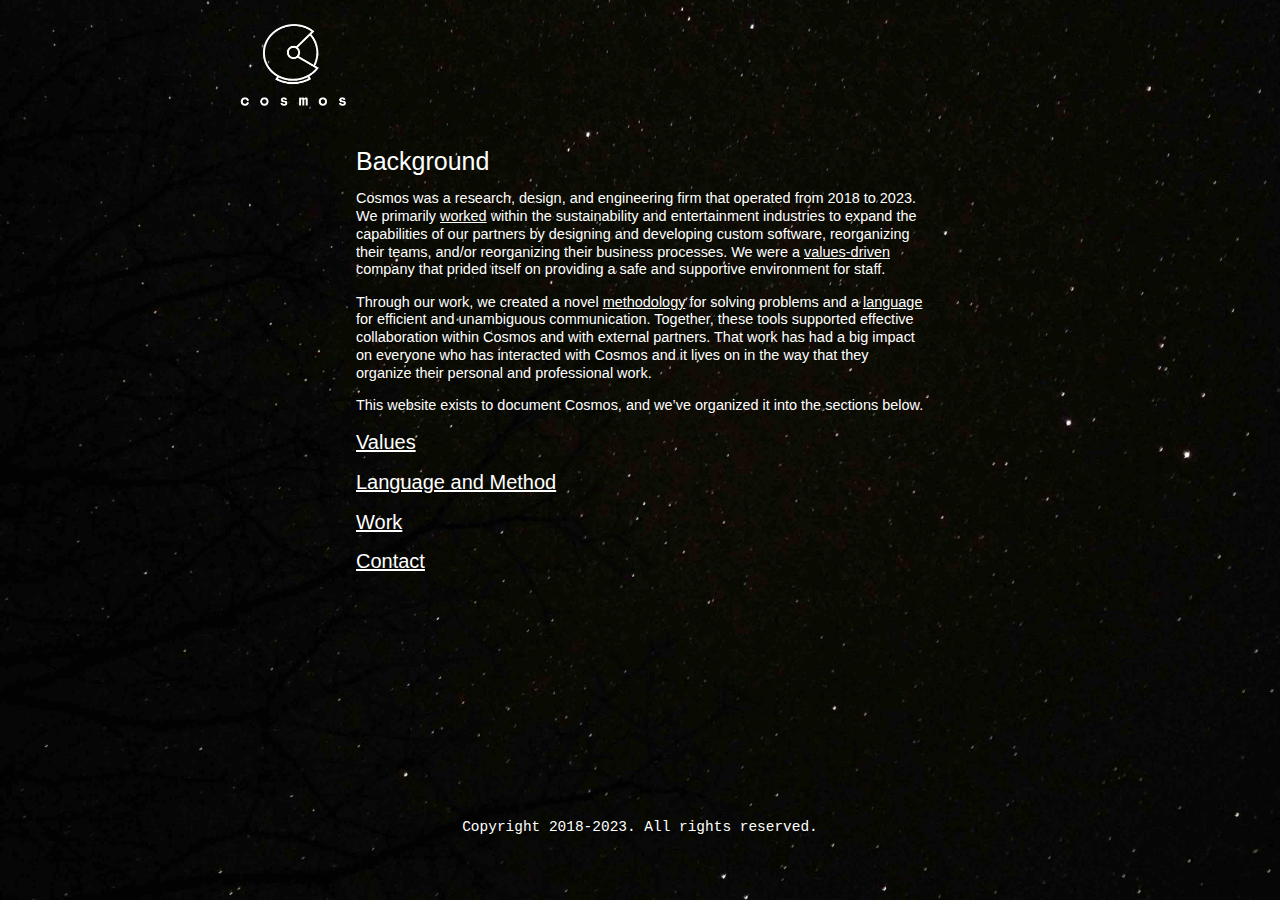
<file: index.html>
<!DOCTYPE html>
<html lang="en-us" dir="ltr">
<head>
	<meta name="generator" content="Hugo 0.120.4">
  <meta charset="utf-8">
<meta name="viewport" content="width=device-width">
<title>Cosmos</title>
<link rel="apple-touch-icon" sizes="180x180" href="/apple-touch-icon.png">
<link rel="icon" type="image/png" sizes="32x32" href="/favicon-32x32.png">
<link rel="icon" type="image/png" sizes="16x16" href="/favicon-16x16.png">
<link rel="manifest" href="/site.webmanifest">
<link rel="mask-icon" href="/safari-pinned-tab.svg" color="#5bbad5">
<meta name="msapplication-TileColor" content="#000000">
<meta name="theme-color" content="#000000">

<link rel="stylesheet" href="/css/main.css">
    <link rel="stylesheet" href="/css/home.css">




</head>
<body>
  <header>
    


<div class="logo">
    
        <img src="/logo-with-type-white.png" width="844" height="618">
    
</div>



  </header>
  <main>
    
    <div class='content'>
        <h1 id="background">Background</h1>
<p>Cosmos was a research, design, and engineering firm that operated from 2018 to 2023. We primarily <a href="/work/">worked</a> within the sustainability and entertainment industries to expand the capabilities of our partners by designing and developing custom software, reorganizing their teams, and/or reorganizing their business processes. We were a <a href="/values/">values-driven</a> company that prided itself on providing a safe and supportive environment for staff.</p>
<p>Through our work, we created a novel <a href="/language-and-method/#method">methodology</a> for solving problems and a <a href="/language-and-method/#language">language</a> for efficient and unambiguous communication. Together, these tools supported effective collaboration within Cosmos and with external partners. That work has had a big impact on everyone who has interacted with Cosmos and it lives on in the way that they organize their personal and professional work.</p>
<p>This website exists to document Cosmos, and we&rsquo;ve organized it into the sections below.</p>
<h2 id="valuesvalues"><a href="/values/">Values</a></h2>
<h2 id="language-and-methodlanguage-and-method"><a href="/language-and-method/">Language and Method</a></h2>
<h2 id="workwork"><a href="/work/">Work</a></h2>
<h2 id="contactcontact"><a href="/contact/">Contact</a></h2>

    </div>

  </main>
  <footer>
    

<p>Copyright 2018-2023. All rights reserved.</p>

  </footer>
</body>
</html>
</file>
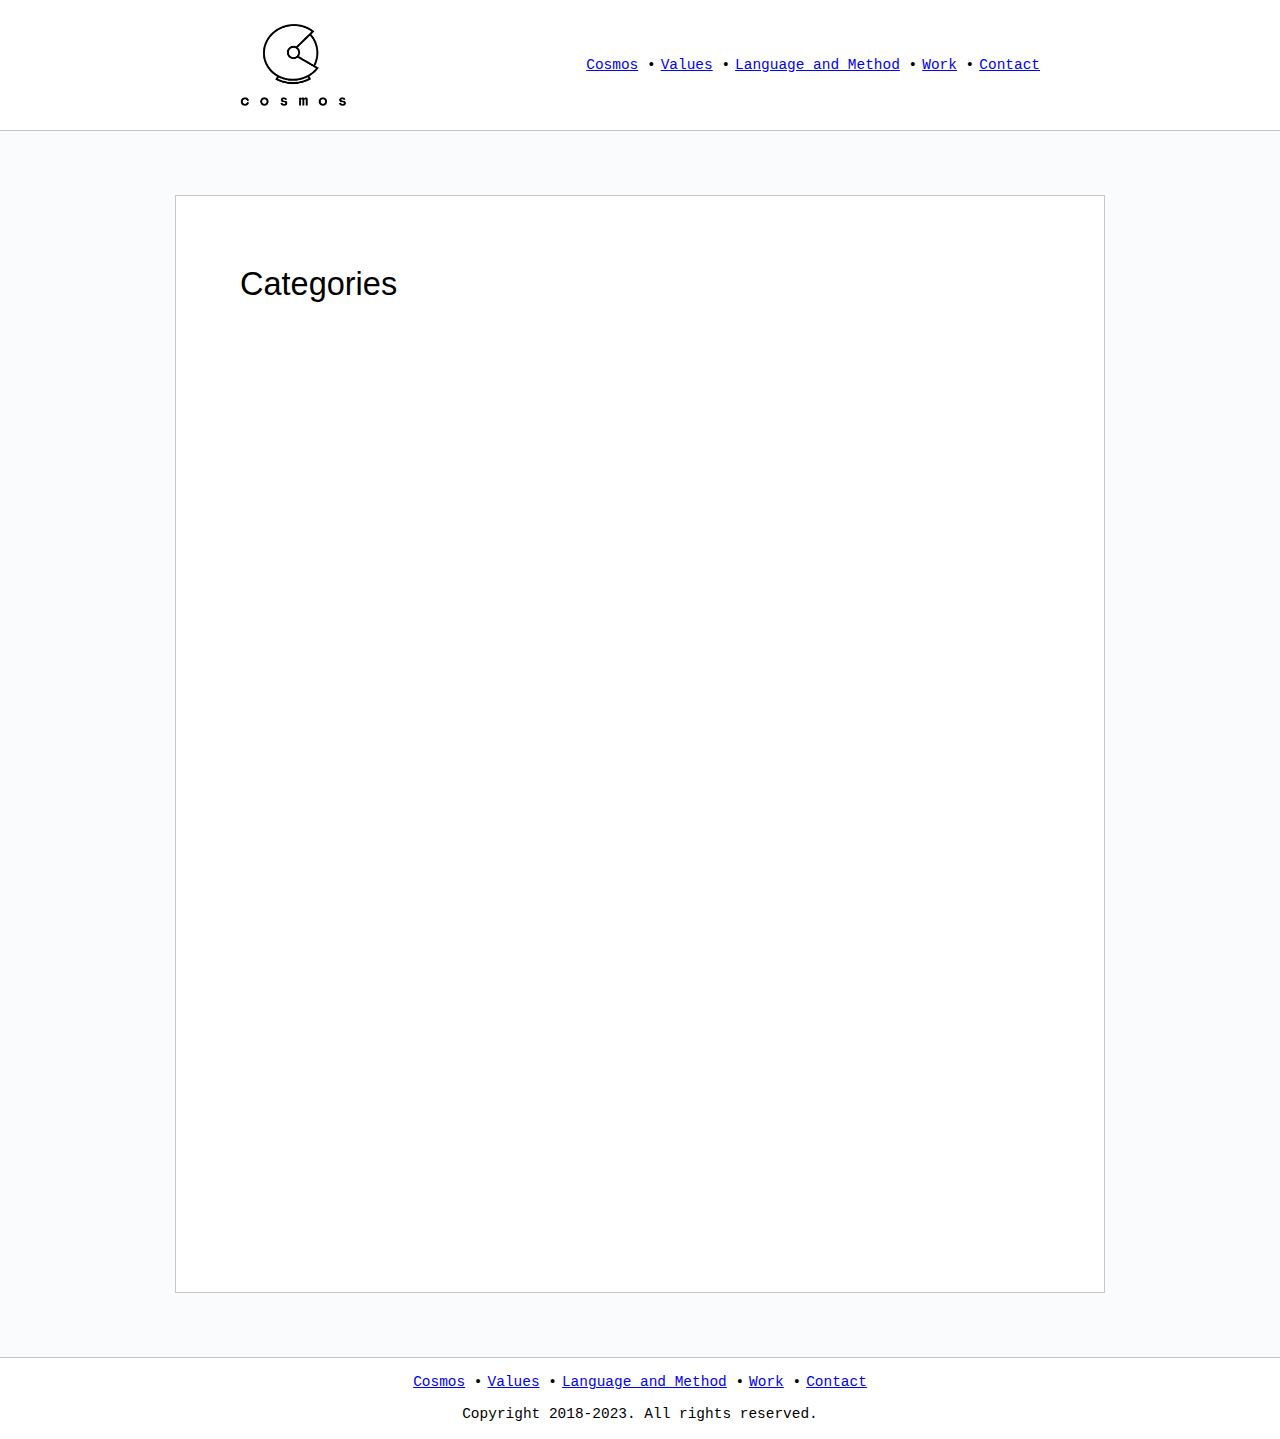
<file: categories/index.html>
<!DOCTYPE html>
<html lang="en-us" dir="ltr">
<head>
  <meta charset="utf-8">
<meta name="viewport" content="width=device-width">
<title>Cosmos | Categories</title>
<link rel="apple-touch-icon" sizes="180x180" href="/apple-touch-icon.png">
<link rel="icon" type="image/png" sizes="32x32" href="/favicon-32x32.png">
<link rel="icon" type="image/png" sizes="16x16" href="/favicon-16x16.png">
<link rel="manifest" href="/site.webmanifest">
<link rel="mask-icon" href="/safari-pinned-tab.svg" color="#5bbad5">
<meta name="msapplication-TileColor" content="#000000">
<meta name="theme-color" content="#000000">

<link rel="stylesheet" href="/css/main.css">
    <link rel="stylesheet" href="/css/content.css">




</head>
<body>
  <header>
    


<div class="logo">
    
        <img src="/logo-with-type-black.png" width="844" height="618">
    
</div>

    <nav>
        <ul>
            
                <li><a href="/">Cosmos</a></li>
            
            
            
            
                
                    
                        <li><a href="/values/">Values</a></li>
                    
                
            
                
                    
                        <li><a href="/language-and-method/">Language and Method</a></li>
                    
                
            
                
                    
                        <li><a href="/work/">Work</a></li>
                    
                
            
                
                    
                        <li><a href="/contact/">Contact</a></li>
                    
                
            
        </ul>
    </nav>



  </header>
  <main>
    
    <div class="background">
        <div class="document">
            <h1 class="title">Categories</h1>
            <h1 class="subtitle"></h1>
            
        </div>
    </div>

  </main>
  <footer>
    
    <nav>
        <ul>
            
                <li><a href="/">Cosmos</a></li>
            
            
            
            
                
                    
                        <li><a href="/values/">Values</a></li>
                    
                
            
                
                    
                        <li><a href="/language-and-method/">Language and Method</a></li>
                    
                
            
                
                    
                        <li><a href="/work/">Work</a></li>
                    
                
            
                
                    
                        <li><a href="/contact/">Contact</a></li>
                    
                
            
        </ul>
    </nav>


<p>Copyright 2018-2023. All rights reserved.</p>

  </footer>
</body>
</html>
</file>
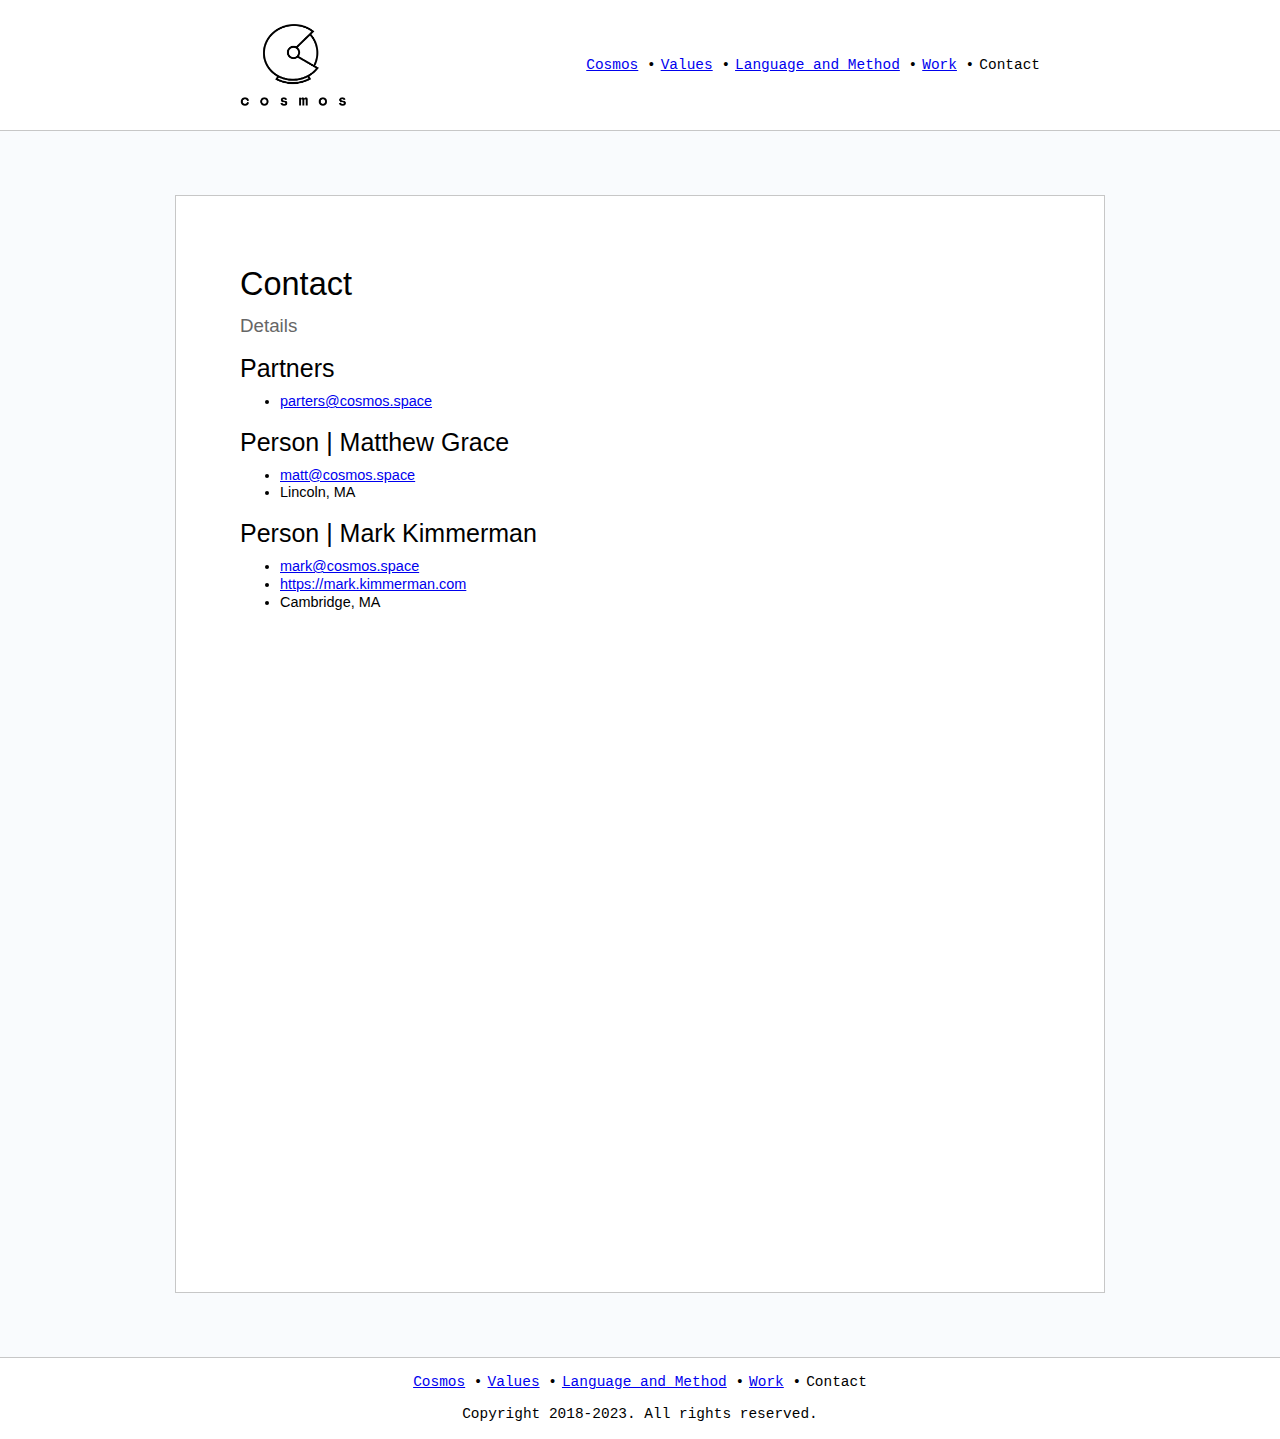
<file: contact/index.html>
<!DOCTYPE html>
<html lang="en-us" dir="ltr">
<head>
  <meta charset="utf-8">
<meta name="viewport" content="width=device-width">
<title>Cosmos | Contact</title>
<link rel="apple-touch-icon" sizes="180x180" href="/apple-touch-icon.png">
<link rel="icon" type="image/png" sizes="32x32" href="/favicon-32x32.png">
<link rel="icon" type="image/png" sizes="16x16" href="/favicon-16x16.png">
<link rel="manifest" href="/site.webmanifest">
<link rel="mask-icon" href="/safari-pinned-tab.svg" color="#5bbad5">
<meta name="msapplication-TileColor" content="#000000">
<meta name="theme-color" content="#000000">

<link rel="stylesheet" href="/css/main.css">
    <link rel="stylesheet" href="/css/content.css">




</head>
<body>
  <header>
    


<div class="logo">
    
        <img src="/logo-with-type-black.png" width="844" height="618">
    
</div>

    <nav>
        <ul>
            
                <li><a href="/">Cosmos</a></li>
            
            
            
            
                
                    
                        <li><a href="/values/">Values</a></li>
                    
                
            
                
                    
                        <li><a href="/language-and-method/">Language and Method</a></li>
                    
                
            
                
                    
                        <li><a href="/work/">Work</a></li>
                    
                
            
                
                    
                        <li>Contact</li>
                    
                
            
        </ul>
    </nav>



  </header>
  <main>
    
    <div class="background">
        <div class="document">
            <h1 class="title">Contact</h1>
            <h1 class="subtitle">Details</h1>
            <h1 id="partners">Partners</h1>
<ul>
<li><a href="mailto:parters@cosmos.space">parters@cosmos.space</a></li>
</ul>
<h1 id="person--matthew-grace">Person | Matthew Grace</h1>
<ul>
<li><a href="mailto:matt@cosmos.space">matt@cosmos.space</a></li>
<li>Lincoln, MA</li>
</ul>
<h1 id="person--mark-kimmerman">Person | Mark Kimmerman</h1>
<ul>
<li><a href="mailto:mark@cosmos.space">mark@cosmos.space</a></li>
<li><a href="https://mark.kimmerman.com">https://mark.kimmerman.com</a></li>
<li>Cambridge, MA</li>
</ul>

        </div>
    </div>

  </main>
  <footer>
    
    <nav>
        <ul>
            
                <li><a href="/">Cosmos</a></li>
            
            
            
            
                
                    
                        <li><a href="/values/">Values</a></li>
                    
                
            
                
                    
                        <li><a href="/language-and-method/">Language and Method</a></li>
                    
                
            
                
                    
                        <li><a href="/work/">Work</a></li>
                    
                
            
                
                    
                        <li>Contact</li>
                    
                
            
        </ul>
    </nav>


<p>Copyright 2018-2023. All rights reserved.</p>

  </footer>
</body>
</html>
</file>
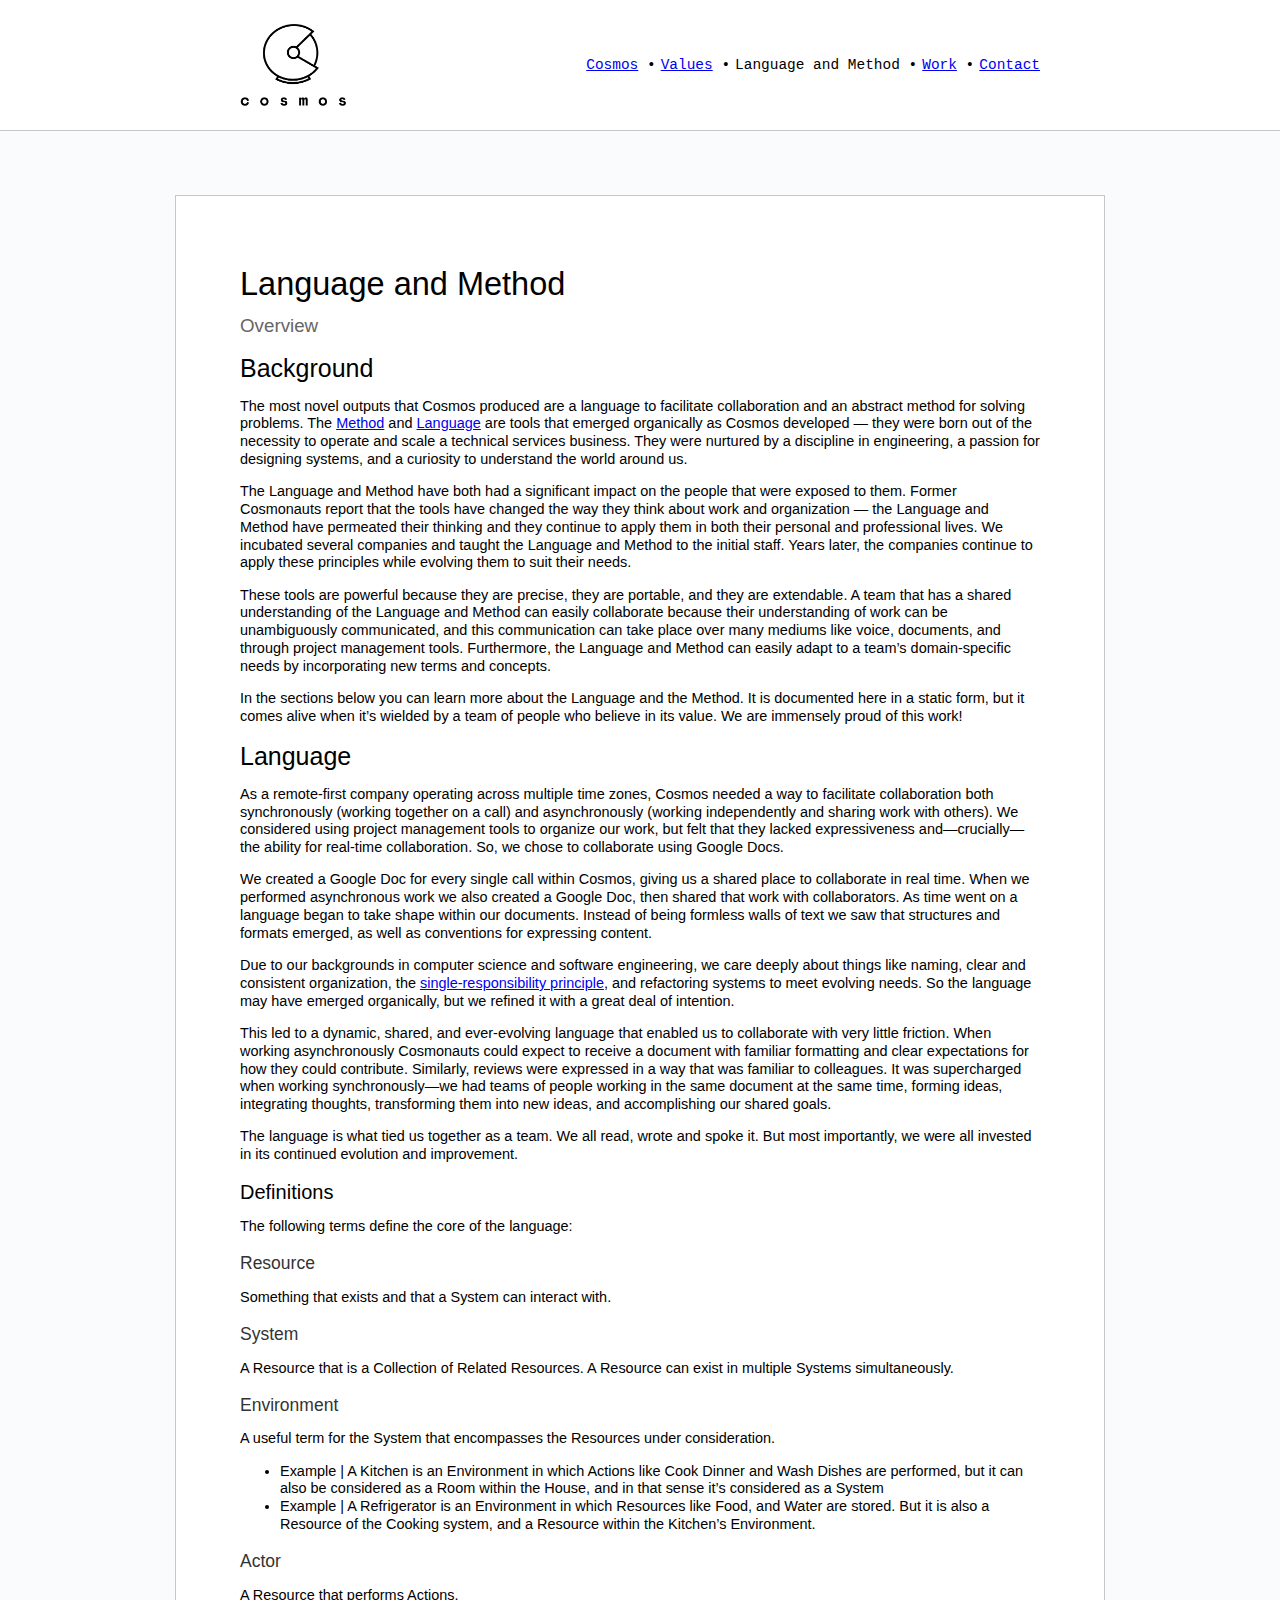
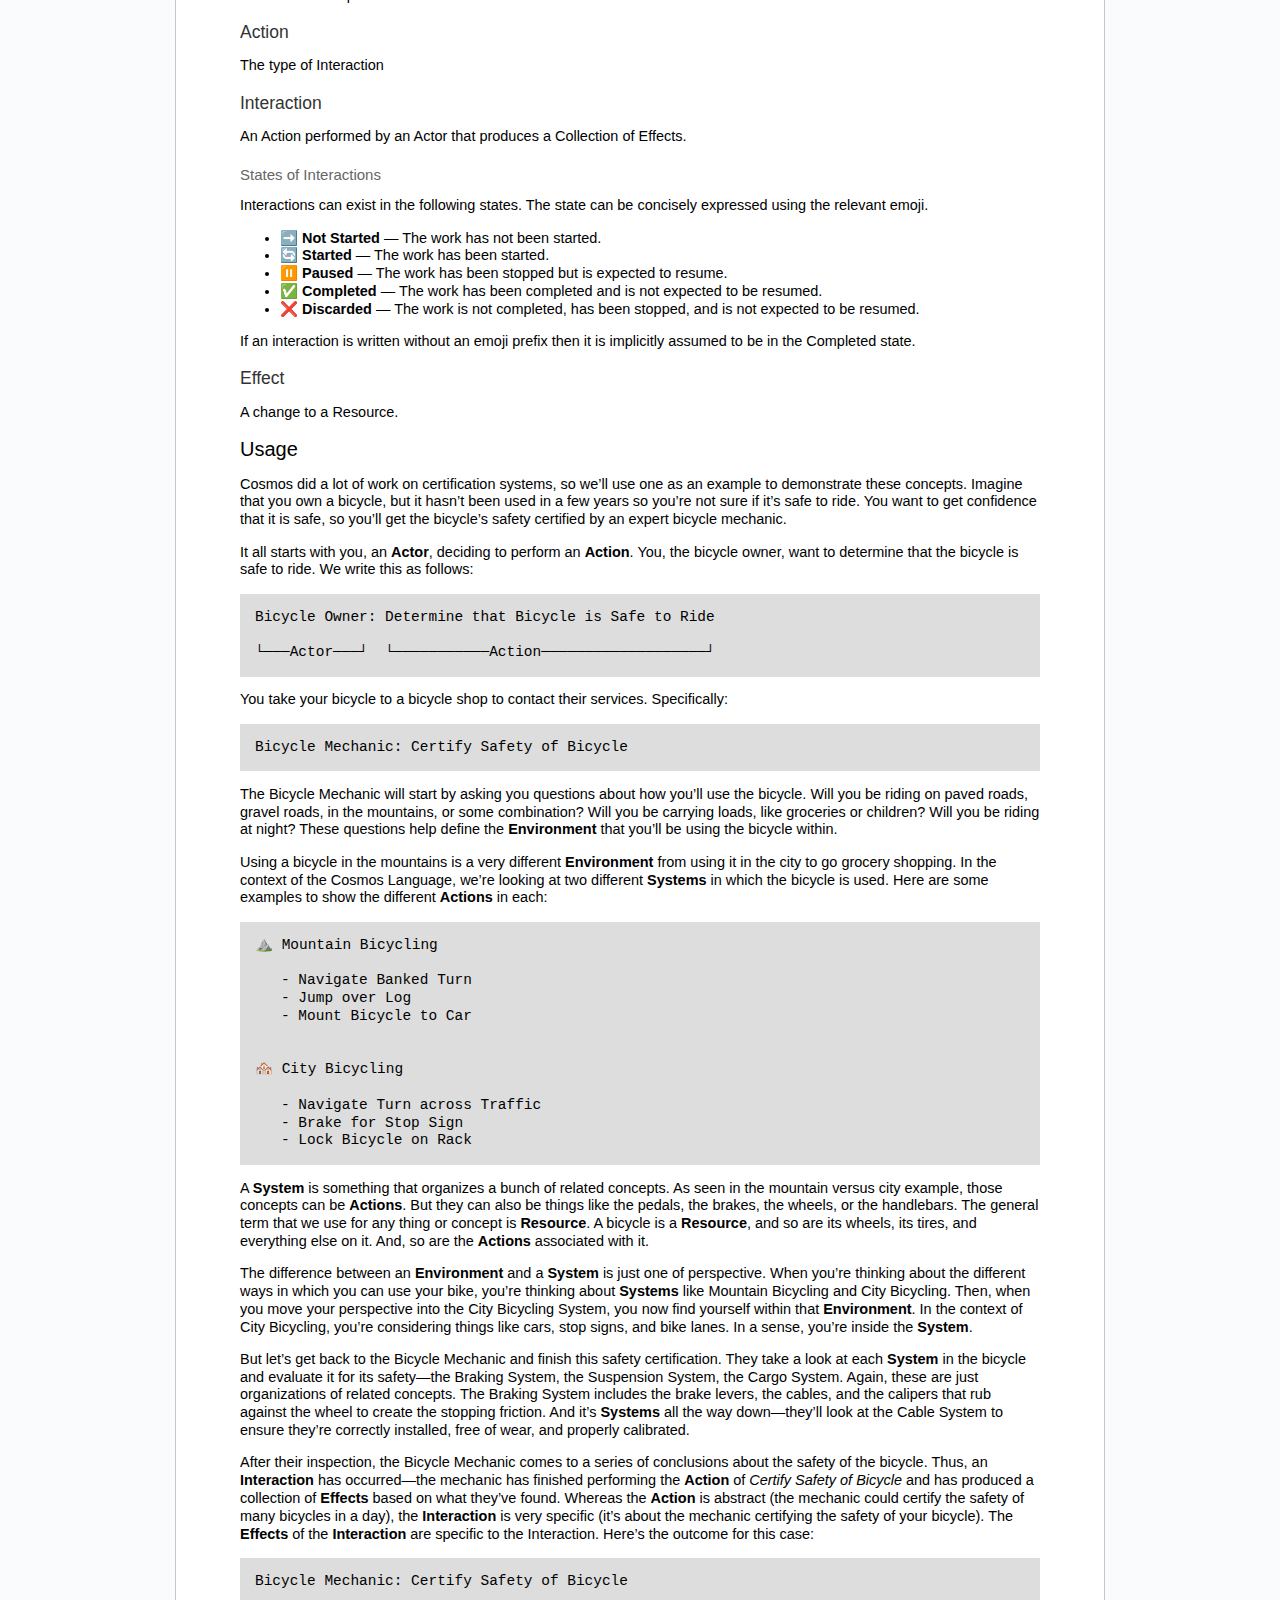
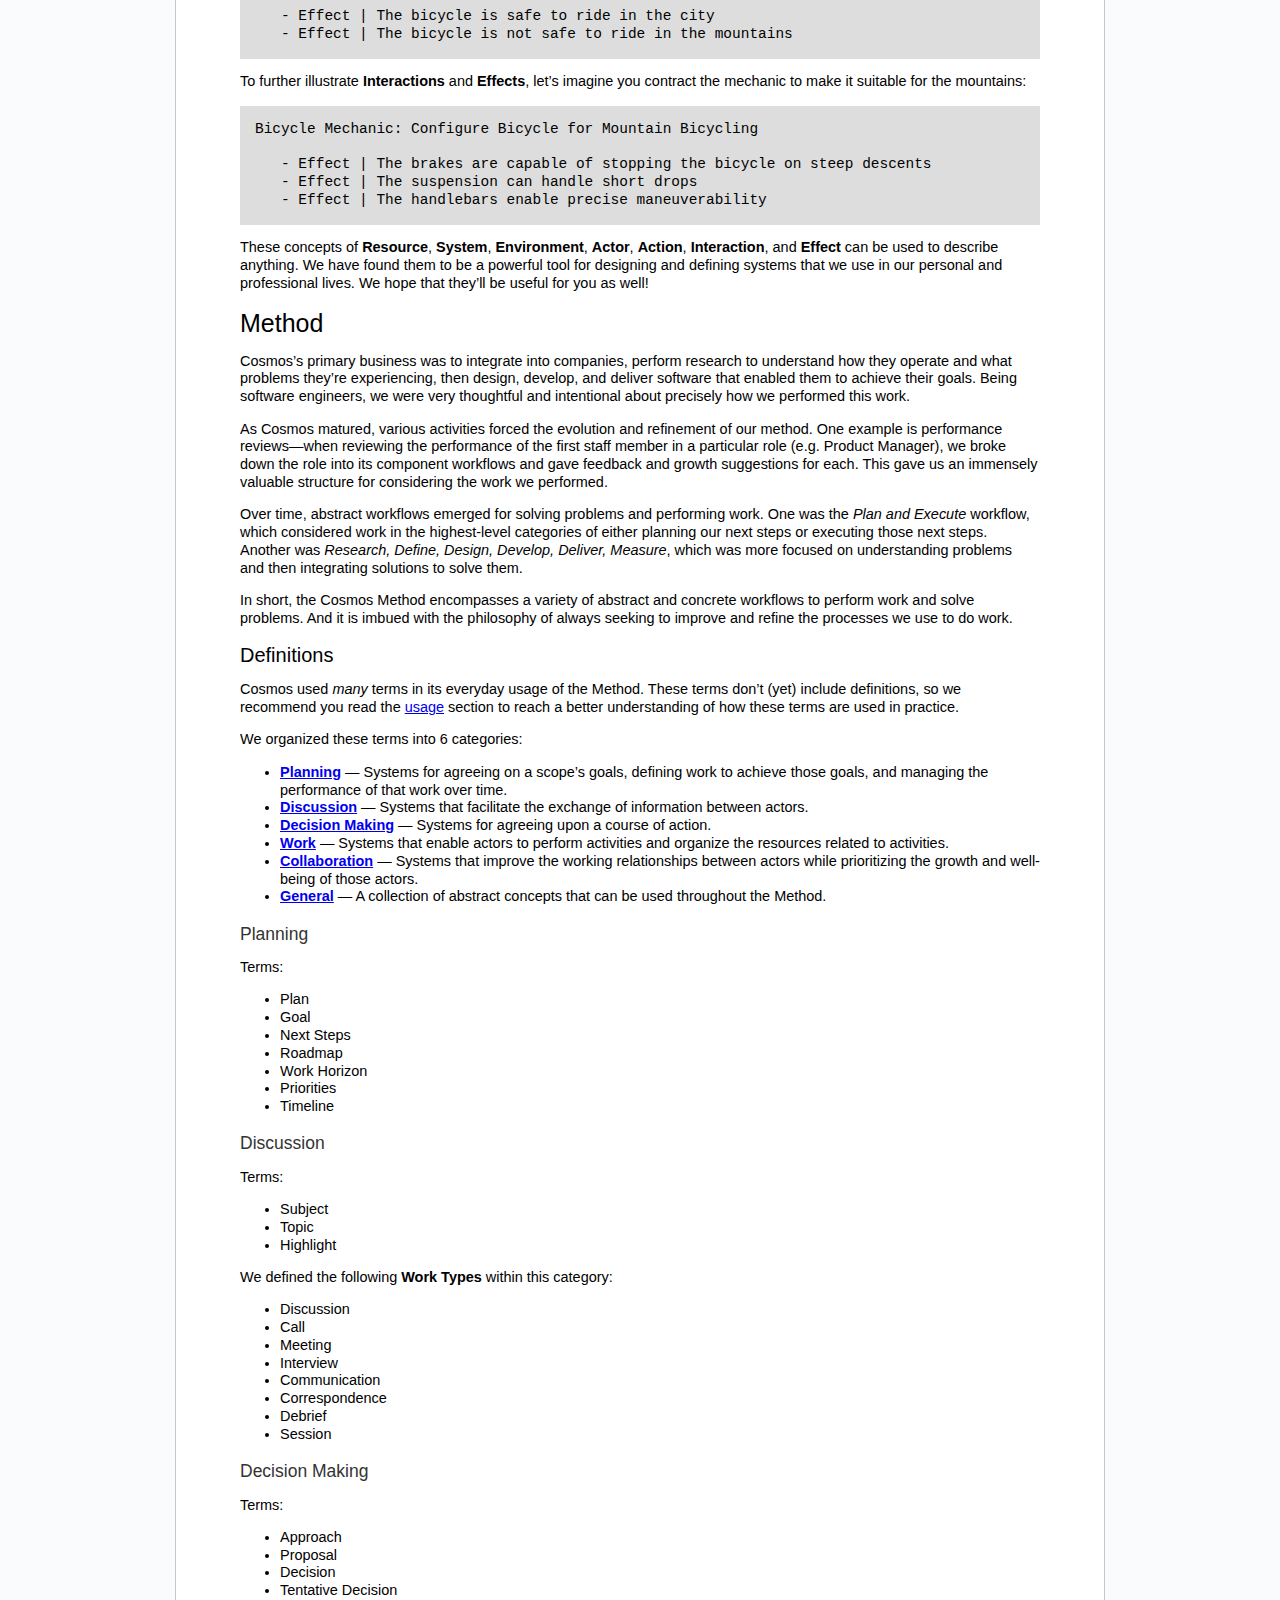
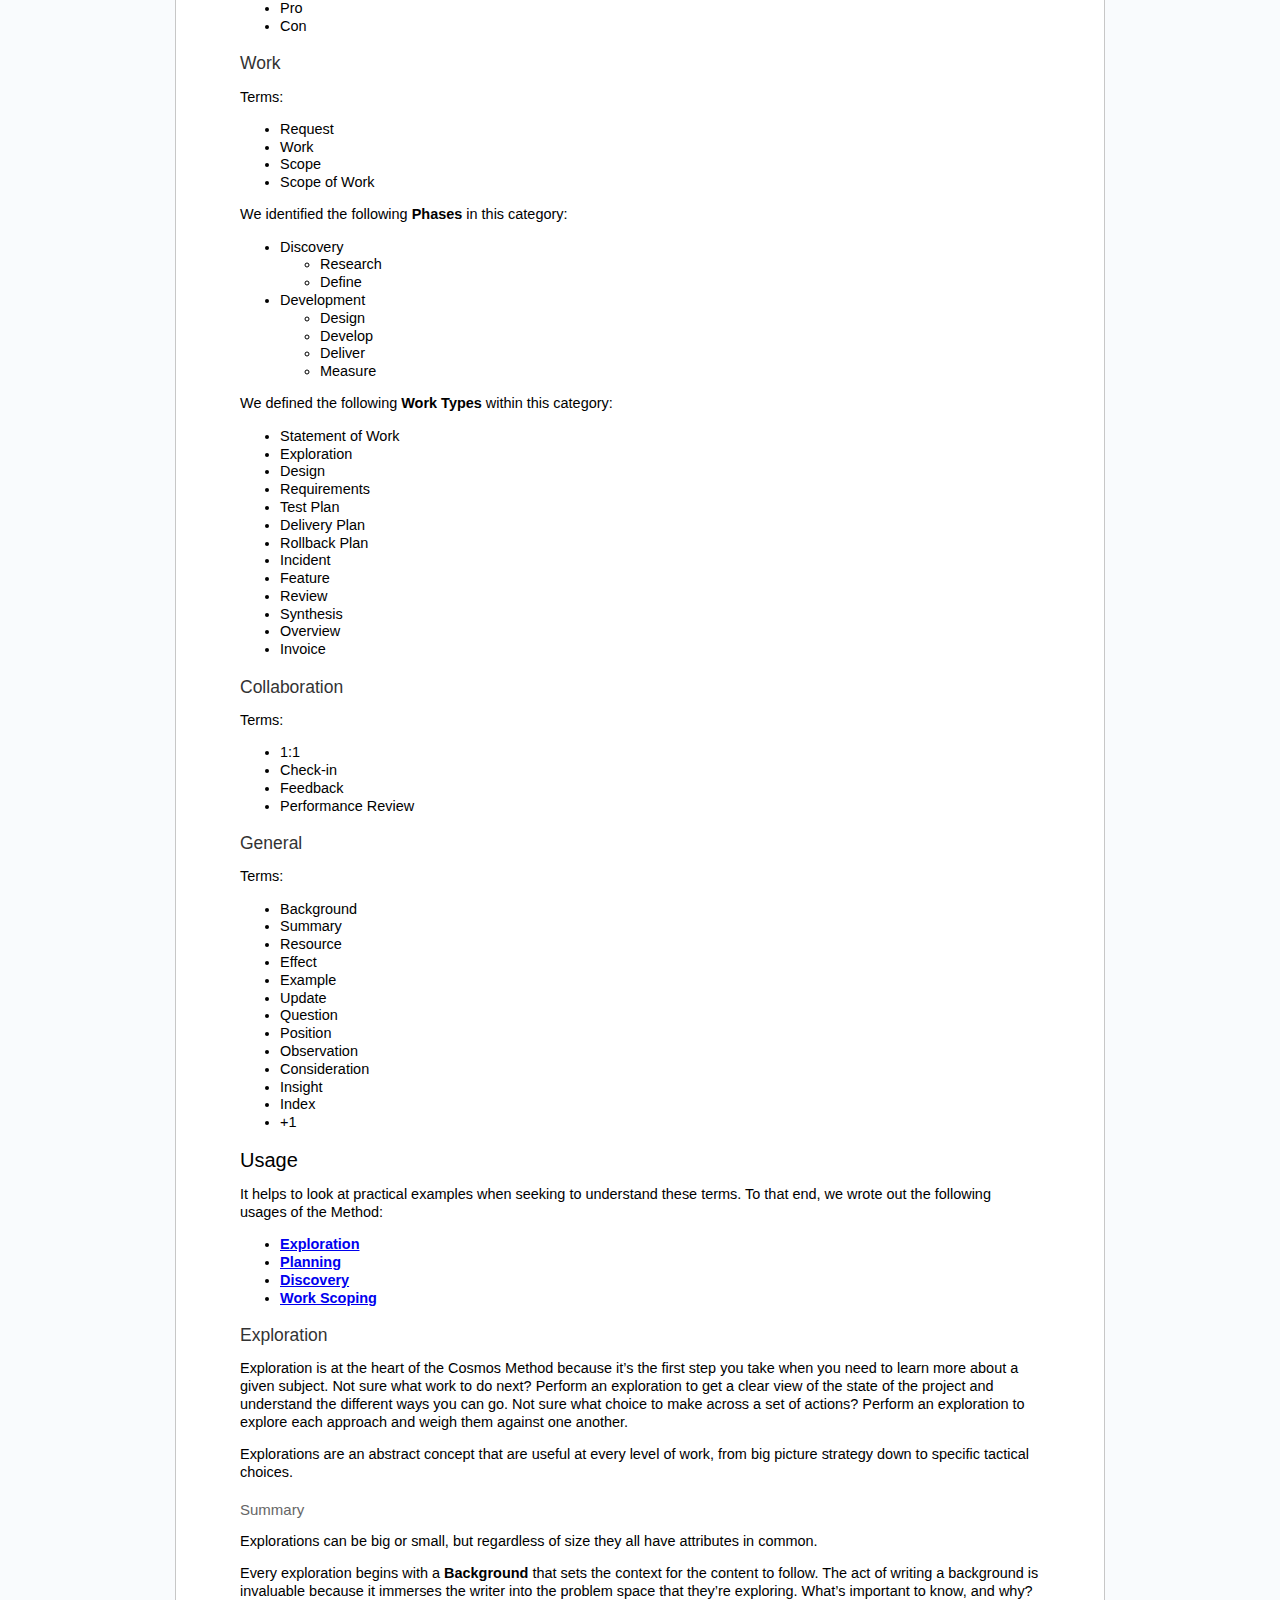
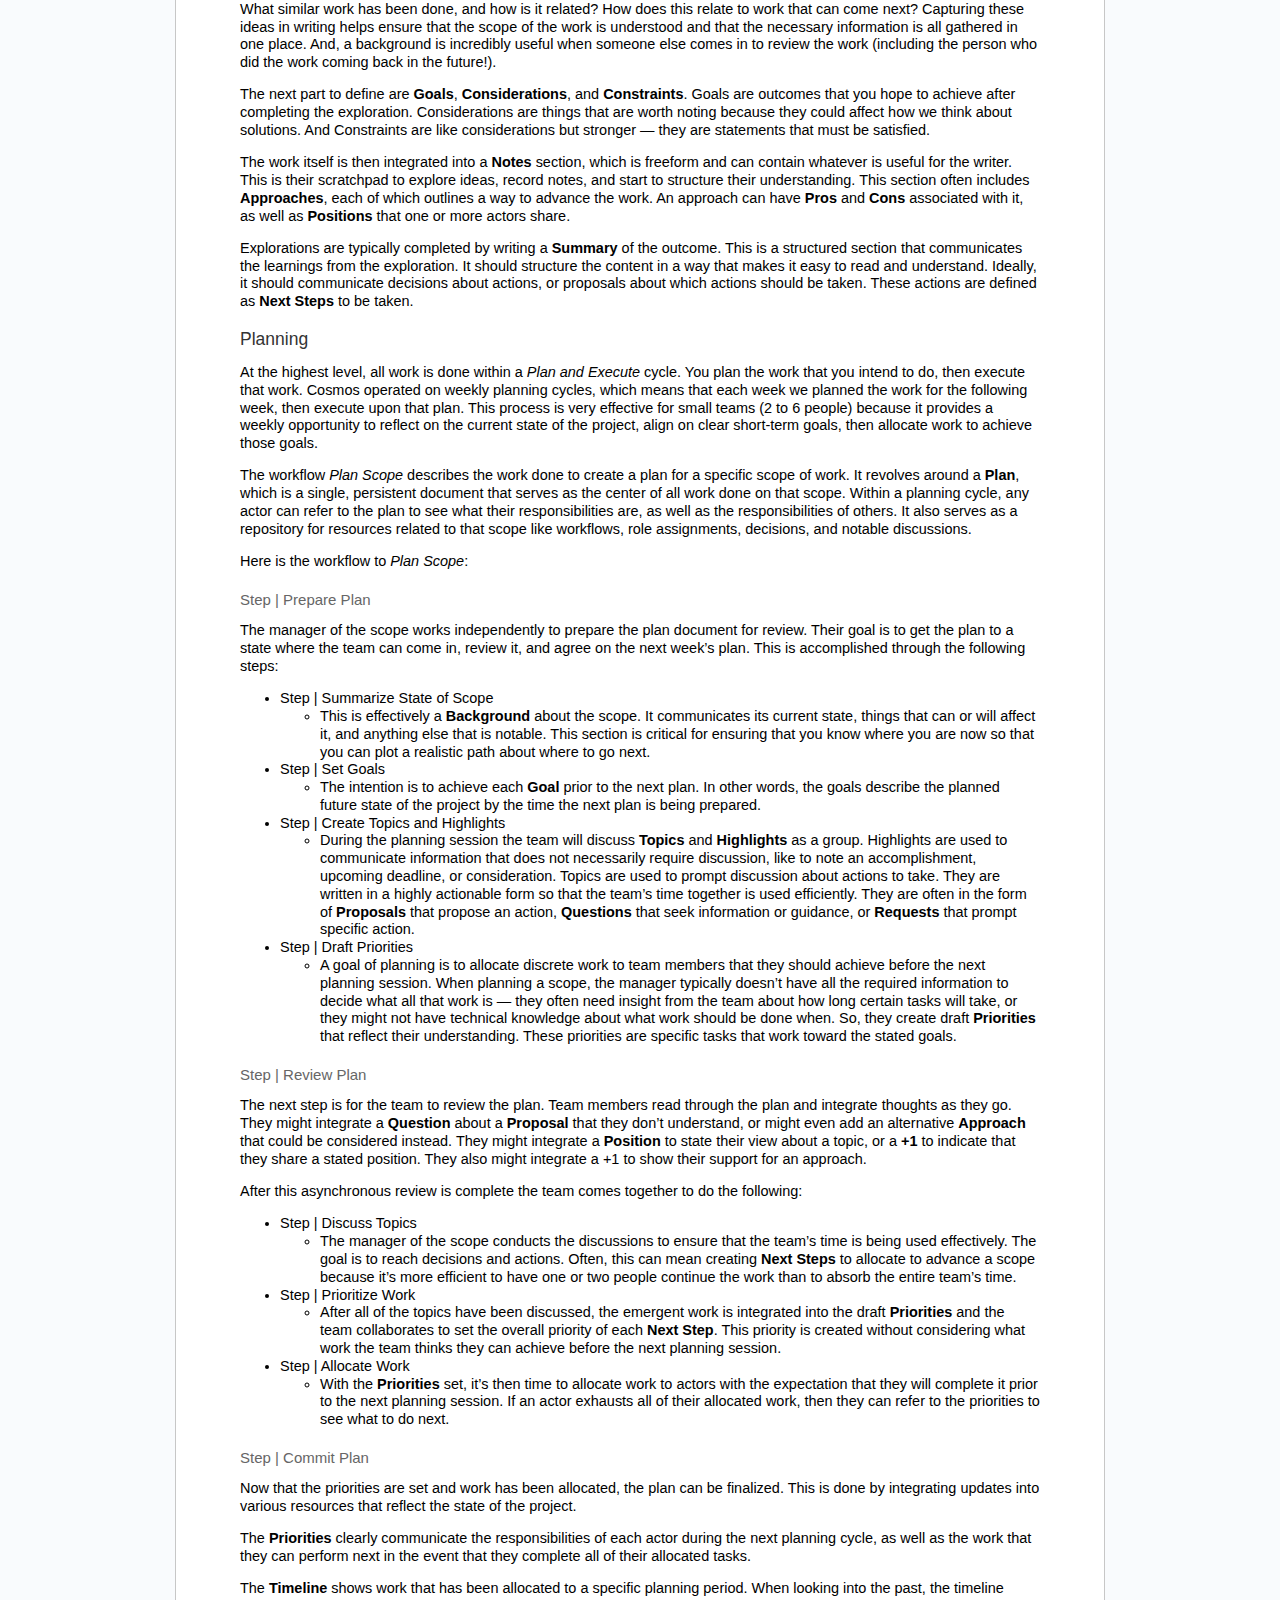
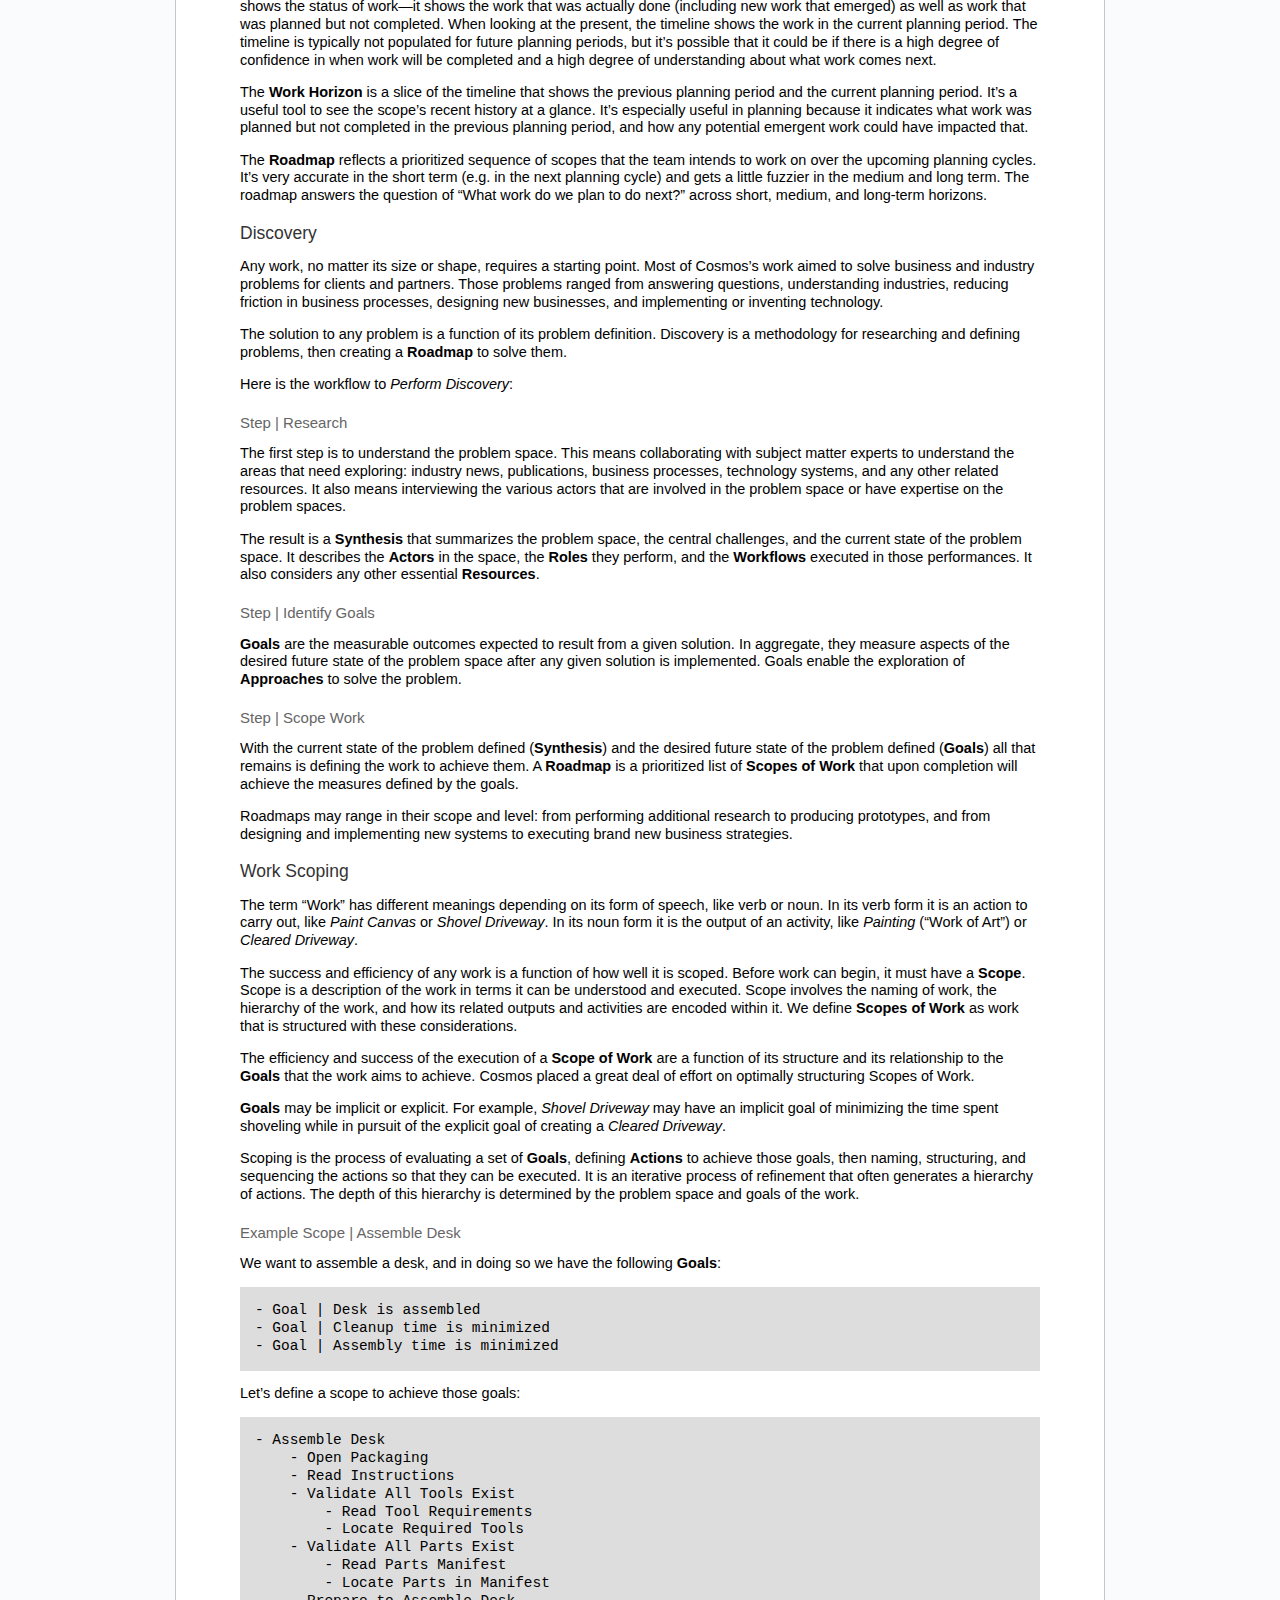
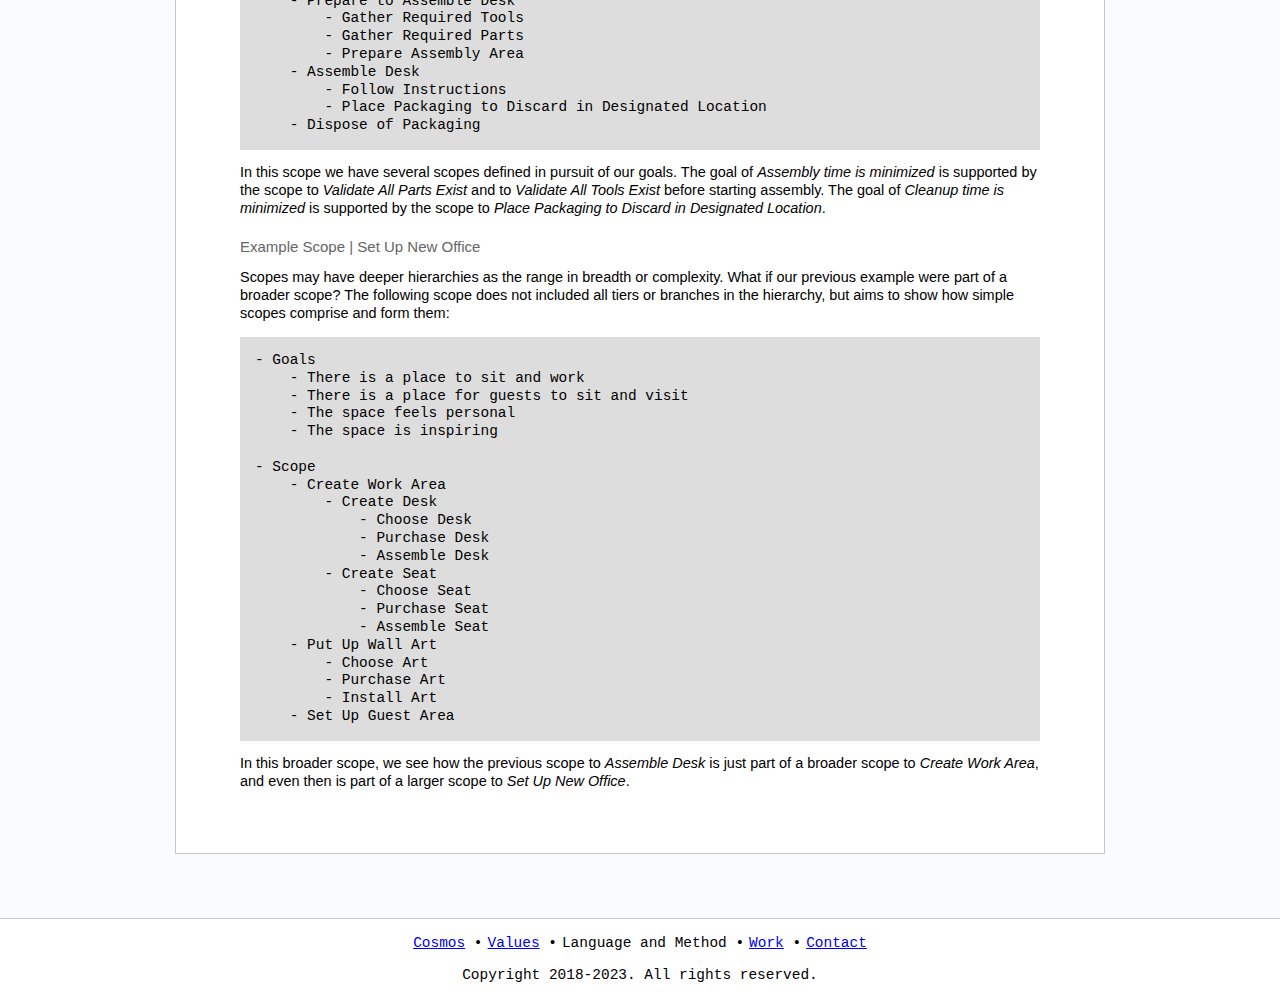
<file: language-and-method/index.html>
<!DOCTYPE html>
<html lang="en-us" dir="ltr">
<head>
  <meta charset="utf-8">
<meta name="viewport" content="width=device-width">
<title>Cosmos | Language and Method</title>
<link rel="apple-touch-icon" sizes="180x180" href="/apple-touch-icon.png">
<link rel="icon" type="image/png" sizes="32x32" href="/favicon-32x32.png">
<link rel="icon" type="image/png" sizes="16x16" href="/favicon-16x16.png">
<link rel="manifest" href="/site.webmanifest">
<link rel="mask-icon" href="/safari-pinned-tab.svg" color="#5bbad5">
<meta name="msapplication-TileColor" content="#000000">
<meta name="theme-color" content="#000000">

<link rel="stylesheet" href="/css/main.css">
    <link rel="stylesheet" href="/css/content.css">




</head>
<body>
  <header>
    


<div class="logo">
    
        <img src="/logo-with-type-black.png" width="844" height="618">
    
</div>

    <nav>
        <ul>
            
                <li><a href="/">Cosmos</a></li>
            
            
            
            
                
                    
                        <li><a href="/values/">Values</a></li>
                    
                
            
                
                    
                        <li>Language and Method</li>
                    
                
            
                
                    
                        <li><a href="/work/">Work</a></li>
                    
                
            
                
                    
                        <li><a href="/contact/">Contact</a></li>
                    
                
            
        </ul>
    </nav>



  </header>
  <main>
    
    <div class="background">
        <div class="document">
            <h1 class="title">Language and Method</h1>
            <h1 class="subtitle">Overview</h1>
            <h1 id="background">Background</h1>
<p>The most novel outputs that Cosmos produced are a language to facilitate collaboration and an abstract method for solving problems. The <a href="#method">Method</a> and <a href="#language">Language</a> are tools that emerged organically as Cosmos developed — they were born out of the necessity to operate and scale a technical services business. They were nurtured by a discipline in engineering, a passion for designing systems, and a curiosity to understand the world around us.</p>
<p>The Language and Method have both had a significant impact on the people that were exposed to them. Former Cosmonauts report that the tools have changed the way they think about work and organization — the Language and Method have permeated their thinking and they continue to apply them in both their personal and professional lives. We incubated several companies and taught the Language and Method to the initial staff. Years later, the companies continue to apply these principles while evolving them to suit their needs.</p>
<p>These tools are powerful because they are precise, they are portable, and they are extendable. A team that has a shared understanding of the Language and Method can easily collaborate because their understanding of work can be unambiguously communicated, and this communication can take place over many mediums like voice, documents, and through project management tools. Furthermore, the Language and Method can easily adapt to a team&rsquo;s domain-specific needs by incorporating new terms and concepts.</p>
<p>In the sections below you can learn more about the Language and the Method. It is documented here in a static form, but it comes alive when it&rsquo;s wielded by a team of people who believe in its value. We are immensely proud of this work!</p>
<h1 id="language">Language</h1>
<p>As a remote-first company operating across multiple time zones, Cosmos needed a way to facilitate collaboration both synchronously (working together on a call) and asynchronously (working independently and sharing work with others). We considered using project management tools to organize our work, but felt that they lacked expressiveness and—crucially—the ability for real-time collaboration. So, we chose to collaborate using Google Docs.</p>
<p>We created a Google Doc for every single call within Cosmos, giving us a shared place to collaborate in real time. When we performed asynchronous work we also created a Google Doc, then shared that work with collaborators. As time went on a language began to take shape within our documents. Instead of being formless walls of text we saw that structures and formats emerged, as well as conventions for expressing content.</p>
<p>Due to our backgrounds in computer science and software engineering, we care deeply about things like naming, clear and consistent organization, the <a href="https://en.wikipedia.org/wiki/Single-responsibility_principle">single-responsibility principle</a>, and refactoring systems to meet evolving needs. So the language may have emerged organically, but we refined it with a great deal of intention.</p>
<p>This led to a dynamic, shared, and ever-evolving language that enabled us to collaborate with very little friction. When working asynchronously Cosmonauts could expect to receive a document with familiar formatting and clear expectations for how they could contribute. Similarly, reviews were expressed in a way that was familiar to colleagues. It was supercharged when working synchronously—we had teams of people working in the same document at the same time, forming ideas, integrating thoughts, transforming them into new ideas, and accomplishing our shared goals.</p>
<p>The language is what tied us together as a team. We all read, wrote and spoke it. But most importantly, we were all invested in its continued evolution and improvement.</p>
<h2 id="definitions">Definitions</h2>
<p>The following terms define the core of the language:</p>
<h3 id="resource">Resource</h3>
<p>Something that exists and that a System can interact with.</p>
<h3 id="system">System</h3>
<p>A Resource that is a Collection of Related Resources. A Resource can exist in multiple Systems simultaneously.</p>
<h3 id="environment">Environment</h3>
<p>A useful term for the System that encompasses the Resources under consideration.</p>
<ul>
<li>Example | A Kitchen is an Environment in which Actions like Cook Dinner and Wash Dishes are performed, but it can also be considered as a Room within the House, and in that sense it&rsquo;s considered as a System</li>
<li>Example | A Refrigerator is an Environment in which Resources like Food, and Water are stored. But it is also a Resource of the Cooking system, and a Resource within the Kitchen&rsquo;s Environment.</li>
</ul>
<h3 id="actor">Actor</h3>
<p>A Resource that performs Actions.</p>
<h3 id="action">Action</h3>
<p>The type of Interaction</p>
<h3 id="interaction">Interaction</h3>
<p>An Action performed by an Actor that produces a Collection of Effects.</p>
<h4 id="states-of-interactions">States of Interactions</h4>
<p>Interactions can exist in the following states. The state can be concisely expressed using the relevant emoji.</p>
<ul>
<li>➡️ <strong>Not Started</strong> — The work has not been started.</li>
<li>🔄 <strong>Started</strong> — The work has been started.</li>
<li>⏸️ <strong>Paused</strong> — The work has been stopped but is expected to resume.</li>
<li>✅ <strong>Completed</strong> — The work has been completed and is not expected to be resumed.</li>
<li>❌ <strong>Discarded</strong> — The work is not completed, has been stopped, and is not expected to be resumed.</li>
</ul>
<p>If an interaction is written without an emoji prefix then it is implicitly assumed to be in the Completed state.</p>
<h3 id="effect">Effect</h3>
<p>A change to a Resource.</p>
<h2 id="usage">Usage</h2>
<p>Cosmos did a lot of work on certification systems, so we&rsquo;ll use one as an example to demonstrate these concepts. Imagine that you own a bicycle, but it hasn&rsquo;t been used in a few years so you&rsquo;re not sure if it&rsquo;s safe to ride. You want to get confidence that it is safe, so you&rsquo;ll get the bicycle&rsquo;s safety certified by an expert bicycle mechanic.</p>
<p>It all starts with you, an <strong>Actor</strong>, deciding to perform an <strong>Action</strong>. You, the bicycle owner, want to determine that the bicycle is safe to ride. We write this as follows:</p>
<pre tabindex="0"><code>Bicycle Owner: Determine that Bicycle is Safe to Ride

└───Actor───┘  └───────────Action───────────────────┘
</code></pre><p>You take your bicycle to a bicycle shop to contact their services. Specifically:</p>
<pre tabindex="0"><code>Bicycle Mechanic: Certify Safety of Bicycle
</code></pre><p>The Bicycle Mechanic will start by asking you questions about how you&rsquo;ll use the bicycle. Will you be riding on paved roads, gravel roads, in the mountains, or some combination? Will you be carrying loads, like groceries or children? Will you be riding at night? These questions help define the <strong>Environment</strong> that you&rsquo;ll be using the bicycle within.</p>
<p>Using a bicycle in the mountains is a very different <strong>Environment</strong> from using it in the city to go grocery shopping. In the context of the Cosmos Language, we&rsquo;re looking at two different <strong>Systems</strong> in which the bicycle is used. Here are some examples to show the different <strong>Actions</strong> in each:</p>
<pre tabindex="0"><code>⛰️ Mountain Bicycling

   - Navigate Banked Turn
   - Jump over Log
   - Mount Bicycle to Car


🏘️ City Bicycling

   - Navigate Turn across Traffic
   - Brake for Stop Sign
   - Lock Bicycle on Rack
</code></pre><p>A <strong>System</strong> is something that organizes a bunch of related concepts. As seen in the mountain versus city example, those concepts can be <strong>Actions</strong>. But they can also be things like the pedals, the brakes, the wheels, or the handlebars. The general term that we use for any thing or concept is <strong>Resource</strong>. A bicycle is a <strong>Resource</strong>, and so are its wheels, its tires, and everything else on it. And, so are the <strong>Actions</strong> associated with it.</p>
<p>The difference between an <strong>Environment</strong> and a <strong>System</strong> is just one of perspective. When you&rsquo;re thinking about the different ways in which you can use your bike, you&rsquo;re thinking about <strong>Systems</strong> like Mountain Bicycling and City Bicycling. Then, when you move your perspective into the City Bicycling System, you now find yourself within that <strong>Environment</strong>. In the context of City Bicycling, you&rsquo;re considering things like cars, stop signs, and bike lanes. In a sense, you&rsquo;re inside the <strong>System</strong>.</p>
<p>But let&rsquo;s get back to the Bicycle Mechanic and finish this safety certification. They take a look at each <strong>System</strong> in the bicycle and evaluate it for its safety—the Braking System, the Suspension System, the Cargo System. Again, these are just organizations of related concepts. The Braking System includes the brake levers, the cables, and the calipers that rub against the wheel to create the stopping friction. And it&rsquo;s <strong>Systems</strong> all the way down—they&rsquo;ll look at the Cable System to ensure they&rsquo;re correctly installed, free of wear, and properly calibrated.</p>
<p>After their inspection, the Bicycle Mechanic comes to a series of conclusions about the safety of the bicycle. Thus, an <strong>Interaction</strong> has occurred—the mechanic has finished performing the <strong>Action</strong> of <em>Certify Safety of Bicycle</em> and has produced a collection of <strong>Effects</strong> based on what they&rsquo;ve found. Whereas the <strong>Action</strong> is abstract (the mechanic could certify the safety of many bicycles in a day), the <strong>Interaction</strong> is very specific (it&rsquo;s about the mechanic certifying the safety of your bicycle). The <strong>Effects</strong> of the <strong>Interaction</strong> are specific to the Interaction. Here&rsquo;s the outcome for this case:</p>
<pre tabindex="0"><code>Bicycle Mechanic: Certify Safety of Bicycle

   - Effect | The bicycle is safe to ride in the city
   - Effect | The bicycle is not safe to ride in the mountains
</code></pre><p>To further illustrate <strong>Interactions</strong> and <strong>Effects</strong>, let&rsquo;s imagine you contract the mechanic to make it suitable for the mountains:</p>
<pre tabindex="0"><code>Bicycle Mechanic: Configure Bicycle for Mountain Bicycling

   - Effect | The brakes are capable of stopping the bicycle on steep descents
   - Effect | The suspension can handle short drops
   - Effect | The handlebars enable precise maneuverability
</code></pre><p>These concepts of <strong>Resource</strong>, <strong>System</strong>, <strong>Environment</strong>, <strong>Actor</strong>, <strong>Action</strong>, <strong>Interaction</strong>, and <strong>Effect</strong> can be used to describe anything. We have found them to be a powerful tool for designing and defining systems that we use in our personal and professional lives. We hope that they&rsquo;ll be useful for you as well!</p>
<h1 id="method">Method</h1>
<p>Cosmos&rsquo;s primary business was to integrate into companies, perform research to understand how they operate and what problems they&rsquo;re experiencing, then design, develop, and deliver software that enabled them to achieve their goals. Being software engineers, we were very thoughtful and intentional about precisely how we performed this work.</p>
<p>As Cosmos matured, various activities forced the evolution and refinement of our method. One example is performance reviews—when reviewing the performance of the first staff member in a particular role (e.g. Product Manager), we broke down the role into its component workflows and gave feedback and growth suggestions for each. This gave us an immensely valuable structure for considering the work we performed.</p>
<p>Over time, abstract workflows emerged for solving problems and performing work. One was the <em>Plan and Execute</em> workflow, which considered work in the highest-level categories of either planning our next steps or executing those next steps. Another was <em>Research, Define, Design, Develop, Deliver, Measure</em>, which was more focused on understanding problems and then integrating solutions to solve them.</p>
<p>In short, the Cosmos Method encompasses a variety of abstract and concrete workflows to perform work and solve problems. And it is imbued with the  philosophy of always seeking to improve and refine the processes we use to do work.</p>
<h2 id="definitions-1">Definitions</h2>
<p>Cosmos used <em>many</em> terms in its everyday usage of the Method. These terms don&rsquo;t (yet) include definitions, so we recommend you read the <a href="#usage-1">usage</a> section to reach a better understanding of how these terms are used in practice.</p>
<p>We organized these terms into 6 categories:</p>
<ul>
<li><strong><a href="#planning">Planning</a></strong> — Systems for agreeing on a scope&rsquo;s goals, defining work to achieve those goals, and managing the performance of that work over time.</li>
<li><strong><a href="#discussion">Discussion</a></strong> — Systems that facilitate the exchange of information between actors.</li>
<li><strong><a href="#decision-making">Decision Making</a></strong> — Systems for agreeing upon a course of action.</li>
<li><strong><a href="#work">Work</a></strong> — Systems that enable actors to perform activities and organize the resources related to activities.</li>
<li><strong><a href="#collaboration">Collaboration</a></strong> — Systems that improve the working relationships between actors while prioritizing the growth and well-being of those actors.</li>
<li><strong><a href="#general">General</a></strong> — A collection of abstract concepts that can be used throughout the Method.</li>
</ul>
<h3 id="planning">Planning</h3>
<p>Terms:</p>
<ul>
<li>Plan</li>
<li>Goal</li>
<li>Next Steps</li>
<li>Roadmap</li>
<li>Work Horizon</li>
<li>Priorities</li>
<li>Timeline</li>
</ul>
<h3 id="discussion">Discussion</h3>
<p>Terms:</p>
<ul>
<li>Subject</li>
<li>Topic</li>
<li>Highlight</li>
</ul>
<p>We defined the following <strong>Work Types</strong> within this category:</p>
<ul>
<li>Discussion</li>
<li>Call</li>
<li>Meeting</li>
<li>Interview</li>
<li>Communication</li>
<li>Correspondence</li>
<li>Debrief</li>
<li>Session</li>
</ul>
<h3 id="decision-making">Decision Making</h3>
<p>Terms:</p>
<ul>
<li>Approach</li>
<li>Proposal</li>
<li>Decision</li>
<li>Tentative Decision</li>
<li>Pro</li>
<li>Con</li>
</ul>
<h3 id="work">Work</h3>
<p>Terms:</p>
<ul>
<li>Request</li>
<li>Work</li>
<li>Scope</li>
<li>Scope of Work</li>
</ul>
<p>We identified the following <strong>Phases</strong> in this category:</p>
<ul>
<li>Discovery
<ul>
<li>Research</li>
<li>Define</li>
</ul>
</li>
<li>Development
<ul>
<li>Design</li>
<li>Develop</li>
<li>Deliver</li>
<li>Measure</li>
</ul>
</li>
</ul>
<p>We defined the following <strong>Work Types</strong> within this category:</p>
<ul>
<li>Statement of Work</li>
<li>Exploration</li>
<li>Design</li>
<li>Requirements</li>
<li>Test Plan</li>
<li>Delivery Plan</li>
<li>Rollback Plan</li>
<li>Incident</li>
<li>Feature</li>
<li>Review</li>
<li>Synthesis</li>
<li>Overview</li>
<li>Invoice</li>
</ul>
<h3 id="collaboration">Collaboration</h3>
<p>Terms:</p>
<ul>
<li>1:1</li>
<li>Check-in</li>
<li>Feedback</li>
<li>Performance Review</li>
</ul>
<h3 id="general">General</h3>
<p>Terms:</p>
<ul>
<li>Background</li>
<li>Summary</li>
<li>Resource</li>
<li>Effect</li>
<li>Example</li>
<li>Update</li>
<li>Question</li>
<li>Position</li>
<li>Observation</li>
<li>Consideration</li>
<li>Insight</li>
<li>Index</li>
<li>+1</li>
</ul>
<h2 id="usage-1">Usage</h2>
<p>It helps to look at practical examples when seeking to understand these terms. To that end, we wrote out the following usages of the Method:</p>
<ul>
<li><strong><a href="#exploration">Exploration</a></strong></li>
<li><strong><a href="#planning-1">Planning</a></strong></li>
<li><strong><a href="#discovery">Discovery</a></strong></li>
<li><strong><a href="#work-scoping">Work Scoping</a></strong></li>
</ul>
<h3 id="exploration">Exploration</h3>
<p>Exploration is at the heart of the Cosmos Method because it&rsquo;s the first step you take when you need to learn more about a given subject. Not sure what work to do next? Perform an exploration to get a clear view of the state of the project and understand the different ways you can go. Not sure what choice to make across a set of actions? Perform an exploration to explore each approach and weigh them against one another.</p>
<p>Explorations are an abstract concept that are useful at every level of work, from big picture strategy down to specific tactical choices.</p>
<h4 id="summary">Summary</h4>
<p>Explorations can be big or small, but regardless of size they all have attributes in common.</p>
<p>Every exploration begins with a <strong>Background</strong> that sets the context for the content to follow. The act of writing a background is invaluable because it immerses the writer into the problem space that they&rsquo;re exploring. What&rsquo;s important to know, and why? What similar work has been done, and how is it related? How does this relate to work that can come next? Capturing these ideas in writing helps ensure that the scope of the work is understood and that the necessary information is all gathered in one place. And, a background is incredibly useful when someone else comes in to review the work (including the person who did the work coming back in the future!).</p>
<p>The next part to define are <strong>Goals</strong>, <strong>Considerations</strong>, and <strong>Constraints</strong>. Goals are outcomes that you hope to achieve after completing the exploration. Considerations are things that are worth noting because they could affect how we think about solutions. And Constraints are like considerations but stronger — they are statements that must be satisfied.</p>
<p>The work itself is then integrated into a <strong>Notes</strong> section, which is freeform and can contain whatever is useful for the writer. This is their scratchpad to explore ideas, record notes, and start to structure their understanding. This section often includes <strong>Approaches</strong>, each of which outlines a way to advance the work. An approach can have <strong>Pros</strong> and <strong>Cons</strong> associated with it, as well as <strong>Positions</strong> that one or more actors share.</p>
<p>Explorations are typically completed by writing a <strong>Summary</strong> of the outcome. This is a structured section that communicates the learnings from the exploration. It should structure the content in a way that makes it easy to read and understand. Ideally, it should communicate decisions about actions, or proposals about which actions should be taken. These actions are defined as <strong>Next Steps</strong> to be taken.</p>
<h3 id="planning-1">Planning</h3>
<p>At the highest level, all work is done within a <em>Plan and Execute</em> cycle. You plan the work that you intend to do, then execute that work. Cosmos operated on weekly planning cycles, which means that each week we planned the work for the following week, then execute upon that plan. This process is very effective for small teams (2 to 6 people) because it provides a weekly opportunity to reflect on the current state of the project, align on clear short-term goals, then allocate work to achieve those goals.</p>
<p>The workflow <em>Plan Scope</em> describes the work done to create a plan for a specific scope of work. It revolves around a <strong>Plan</strong>, which is a single, persistent document that serves as the center of all work done on that scope. Within a planning cycle, any actor can refer to the plan to see what their responsibilities are, as well as the responsibilities of others. It also serves as a repository for resources related to that scope like workflows, role assignments, decisions, and notable discussions.</p>
<p>Here is the workflow to <em>Plan Scope</em>:</p>
<h4 id="step--prepare-plan">Step | Prepare Plan</h4>
<p>The manager of the scope works independently to prepare the plan document for review. Their goal is to get the plan to a state where the team can come in, review it, and agree on the next week&rsquo;s plan. This is accomplished through the following steps:</p>
<ul>
<li>Step | Summarize State of Scope
<ul>
<li>This is effectively a <strong>Background</strong> about the scope. It communicates its current state, things that can or will affect it, and anything else that is notable. This section is critical for ensuring that you know where you are now so that you can plot a realistic path about where to go next.</li>
</ul>
</li>
<li>Step | Set Goals
<ul>
<li>The intention is to achieve each <strong>Goal</strong> prior to the next plan. In other words, the goals describe the planned future state of the project by the time the next plan is being prepared.</li>
</ul>
</li>
<li>Step | Create Topics and Highlights
<ul>
<li>During the planning session the team will discuss <strong>Topics</strong> and <strong>Highlights</strong> as a group. Highlights are used to communicate information that does not necessarily require discussion, like to note an accomplishment, upcoming deadline, or consideration. Topics are used to prompt discussion about actions to take. They are written in a highly actionable form so that the team&rsquo;s time together is used efficiently. They are often in the form of <strong>Proposals</strong> that propose an action, <strong>Questions</strong> that seek information or guidance, or <strong>Requests</strong> that prompt specific action.</li>
</ul>
</li>
<li>Step | Draft Priorities
<ul>
<li>A goal of planning is to allocate discrete work to team members that they should achieve before the next planning session. When planning a scope, the manager typically doesn&rsquo;t have all the required information to decide what all that work is — they often need insight from the team about how long certain tasks will take, or they might not have technical knowledge about what work should be done when. So, they create draft <strong>Priorities</strong> that reflect their understanding. These priorities are specific tasks that work toward the stated goals.</li>
</ul>
</li>
</ul>
<h4 id="step--review-plan">Step | Review Plan</h4>
<p>The next step is for the team to review the plan. Team members read through the plan and integrate thoughts as they go. They might integrate a <strong>Question</strong> about a <strong>Proposal</strong> that they don&rsquo;t understand, or might even add an alternative <strong>Approach</strong> that could be considered instead. They might integrate a <strong>Position</strong> to state their view about a topic, or a <strong>+1</strong> to indicate that they share a stated position. They also might integrate a +1 to show their support for an approach.</p>
<p>After this asynchronous review is complete the team comes together to do the following:</p>
<ul>
<li>Step | Discuss Topics
<ul>
<li>The manager of the scope conducts the discussions to ensure that the team&rsquo;s time is being used effectively. The goal is to reach decisions and actions. Often, this can mean creating <strong>Next Steps</strong> to allocate to advance a scope because it&rsquo;s more efficient to have one or two people continue the work than to absorb the entire team&rsquo;s time.</li>
</ul>
</li>
<li>Step | Prioritize Work
<ul>
<li>After all of the topics have been discussed, the emergent work is integrated into the draft <strong>Priorities</strong> and the team collaborates to set the overall priority of each <strong>Next Step</strong>. This priority is created without considering what work the team thinks they can achieve before the next planning session.</li>
</ul>
</li>
<li>Step | Allocate Work
<ul>
<li>With the <strong>Priorities</strong> set, it&rsquo;s then time to allocate work to actors with the expectation that they will complete it prior to the next planning session. If an actor exhausts all of their allocated work, then they can refer to the priorities to see what to do next.</li>
</ul>
</li>
</ul>
<h4 id="step--commit-plan">Step | Commit Plan</h4>
<p>Now that the priorities are set and work has been allocated, the plan can be finalized. This is done by integrating updates into various resources that reflect the state of the project.</p>
<p>The <strong>Priorities</strong> clearly communicate the responsibilities of each actor during the next planning cycle, as well as the work that they can perform next in the event that they complete all of their allocated tasks.</p>
<p>The <strong>Timeline</strong> shows work that has been allocated to a specific planning period. When looking into the past, the timeline shows the status of work—it shows the work that was actually done (including new work that emerged) as well as work that was planned but not completed. When looking at the present, the timeline shows the work in the current planning period. The timeline is typically not populated for future planning periods, but it&rsquo;s possible that it could be if there is a high degree of confidence in when work will be completed and a high degree of understanding about what work comes next.</p>
<p>The <strong>Work Horizon</strong> is a slice of the timeline that shows the previous planning period and the current planning period. It&rsquo;s a useful tool to see the scope&rsquo;s recent history at a glance. It&rsquo;s especially useful in planning because it indicates what work was planned but not completed in the previous planning period, and how any potential emergent work could have impacted that.</p>
<p>The <strong>Roadmap</strong> reflects a prioritized sequence of scopes that the team intends to work on over the upcoming planning cycles. It&rsquo;s very accurate in the short term (e.g. in the next planning cycle) and gets a little fuzzier in the medium and long term. The roadmap answers the question of &ldquo;What work do we plan to do next?&rdquo; across short, medium, and long-term horizons.</p>
<h3 id="discovery">Discovery</h3>
<p>Any work, no matter its size or shape, requires a starting point. Most of Cosmos&rsquo;s work aimed to solve business and industry problems for clients and partners. Those problems ranged from answering questions, understanding industries, reducing friction in business processes, designing new businesses, and implementing or inventing technology.</p>
<p>The solution to any problem is a function of its problem definition. Discovery is a methodology for researching and defining problems, then creating a <strong>Roadmap</strong> to solve them.</p>
<p>Here is the workflow to <em>Perform Discovery</em>:</p>
<h4 id="step--research">Step | Research</h4>
<p>The first step is to understand the problem space. This means collaborating with subject matter experts to understand the areas that need exploring: industry news, publications, business processes, technology systems, and any other related resources. It also means interviewing the various actors that are involved in the problem space or have expertise on the problem spaces.</p>
<p>The result is a <strong>Synthesis</strong> that summarizes the problem space, the central challenges, and the current state of the problem space. It describes the <strong>Actors</strong> in the space, the <strong>Roles</strong> they perform, and the <strong>Workflows</strong> executed in those performances. It also considers any other essential <strong>Resources</strong>.</p>
<h4 id="step--identify-goals">Step | Identify Goals</h4>
<p><strong>Goals</strong> are the measurable outcomes expected to result from a given solution. In aggregate, they measure aspects of the desired future state of the problem space after any given solution is implemented. Goals enable the exploration of <strong>Approaches</strong> to solve the problem.</p>
<h4 id="step--scope-work">Step | Scope Work</h4>
<p>With the current state of the problem defined (<strong>Synthesis</strong>) and the desired future state of the problem defined (<strong>Goals</strong>) all that remains is defining the work to achieve them. A <strong>Roadmap</strong> is a prioritized list of <strong>Scopes of Work</strong> that upon completion will achieve the measures defined by the goals.</p>
<p>Roadmaps may range in their scope and level: from performing additional research to producing prototypes, and from designing and implementing new systems to executing brand new business strategies.</p>
<h3 id="work-scoping">Work Scoping</h3>
<p>The term &ldquo;Work&rdquo; has different meanings depending on its form of speech, like verb or noun. In its verb form it is an action to carry out, like <em>Paint Canvas</em> or <em>Shovel Driveway</em>. In its noun form it is the output of an activity, like <em>Painting</em> (&ldquo;Work of Art&rdquo;) or <em>Cleared Driveway</em>.</p>
<p>The success and efficiency of any work is a function of how well it is scoped. Before work can begin, it must have a <strong>Scope</strong>. Scope is a description of the work in terms it can be understood and executed. Scope involves the naming of work, the hierarchy of the work, and how its related outputs and activities are encoded within it. We define <strong>Scopes of Work</strong> as work that is structured with these considerations.</p>
<p>The efficiency and success of the execution of a <strong>Scope of Work</strong> are a function of its structure and its relationship to the <strong>Goals</strong> that the work aims to achieve. Cosmos placed a great deal of effort on optimally structuring Scopes of Work.</p>
<p><strong>Goals</strong> may be implicit or explicit. For example, <em>Shovel Driveway</em> may have an implicit goal of minimizing the time spent shoveling while in pursuit of the explicit goal of creating a <em>Cleared Driveway</em>.</p>
<p>Scoping is the process of evaluating a set of <strong>Goals</strong>, defining <strong>Actions</strong> to achieve those goals, then naming, structuring, and sequencing the actions so that they can be executed. It is an iterative process of refinement that often generates a hierarchy of actions. The depth of this hierarchy is determined by the problem space and goals of the work.</p>
<h4 id="example-scope--assemble-desk">Example Scope | Assemble Desk</h4>
<p>We want to assemble a desk, and in doing so we have the following <strong>Goals</strong>:</p>
<pre tabindex="0"><code>- Goal | Desk is assembled
- Goal | Cleanup time is minimized
- Goal | Assembly time is minimized
</code></pre><p>Let&rsquo;s define a scope to achieve those goals:</p>
<pre tabindex="0"><code>- Assemble Desk
    - Open Packaging
    - Read Instructions
    - Validate All Tools Exist
        - Read Tool Requirements
        - Locate Required Tools
    - Validate All Parts Exist
        - Read Parts Manifest
        - Locate Parts in Manifest
    - Prepare to Assemble Desk
        - Gather Required Tools
        - Gather Required Parts
        - Prepare Assembly Area
    - Assemble Desk
        - Follow Instructions
        - Place Packaging to Discard in Designated Location
    - Dispose of Packaging
</code></pre><p>In this scope we have several scopes defined in pursuit of our goals. The goal of <em>Assembly time is minimized</em> is supported by the scope to <em>Validate All Parts Exist</em> and to <em>Validate All Tools Exist</em> before starting assembly. The goal of <em>Cleanup time is minimized</em> is supported by the scope to <em>Place Packaging to Discard in Designated Location</em>.</p>
<h4 id="example-scope--set-up-new-office">Example Scope | Set Up New Office</h4>
<p>Scopes may have deeper hierarchies as the range in breadth or complexity. What if our previous example were part of a broader scope? The following scope does not included all tiers or branches in the hierarchy, but aims to show how simple scopes comprise and form them:</p>
<pre tabindex="0"><code>- Goals
    - There is a place to sit and work
    - There is a place for guests to sit and visit
    - The space feels personal
    - The space is inspiring

- Scope
    - Create Work Area
        - Create Desk
            - Choose Desk
            - Purchase Desk
            - Assemble Desk
        - Create Seat
            - Choose Seat
            - Purchase Seat
            - Assemble Seat
    - Put Up Wall Art
        - Choose Art
        - Purchase Art
        - Install Art
    - Set Up Guest Area
</code></pre><p>In this broader scope, we see how the previous scope to <em>Assemble Desk</em> is just part of a broader scope to <em>Create Work Area</em>, and even then is part of a larger scope to <em>Set Up New Office</em>.</p>

        </div>
    </div>

  </main>
  <footer>
    
    <nav>
        <ul>
            
                <li><a href="/">Cosmos</a></li>
            
            
            
            
                
                    
                        <li><a href="/values/">Values</a></li>
                    
                
            
                
                    
                        <li>Language and Method</li>
                    
                
            
                
                    
                        <li><a href="/work/">Work</a></li>
                    
                
            
                
                    
                        <li><a href="/contact/">Contact</a></li>
                    
                
            
        </ul>
    </nav>


<p>Copyright 2018-2023. All rights reserved.</p>

  </footer>
</body>
</html>
</file>
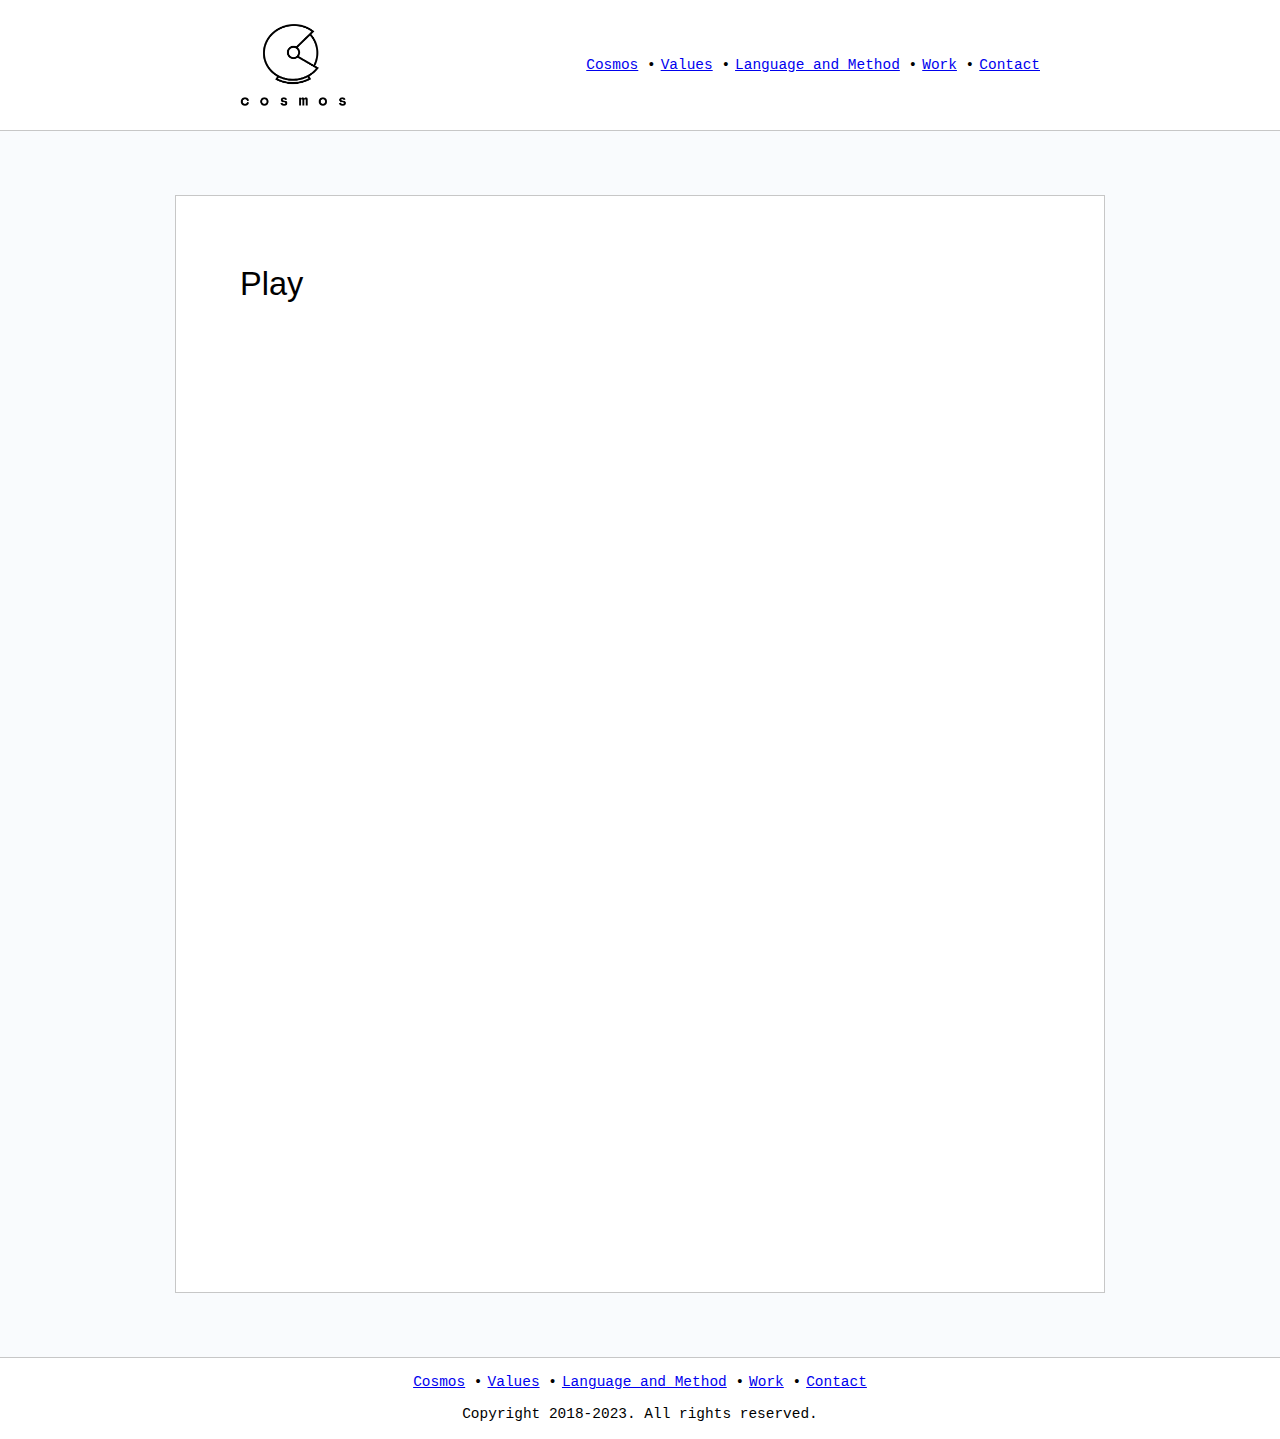
<file: play/index.html>
<!DOCTYPE html>
<html lang="en-us" dir="ltr">
<head>
  <meta charset="utf-8">
<meta name="viewport" content="width=device-width">
<title>Cosmos | Play</title>
<link rel="apple-touch-icon" sizes="180x180" href="/apple-touch-icon.png">
<link rel="icon" type="image/png" sizes="32x32" href="/favicon-32x32.png">
<link rel="icon" type="image/png" sizes="16x16" href="/favicon-16x16.png">
<link rel="manifest" href="/site.webmanifest">
<link rel="mask-icon" href="/safari-pinned-tab.svg" color="#5bbad5">
<meta name="msapplication-TileColor" content="#000000">
<meta name="theme-color" content="#000000">

<link rel="stylesheet" href="/css/main.css">
    <link rel="stylesheet" href="/css/content.css">




</head>
<body>
  <header>
    


<div class="logo">
    
        <img src="/logo-with-type-black.png" width="844" height="618">
    
</div>

    <nav>
        <ul>
            
                <li><a href="/">Cosmos</a></li>
            
            
            
            
                
                    
                        <li><a href="/values/">Values</a></li>
                    
                
            
                
                    
                        <li><a href="/language-and-method/">Language and Method</a></li>
                    
                
            
                
                    
                        <li><a href="/work/">Work</a></li>
                    
                
            
                
                    
                        <li><a href="/contact/">Contact</a></li>
                    
                
            
        </ul>
    </nav>



  </header>
  <main>
    
    <div class="background">
        <div class="document">
            <h1 class="title">Play</h1>
            <h1 class="subtitle"></h1>
            
        </div>
    </div>

  </main>
  <footer>
    
    <nav>
        <ul>
            
                <li><a href="/">Cosmos</a></li>
            
            
            
            
                
                    
                        <li><a href="/values/">Values</a></li>
                    
                
            
                
                    
                        <li><a href="/language-and-method/">Language and Method</a></li>
                    
                
            
                
                    
                        <li><a href="/work/">Work</a></li>
                    
                
            
                
                    
                        <li><a href="/contact/">Contact</a></li>
                    
                
            
        </ul>
    </nav>


<p>Copyright 2018-2023. All rights reserved.</p>

  </footer>
</body>
</html>
</file>
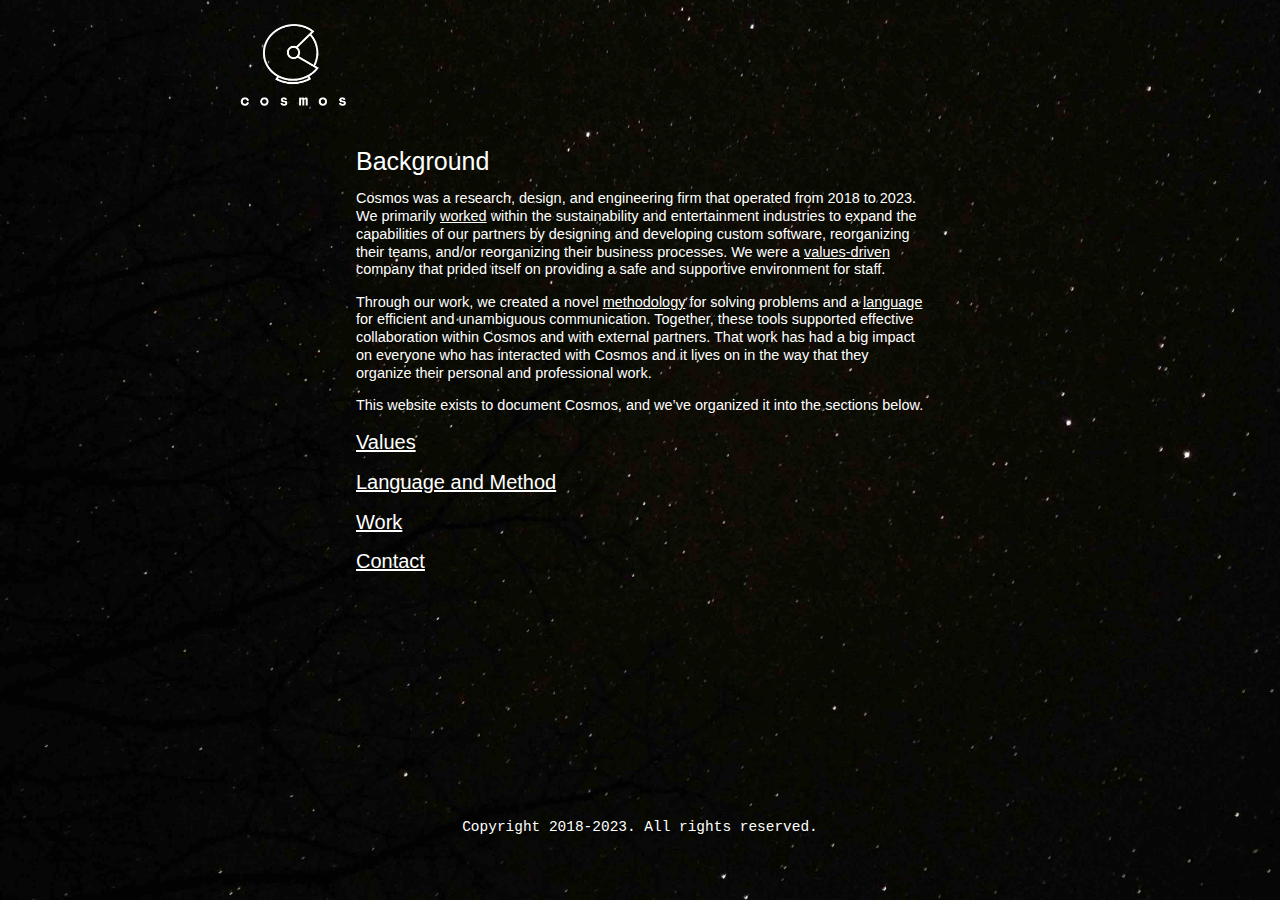
<file: public/index.html>
<!DOCTYPE html>
<html lang="en-us" dir="ltr">
<head>
	<meta name="generator" content="Hugo 0.120.4">
  <meta charset="utf-8">
<meta name="viewport" content="width=device-width">
<title>Cosmos</title>
<link rel="apple-touch-icon" sizes="180x180" href="/apple-touch-icon.png">
<link rel="icon" type="image/png" sizes="32x32" href="/favicon-32x32.png">
<link rel="icon" type="image/png" sizes="16x16" href="/favicon-16x16.png">
<link rel="manifest" href="/site.webmanifest">
<link rel="mask-icon" href="/safari-pinned-tab.svg" color="#5bbad5">
<meta name="msapplication-TileColor" content="#000000">
<meta name="theme-color" content="#000000">

<link rel="stylesheet" href="/css/main.css">
    <link rel="stylesheet" href="/css/home.css">




</head>
<body>
  <header>
    


<div class="logo">
    
        <img src="/logo-with-type-white.png" width="844" height="618">
    
</div>


  </header>
  <main>
    
    <div class='content'>
        <h1 id="background">Background</h1>
<p>Cosmos was a research, design, and engineering firm that operated from 2018 to 2023. We primarily <a href="/work/">worked</a> within the sustainability and entertainment industries to expand the capabilities of our partners by designing and developing custom software, reorganizing their teams, and/or reorganizing their business processes. We were a <a href="/values/">values-driven</a> company that prided itself on providing a safe and supportive environment for staff.</p>
<p>Through our work, we created a novel <a href="/language-and-method/#method">methodology</a> for solving problems and a <a href="/language-and-method/#language">language</a> for efficient and unambiguous communication. Together, these tools supported effective collaboration within Cosmos and with external partners. That work has had a big impact on everyone who has interacted with Cosmos and it lives on in the way that they organize their personal and professional work.</p>
<p>This website exists to document Cosmos, and we&rsquo;ve organized it into the sections below.</p>
<h2 id="valuesvalues"><a href="/values/">Values</a></h2>
<h2 id="language-and-methodlanguage-and-method"><a href="/language-and-method/">Language and Method</a></h2>
<h2 id="workwork"><a href="/work/">Work</a></h2>
<h2 id="contactcontact"><a href="/contact/">Contact</a></h2>

    </div>

  </main>
  <footer>
    <p>Copyright 2018-2023. All rights reserved.</p>

  </footer>
</body>
</html>
</file>
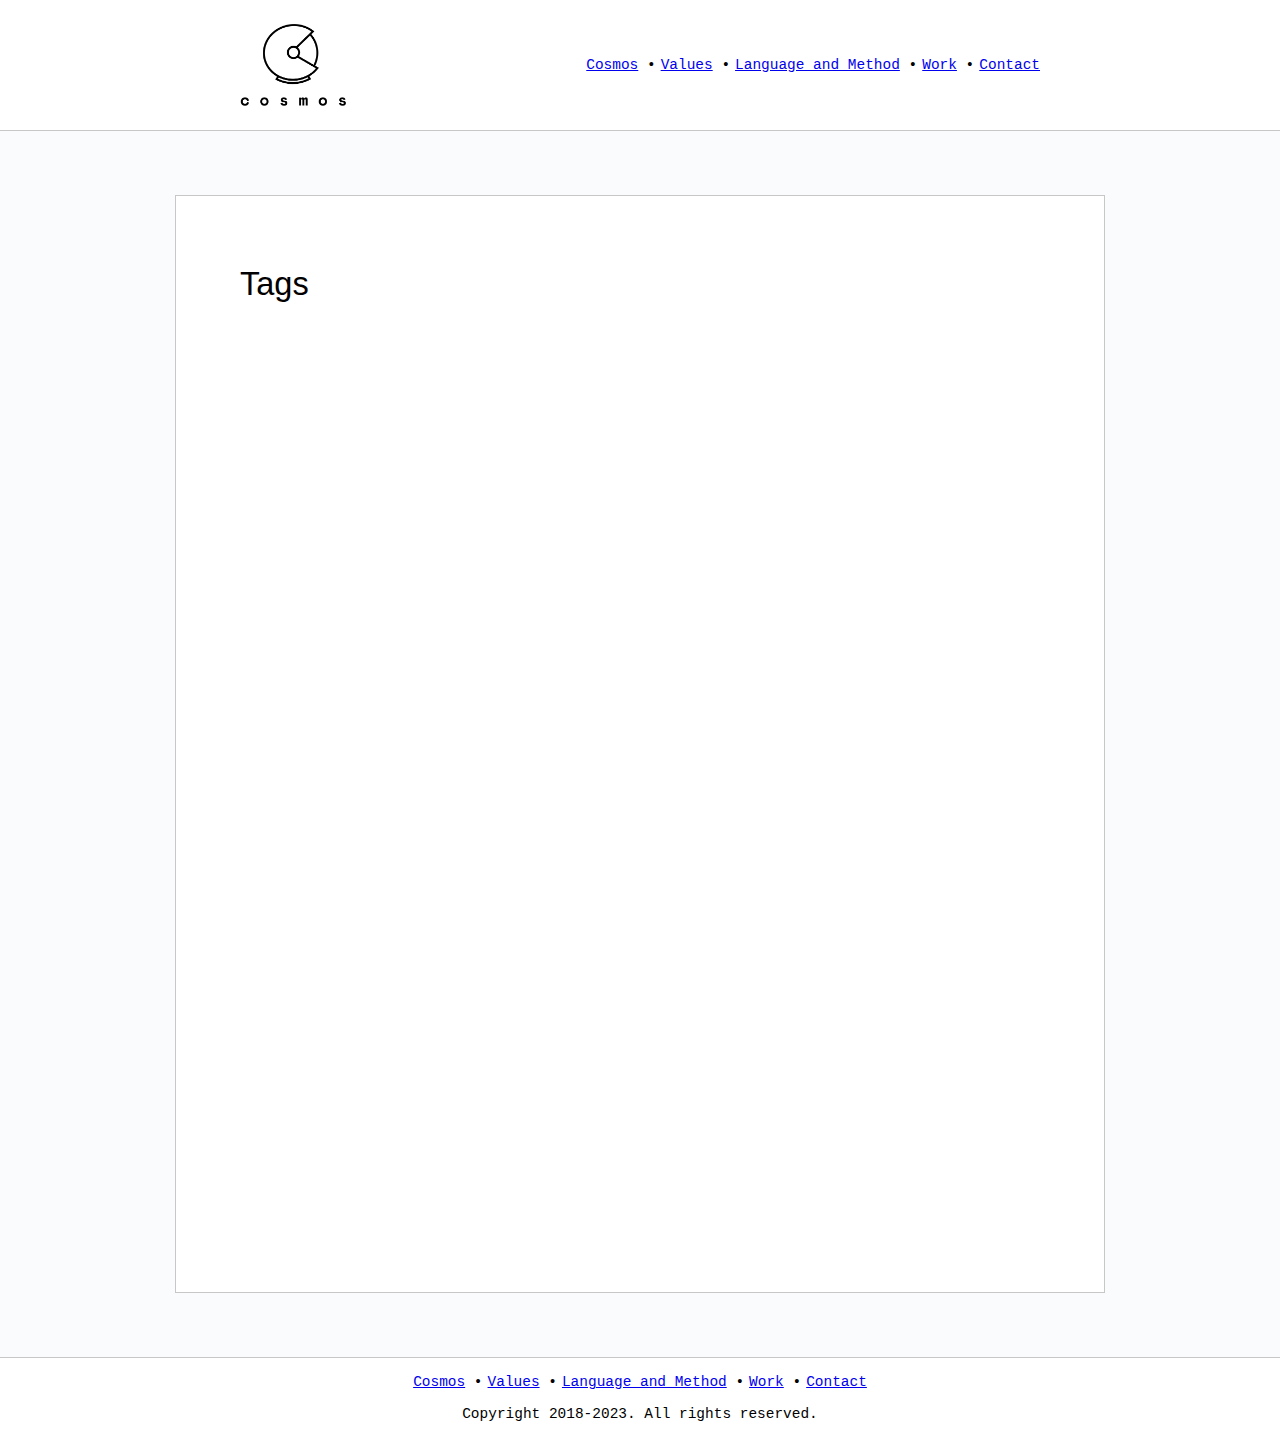
<file: tags/index.html>
<!DOCTYPE html>
<html lang="en-us" dir="ltr">
<head>
  <meta charset="utf-8">
<meta name="viewport" content="width=device-width">
<title>Cosmos | Tags</title>
<link rel="apple-touch-icon" sizes="180x180" href="/apple-touch-icon.png">
<link rel="icon" type="image/png" sizes="32x32" href="/favicon-32x32.png">
<link rel="icon" type="image/png" sizes="16x16" href="/favicon-16x16.png">
<link rel="manifest" href="/site.webmanifest">
<link rel="mask-icon" href="/safari-pinned-tab.svg" color="#5bbad5">
<meta name="msapplication-TileColor" content="#000000">
<meta name="theme-color" content="#000000">

<link rel="stylesheet" href="/css/main.css">
    <link rel="stylesheet" href="/css/content.css">




</head>
<body>
  <header>
    


<div class="logo">
    
        <img src="/logo-with-type-black.png" width="844" height="618">
    
</div>

    <nav>
        <ul>
            
                <li><a href="/">Cosmos</a></li>
            
            
            
            
                
                    
                        <li><a href="/values/">Values</a></li>
                    
                
            
                
                    
                        <li><a href="/language-and-method/">Language and Method</a></li>
                    
                
            
                
                    
                        <li><a href="/work/">Work</a></li>
                    
                
            
                
                    
                        <li><a href="/contact/">Contact</a></li>
                    
                
            
        </ul>
    </nav>



  </header>
  <main>
    
    <div class="background">
        <div class="document">
            <h1 class="title">Tags</h1>
            <h1 class="subtitle"></h1>
            
        </div>
    </div>

  </main>
  <footer>
    
    <nav>
        <ul>
            
                <li><a href="/">Cosmos</a></li>
            
            
            
            
                
                    
                        <li><a href="/values/">Values</a></li>
                    
                
            
                
                    
                        <li><a href="/language-and-method/">Language and Method</a></li>
                    
                
            
                
                    
                        <li><a href="/work/">Work</a></li>
                    
                
            
                
                    
                        <li><a href="/contact/">Contact</a></li>
                    
                
            
        </ul>
    </nav>


<p>Copyright 2018-2023. All rights reserved.</p>

  </footer>
</body>
</html>
</file>
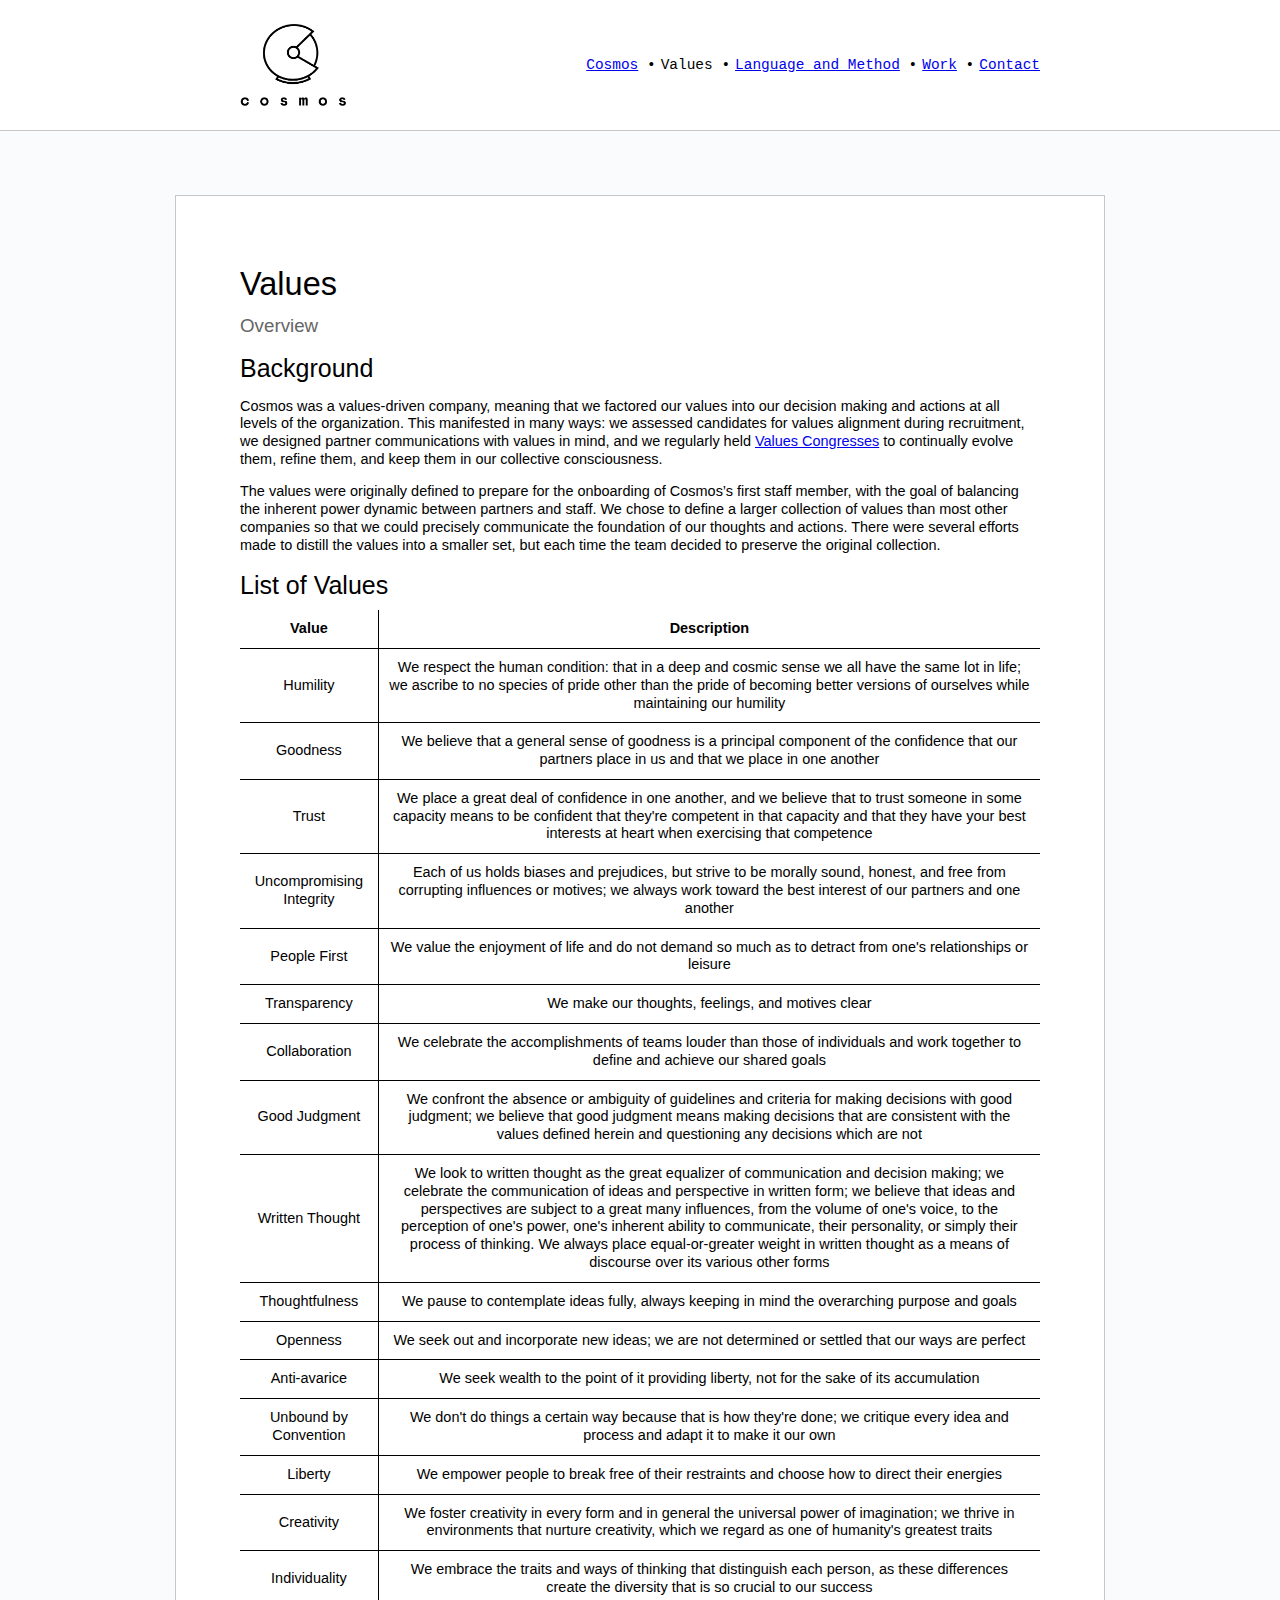
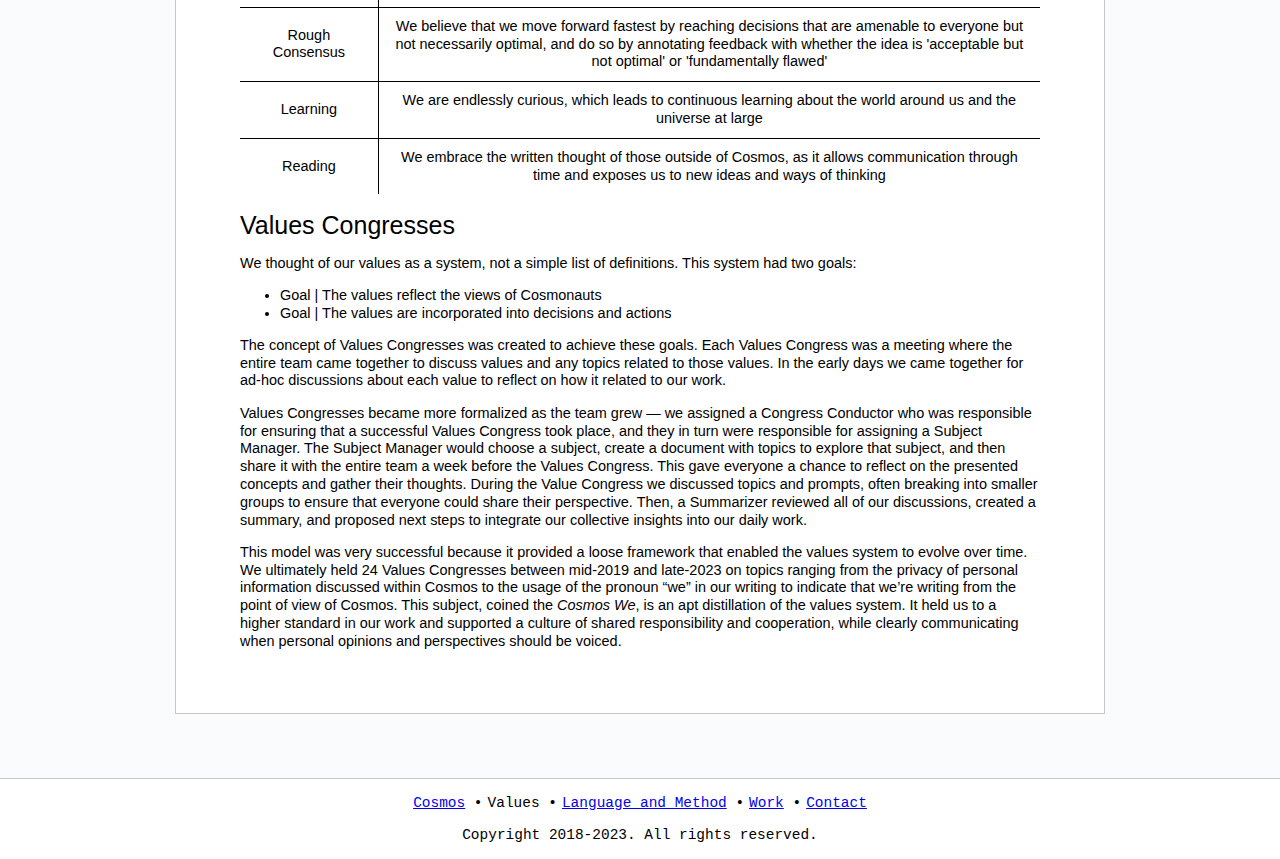
<file: values/index.html>
<!DOCTYPE html>
<html lang="en-us" dir="ltr">
<head>
  <meta charset="utf-8">
<meta name="viewport" content="width=device-width">
<title>Cosmos | Values</title>
<link rel="apple-touch-icon" sizes="180x180" href="/apple-touch-icon.png">
<link rel="icon" type="image/png" sizes="32x32" href="/favicon-32x32.png">
<link rel="icon" type="image/png" sizes="16x16" href="/favicon-16x16.png">
<link rel="manifest" href="/site.webmanifest">
<link rel="mask-icon" href="/safari-pinned-tab.svg" color="#5bbad5">
<meta name="msapplication-TileColor" content="#000000">
<meta name="theme-color" content="#000000">

<link rel="stylesheet" href="/css/main.css">
    <link rel="stylesheet" href="/css/content.css">




</head>
<body>
  <header>
    


<div class="logo">
    
        <img src="/logo-with-type-black.png" width="844" height="618">
    
</div>

    <nav>
        <ul>
            
                <li><a href="/">Cosmos</a></li>
            
            
            
            
                
                    
                        <li>Values</li>
                    
                
            
                
                    
                        <li><a href="/language-and-method/">Language and Method</a></li>
                    
                
            
                
                    
                        <li><a href="/work/">Work</a></li>
                    
                
            
                
                    
                        <li><a href="/contact/">Contact</a></li>
                    
                
            
        </ul>
    </nav>



  </header>
  <main>
    
    <div class="background">
        <div class="document">
            <h1 class="title">Values</h1>
            <h1 class="subtitle">Overview</h1>
            <h1 id="background">Background</h1>
<p>Cosmos was a values-driven company, meaning that we factored our values into our decision making and actions at all levels of the organization. This manifested in many ways: we assessed candidates for values alignment during recruitment, we designed partner communications with values in mind, and we regularly held <a href="#values-congresses">Values Congresses</a> to continually evolve them, refine them, and keep them in our collective consciousness.</p>
<p>The values were originally defined to prepare for the onboarding of Cosmos&rsquo;s first staff member, with the goal of balancing the inherent power dynamic between partners and staff. We chose to define a larger collection of values than most other companies so that we could precisely communicate the foundation of our thoughts and actions. There were several efforts made to distill the values into a smaller set, but each time the team decided to preserve the original collection.</p>
<h1 id="list-of-values">List of Values</h1>
<table class='values'>
    <thead>
        <tr>
            <th>Value</th>
            <th>Description</th>
        </tr>
    </thead>
    <tbody>
        
            <tr>
                <td>Humility</td>
                <td>We respect the human condition: that in a deep and cosmic sense we all have the same lot in life; we ascribe to no species of pride other than the pride of becoming better versions of ourselves while maintaining our humility</td>
            </tr>
        
            <tr>
                <td>Goodness</td>
                <td>We believe that a general sense of goodness is a principal component of the confidence that our partners place in us and that we place in one another</td>
            </tr>
        
            <tr>
                <td>Trust</td>
                <td>We place a great deal of confidence in one another, and we believe that to trust someone in some capacity means to be confident that they&#39;re competent in that capacity and that they have your best interests at heart when exercising that competence</td>
            </tr>
        
            <tr>
                <td>Uncompromising Integrity</td>
                <td>Each of us holds biases and prejudices, but strive to be morally sound, honest, and free from corrupting influences or motives; we always work toward the best interest of our partners and one another</td>
            </tr>
        
            <tr>
                <td>People First</td>
                <td>We value the enjoyment of life and do not demand so much as to detract from one&#39;s relationships or leisure</td>
            </tr>
        
            <tr>
                <td>Transparency</td>
                <td>We make our thoughts, feelings, and motives clear</td>
            </tr>
        
            <tr>
                <td>Collaboration</td>
                <td>We celebrate the accomplishments of teams louder than those of individuals and work together to define and achieve our shared goals</td>
            </tr>
        
            <tr>
                <td>Good Judgment</td>
                <td>We confront the absence or ambiguity of guidelines and criteria for making decisions with good judgment; we believe that good judgment means making decisions that are consistent with the values defined herein and questioning any decisions which are not</td>
            </tr>
        
            <tr>
                <td>Written Thought</td>
                <td>We look to written thought as the great equalizer of communication and decision making; we celebrate the communication of ideas and perspective in written form; we believe that ideas and perspectives are subject to a great many influences, from the volume of one&#39;s voice, to the perception of one&#39;s power, one&#39;s inherent ability to communicate, their personality, or simply their process of thinking. We always place equal-or-greater weight in written thought as a means of discourse over its various other forms</td>
            </tr>
        
            <tr>
                <td>Thoughtfulness</td>
                <td>We pause to contemplate ideas fully, always keeping in mind the overarching purpose and goals</td>
            </tr>
        
            <tr>
                <td>Openness</td>
                <td>We seek out and incorporate new ideas; we are not determined or settled that our ways are perfect</td>
            </tr>
        
            <tr>
                <td>Anti-avarice</td>
                <td>We seek wealth to the point of it providing liberty, not for the sake of its accumulation</td>
            </tr>
        
            <tr>
                <td>Unbound by Convention</td>
                <td>We don&#39;t do things a certain way because that is how they&#39;re done; we critique every idea and process and adapt it to make it our own</td>
            </tr>
        
            <tr>
                <td>Liberty</td>
                <td>We empower people to break free of their restraints and choose how to direct their energies</td>
            </tr>
        
            <tr>
                <td>Creativity</td>
                <td>We foster creativity in every form and in general the universal power of imagination; we thrive in environments that nurture creativity, which we regard as one of humanity&#39;s greatest traits</td>
            </tr>
        
            <tr>
                <td>Individuality</td>
                <td>We embrace the traits and ways of thinking that distinguish each person, as these differences create the diversity that is so crucial to our success</td>
            </tr>
        
            <tr>
                <td>Rough Consensus</td>
                <td>We believe that we move forward fastest by reaching decisions that are amenable to everyone but not necessarily optimal, and do so by annotating feedback with whether the idea is &#39;acceptable but not optimal&#39; or &#39;fundamentally flawed&#39;</td>
            </tr>
        
            <tr>
                <td>Learning</td>
                <td>We are endlessly curious, which leads to continuous learning about the world around us and the universe at large</td>
            </tr>
        
            <tr>
                <td>Reading</td>
                <td>We embrace the written thought of those outside of Cosmos, as it allows communication through time and exposes us to new ideas and ways of thinking</td>
            </tr>
        
    </tbody>
</table>

<h1 id="values-congresses">Values Congresses</h1>
<p>We thought of our values as a system, not a simple list of definitions. This system had two goals:</p>
<ul>
<li>Goal | The values reflect the views of Cosmonauts</li>
<li>Goal | The values are incorporated into decisions and actions</li>
</ul>
<p>The concept of Values Congresses was created to achieve these goals. Each Values Congress was a meeting where the entire team came together to discuss values and any topics related to those values. In the early days we came together for ad-hoc discussions about each value to reflect on how it related to our work.</p>
<p>Values Congresses became more formalized as the team grew — we assigned a Congress Conductor who was responsible for ensuring that a successful Values Congress took place, and they in turn were responsible for assigning a Subject Manager. The Subject Manager would choose a subject, create a document with topics to explore that subject, and then share it with the entire team a week before the Values Congress. This gave everyone a chance to reflect on the presented concepts and gather their thoughts. During the Value Congress we discussed topics and prompts, often breaking into smaller groups to ensure that everyone could share their perspective. Then, a Summarizer reviewed all of our discussions, created a summary, and proposed next steps to integrate our collective insights into our daily work.</p>
<p>This model was very successful because it provided a loose framework that enabled the values system to evolve over time. We ultimately held 24 Values Congresses between mid-2019 and late-2023 on topics ranging from the privacy of personal information discussed within Cosmos to the usage of the pronoun &ldquo;we&rdquo; in our writing to indicate that we&rsquo;re writing from the point of view of Cosmos. This subject, coined the <em>Cosmos We</em>, is an apt distillation of the values system. It held us to a higher standard in our work and supported a culture of shared responsibility and cooperation, while clearly communicating when personal opinions and perspectives should be voiced.</p>

        </div>
    </div>

  </main>
  <footer>
    
    <nav>
        <ul>
            
                <li><a href="/">Cosmos</a></li>
            
            
            
            
                
                    
                        <li>Values</li>
                    
                
            
                
                    
                        <li><a href="/language-and-method/">Language and Method</a></li>
                    
                
            
                
                    
                        <li><a href="/work/">Work</a></li>
                    
                
            
                
                    
                        <li><a href="/contact/">Contact</a></li>
                    
                
            
        </ul>
    </nav>


<p>Copyright 2018-2023. All rights reserved.</p>

  </footer>
</body>
</html>
</file>
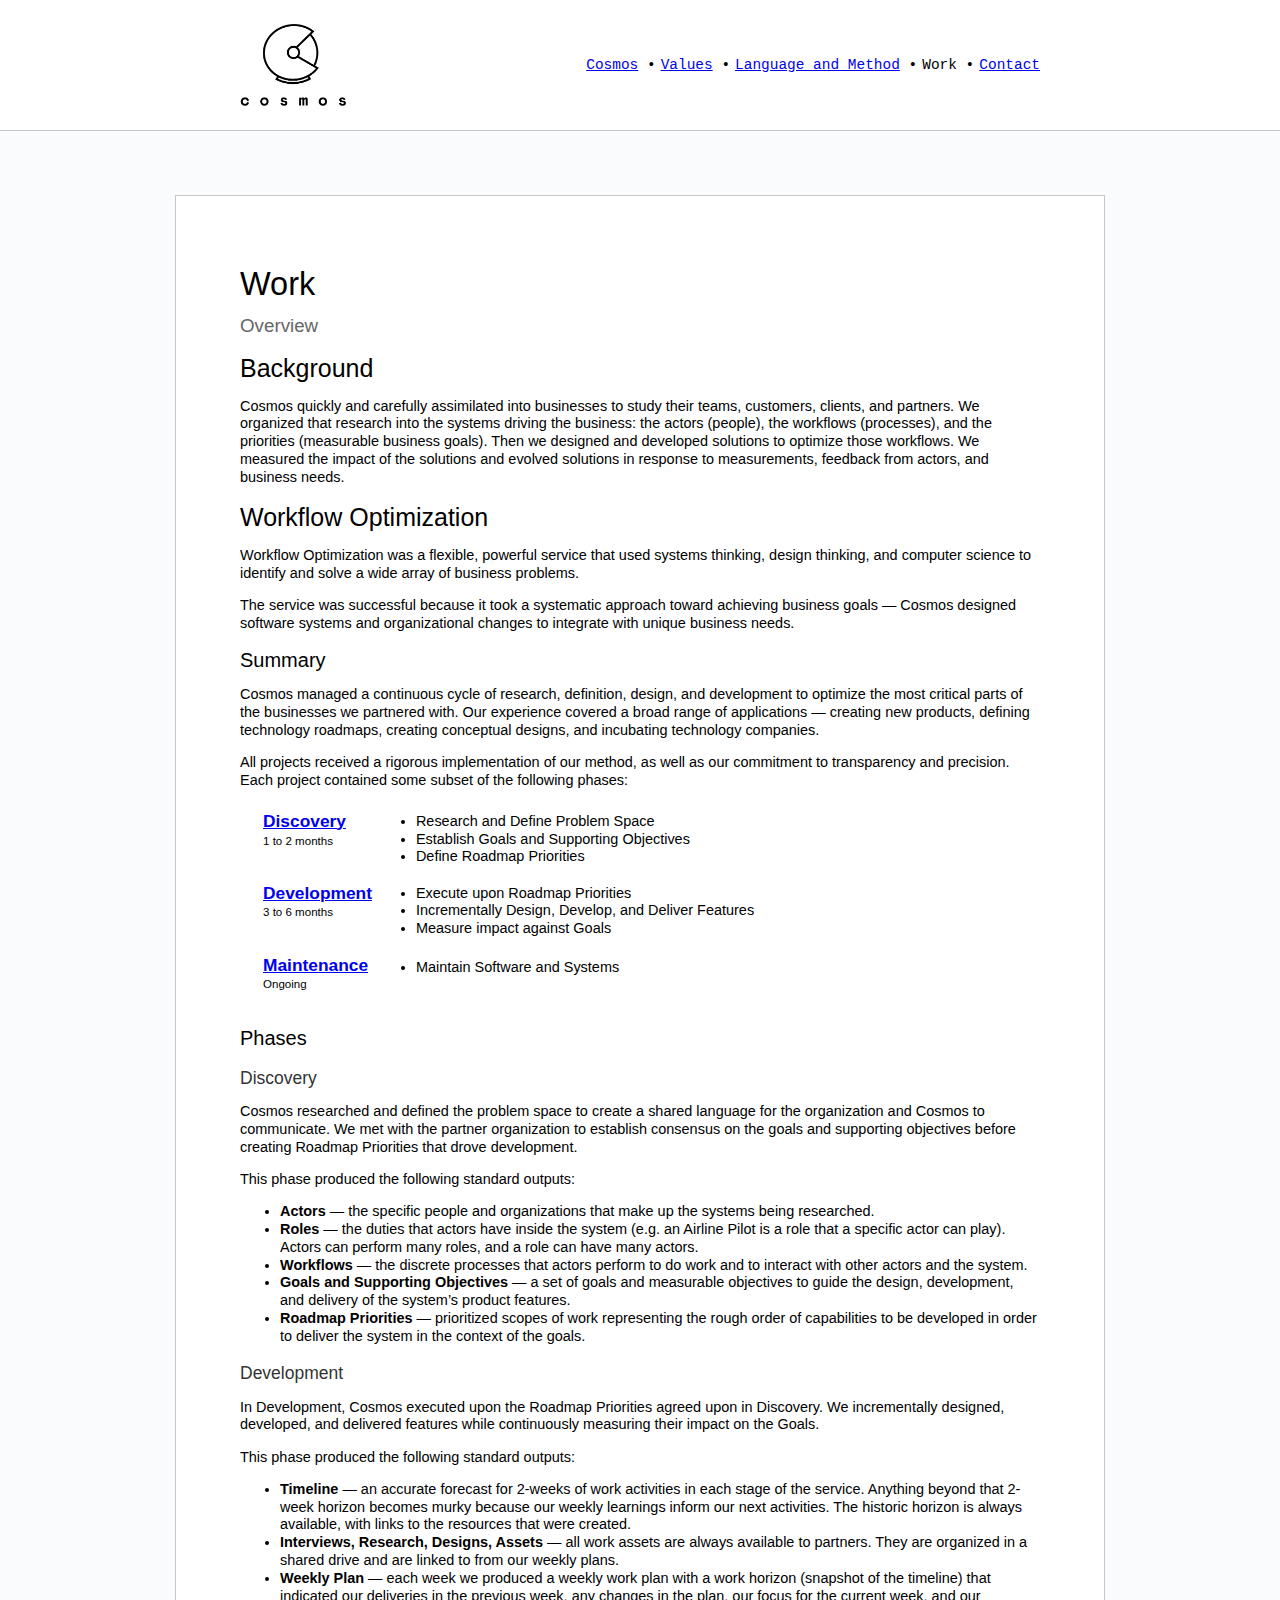
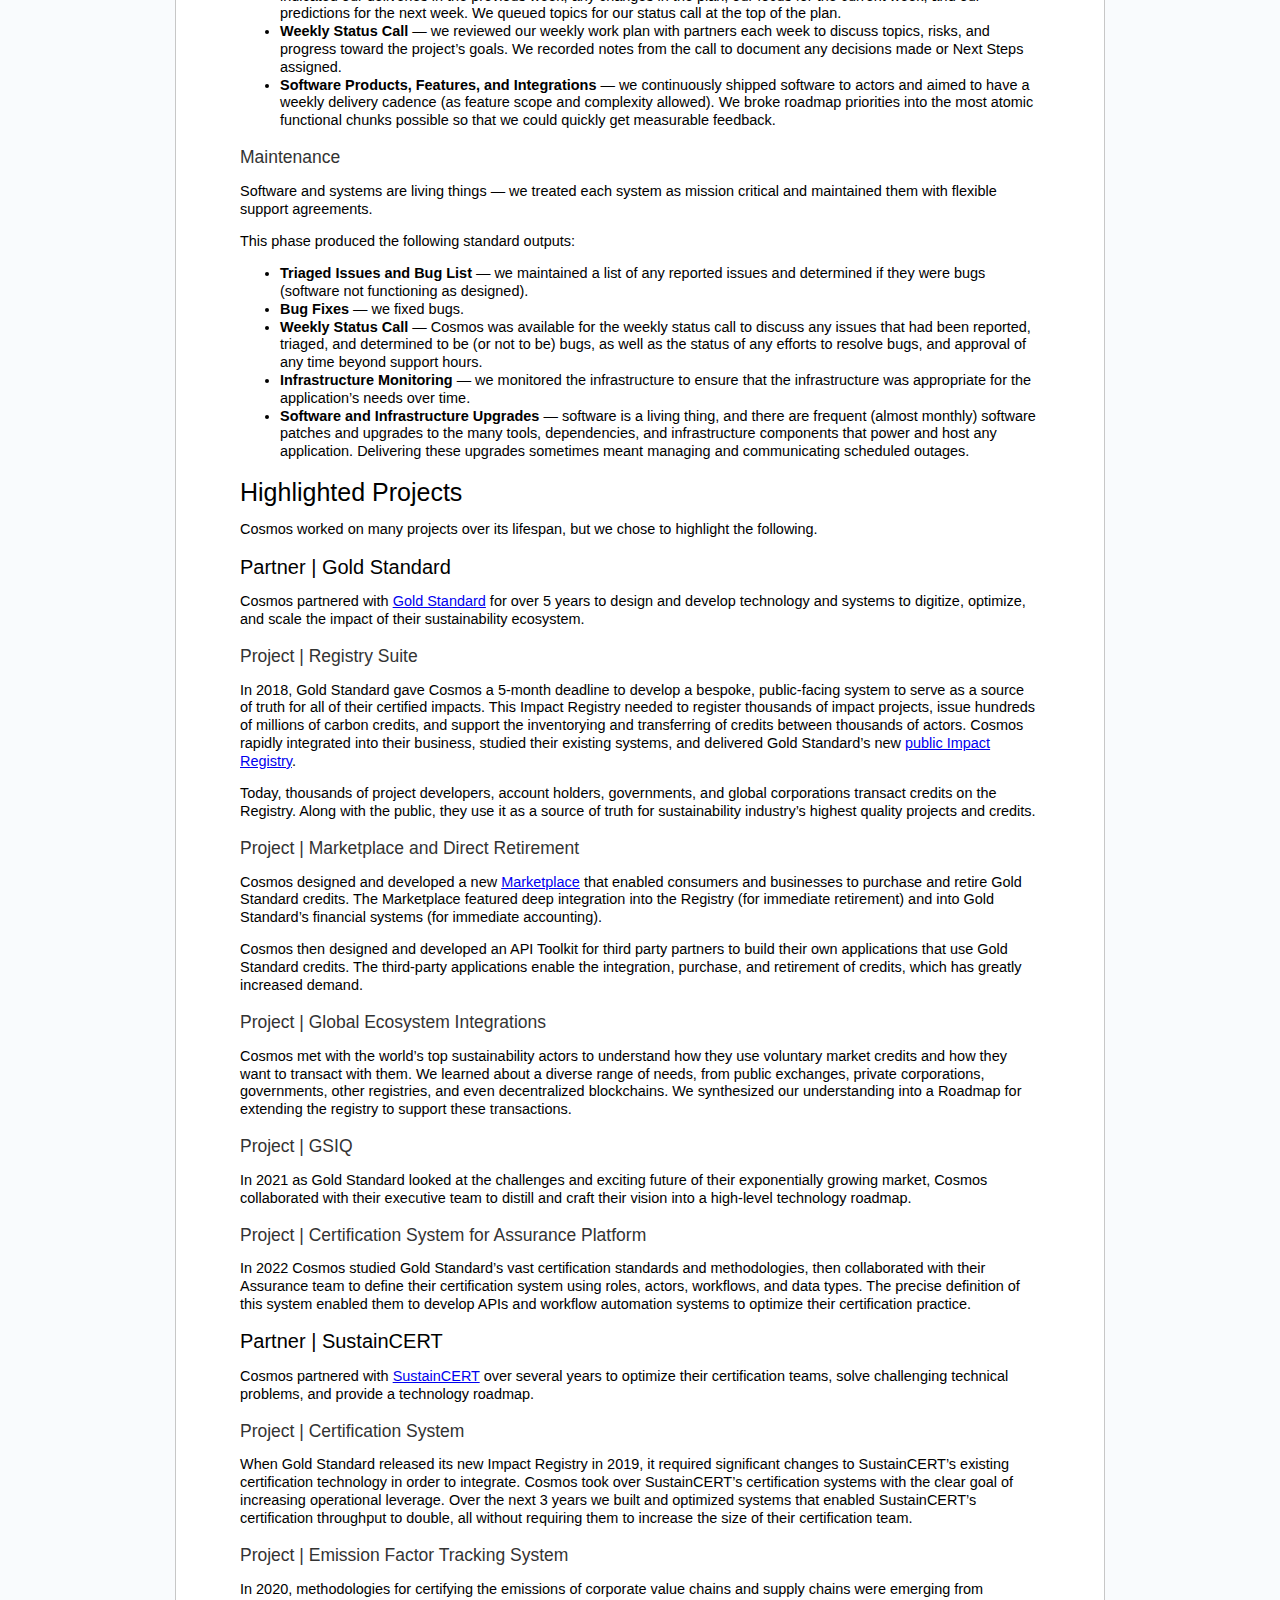
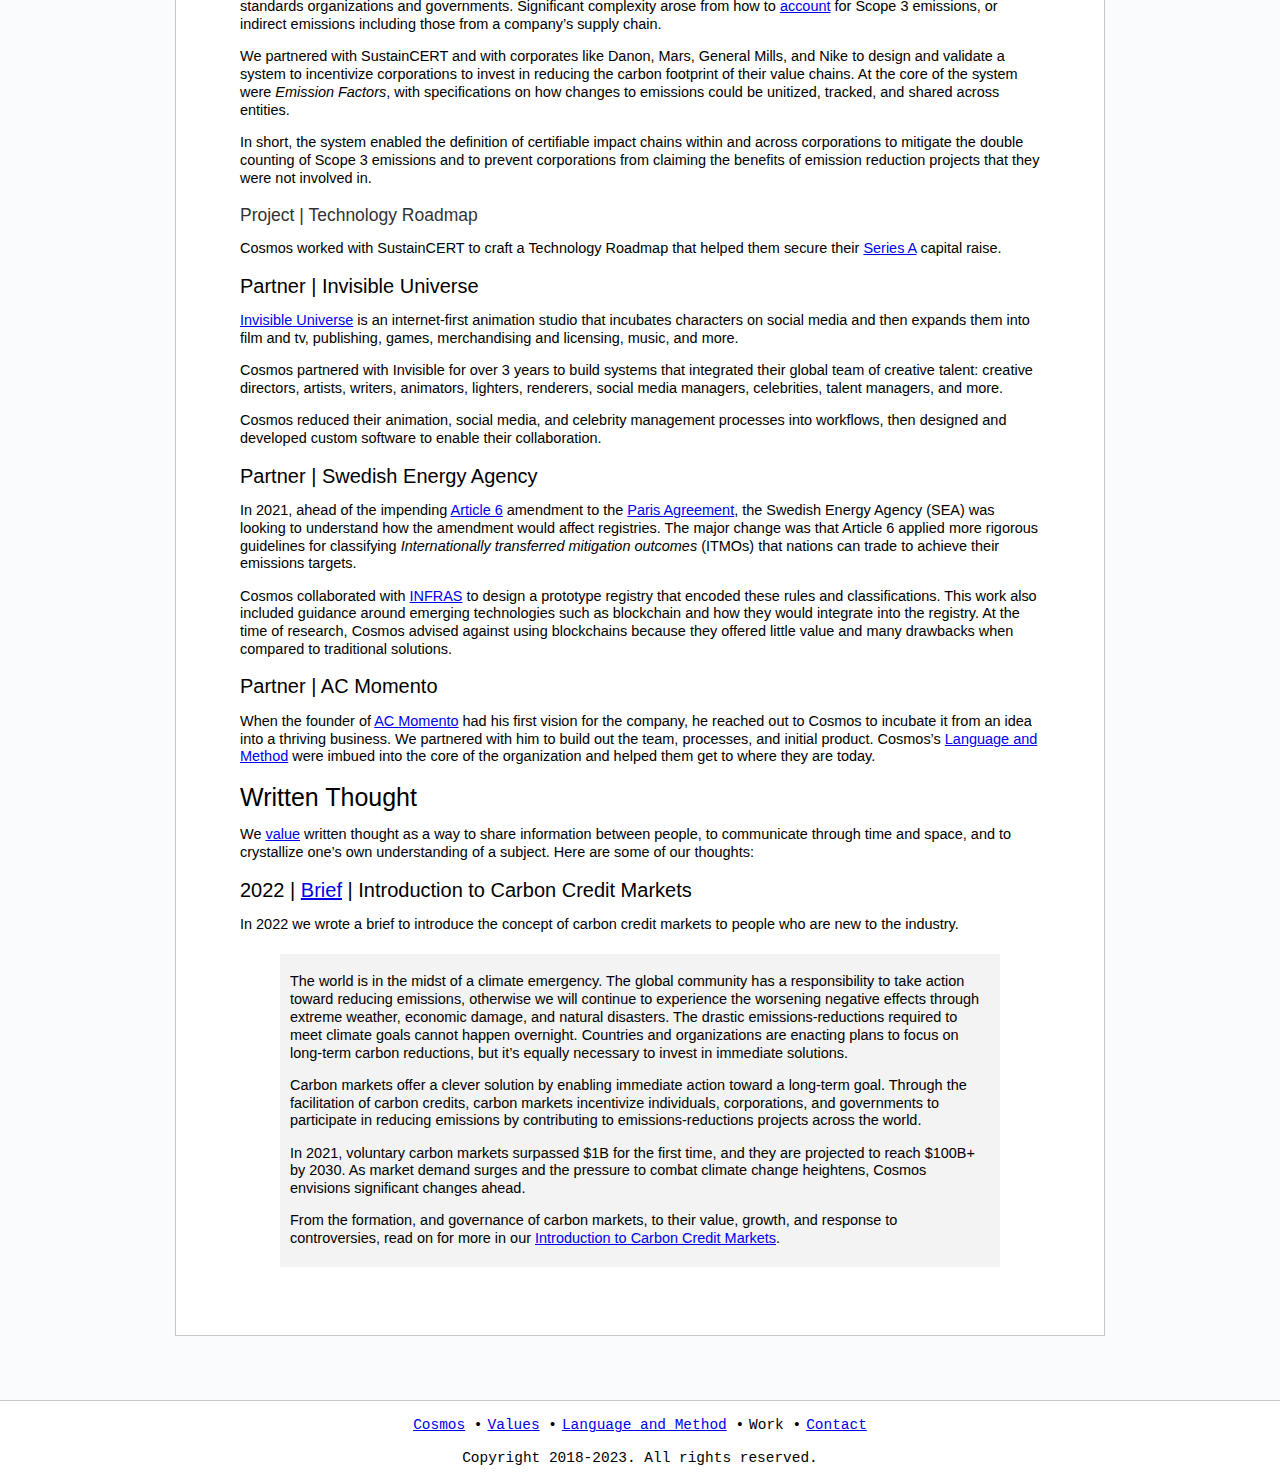
<file: work/index.html>
<!DOCTYPE html>
<html lang="en-us" dir="ltr">
<head>
  <meta charset="utf-8">
<meta name="viewport" content="width=device-width">
<title>Cosmos | Work</title>
<link rel="apple-touch-icon" sizes="180x180" href="/apple-touch-icon.png">
<link rel="icon" type="image/png" sizes="32x32" href="/favicon-32x32.png">
<link rel="icon" type="image/png" sizes="16x16" href="/favicon-16x16.png">
<link rel="manifest" href="/site.webmanifest">
<link rel="mask-icon" href="/safari-pinned-tab.svg" color="#5bbad5">
<meta name="msapplication-TileColor" content="#000000">
<meta name="theme-color" content="#000000">

<link rel="stylesheet" href="/css/main.css">
    <link rel="stylesheet" href="/css/content.css">




</head>
<body>
  <header>
    


<div class="logo">
    
        <img src="/logo-with-type-black.png" width="844" height="618">
    
</div>

    <nav>
        <ul>
            
                <li><a href="/">Cosmos</a></li>
            
            
            
            
                
                    
                        <li><a href="/values/">Values</a></li>
                    
                
            
                
                    
                        <li><a href="/language-and-method/">Language and Method</a></li>
                    
                
            
                
                    
                        <li>Work</li>
                    
                
            
                
                    
                        <li><a href="/contact/">Contact</a></li>
                    
                
            
        </ul>
    </nav>



  </header>
  <main>
    
    <div class="background">
        <div class="document">
            <h1 class="title">Work</h1>
            <h1 class="subtitle">Overview</h1>
            <h1 id="background">Background</h1>
<p>Cosmos quickly and carefully assimilated into businesses to study their teams, customers, clients, and partners. We organized that research into the systems driving the business: the actors (people), the workflows (processes), and the priorities (measurable business goals). Then we designed and developed solutions to optimize those workflows. We measured the impact of the solutions and evolved solutions in response to measurements, feedback from actors, and business needs.</p>
<h1 id="workflow-optimization">Workflow Optimization</h1>
<p>Workflow Optimization was a flexible, powerful service that used systems thinking, design thinking, and computer science to identify and solve a wide array of business problems.</p>
<p>The service was successful because it took a systematic approach toward achieving business goals — Cosmos designed software systems and organizational changes to integrate with unique business needs.</p>
<h2 id="summary">Summary</h2>
<p>Cosmos managed a continuous cycle of research, definition, design, and development to optimize the most critical parts of the businesses we partnered with. Our experience covered a broad range of applications — creating new products, defining technology roadmaps, creating conceptual designs, and incubating technology companies.</p>
<p>All projects received a rigorous implementation of our method, as well as our commitment to transparency and precision. Each project contained some subset of the following phases:</p>
<table class='workflow-optimization-phases'>
    <tbody>
        
            <tr>
                <th>
                    <a href='#discovery'>
                        <strong class='phase-name'>Discovery</strong>
                    </a>
                    <br />
                    <span class='phase-duration'>1 to 2 months</strong>
                </th>
                <td>
                    <ul>
                        
                            <li>Research and Define Problem Space</li>
                        
                            <li>Establish Goals and Supporting Objectives</li>
                        
                            <li>Define Roadmap Priorities</li>
                        
                    </ul>
                </td>
            </tr>
        
            <tr>
                <th>
                    <a href='#development'>
                        <strong class='phase-name'>Development</strong>
                    </a>
                    <br />
                    <span class='phase-duration'>3 to 6 months</strong>
                </th>
                <td>
                    <ul>
                        
                            <li>Execute upon Roadmap Priorities</li>
                        
                            <li>Incrementally Design, Develop, and Deliver Features</li>
                        
                            <li>Measure impact against Goals</li>
                        
                    </ul>
                </td>
            </tr>
        
            <tr>
                <th>
                    <a href='#maintenance'>
                        <strong class='phase-name'>Maintenance</strong>
                    </a>
                    <br />
                    <span class='phase-duration'>Ongoing</strong>
                </th>
                <td>
                    <ul>
                        
                            <li>Maintain Software and Systems</li>
                        
                    </ul>
                </td>
            </tr>
        
    </tbody>
</table>


<h2 id="phases">Phases</h2>
<h3 id="discovery">Discovery</h3>
<p>Cosmos researched and defined the problem space to create a shared language for the organization and Cosmos to communicate. We met with the partner organization to establish consensus on the goals and supporting objectives before creating Roadmap Priorities that drove development.</p>
<p>This phase produced the following standard outputs:</p>
<ul>
<li><strong>Actors</strong> — the specific people and organizations that make up the systems being researched.</li>
<li><strong>Roles</strong> — the duties that actors have inside the system (e.g. an Airline Pilot is a role that a specific actor can play). Actors can perform many roles, and a role can have many actors.</li>
<li><strong>Workflows</strong> — the discrete processes that actors perform to do work and to interact with other actors and the system.</li>
<li><strong>Goals and Supporting Objectives</strong> — a set of goals and measurable objectives to guide the design, development, and delivery of the system&rsquo;s product features.</li>
<li><strong>Roadmap Priorities</strong> — prioritized scopes of work representing the rough order of capabilities to be developed in order to deliver the system in the context of the goals.</li>
</ul>
<h3 id="development">Development</h3>
<p>In Development, Cosmos executed upon the Roadmap Priorities agreed upon in Discovery. We incrementally designed, developed, and delivered features while continuously measuring their impact on the Goals.</p>
<p>This phase produced the following standard outputs:</p>
<ul>
<li><strong>Timeline</strong> — an accurate forecast for 2-weeks of work activities in each stage of the service. Anything beyond that 2-week horizon becomes murky because our weekly learnings inform our next activities. The historic horizon is always available, with links to the resources that were created.</li>
<li><strong>Interviews, Research, Designs, Assets</strong> — all work assets are always available to partners. They are organized in a shared drive and are linked to from our weekly plans.</li>
<li><strong>Weekly Plan</strong> — each week we produced a weekly work plan with a work horizon (snapshot of the timeline) that indicated our deliveries in the previous week, any changes in the plan, our focus for the current  week, and our predictions for the next week. We queued topics for our status call at the top of the plan.</li>
<li><strong>Weekly Status Call</strong> — we reviewed our weekly work plan with partners each week to discuss topics, risks, and progress toward the project&rsquo;s goals. We recorded notes from the call to document any decisions  made or Next Steps assigned.</li>
<li><strong>Software Products, Features, and Integrations</strong> — we continuously shipped software to actors and aimed to have a weekly delivery cadence (as feature scope and complexity allowed). We broke roadmap priorities into the most atomic functional chunks possible so that we could quickly get measurable feedback.</li>
</ul>
<h3 id="maintenance">Maintenance</h3>
<p>Software and systems are living things — we treated each system as mission critical and maintained them with flexible support agreements.</p>
<p>This phase produced the following standard outputs:</p>
<ul>
<li><strong>Triaged Issues and Bug List</strong> — we maintained a list of any reported issues and determined if they were bugs (software not functioning as designed).</li>
<li><strong>Bug Fixes</strong> — we fixed bugs.</li>
<li><strong>Weekly Status Call</strong> — Cosmos was available for the weekly status call to discuss any issues that had been reported, triaged, and determined to be (or not to be) bugs, as well as the status of any efforts to resolve bugs, and approval of any time beyond support hours.</li>
<li><strong>Infrastructure Monitoring</strong> — we monitored the infrastructure to ensure that the infrastructure was appropriate for the application&rsquo;s needs over time.</li>
<li><strong>Software and Infrastructure Upgrades</strong> — software is a living thing, and there are frequent (almost monthly) software patches and upgrades to the many tools, dependencies, and infrastructure components that power and host any application. Delivering these upgrades sometimes meant managing and communicating scheduled outages.</li>
</ul>
<h1 id="highlighted-projects">Highlighted Projects</h1>
<p>Cosmos worked on many projects over its lifespan, but we chose to highlight the following.</p>
<h2 id="partner--gold-standard">Partner | Gold Standard</h2>
<p>Cosmos partnered with <a href="https://goldstandard.org/">Gold Standard</a> for over 5 years to design and develop technology and systems to digitize, optimize, and scale the impact of their sustainability ecosystem.</p>
<h3 id="project--registry-suite">Project | Registry Suite</h3>
<p>In 2018, Gold Standard gave Cosmos a 5-month deadline to develop a bespoke, public-facing system to serve as a source of truth for all of their certified impacts. This Impact Registry needed to register thousands of impact projects, issue hundreds of millions of carbon credits, and support the inventorying and transferring of credits between thousands of actors. Cosmos rapidly integrated into their business, studied their existing systems, and delivered Gold Standard&rsquo;s new <a href="https://registry.goldstandard.org/">public Impact Registry</a>.</p>
<p>Today, thousands of project developers, account holders, governments, and global corporations transact credits on the Registry. Along with the public, they use it as a source of truth for sustainability industry&rsquo;s highest quality projects and credits.</p>
<h3 id="project--marketplace-and-direct-retirement">Project | Marketplace and Direct Retirement</h3>
<p>Cosmos designed and developed a new <a href="https://marketplace.goldstandard.org/">Marketplace</a> that enabled consumers and businesses to purchase and retire Gold Standard credits. The Marketplace featured deep integration into the Registry (for immediate retirement) and into Gold Standard&rsquo;s financial systems (for immediate accounting).</p>
<p>Cosmos then designed and developed an API Toolkit for third party partners to build their own applications that use Gold Standard credits. The third-party applications enable the integration, purchase, and retirement of credits, which has greatly increased demand.</p>
<h3 id="project--global-ecosystem-integrations">Project | Global Ecosystem Integrations</h3>
<p>Cosmos met with the world’s top sustainability actors to understand how they use voluntary market credits and how they want to transact with them. We learned about a diverse range of needs, from public exchanges, private corporations, governments, other registries, and even decentralized blockchains. We synthesized our understanding into a Roadmap for extending the registry to support these transactions.</p>
<h3 id="project--gsiq">Project | GSIQ</h3>
<p>In 2021 as Gold Standard looked at the challenges and exciting future of their exponentially growing market, Cosmos collaborated with their executive team to distill and craft their vision into a high-level technology roadmap.</p>
<h3 id="project--certification-system-for-assurance-platform">Project | Certification System for Assurance Platform</h3>
<p>In 2022 Cosmos studied Gold Standard&rsquo;s vast certification standards and methodologies, then collaborated with their Assurance team to define their certification system using roles, actors, workflows, and data types. The precise definition of this system enabled them to develop APIs and workflow automation systems to optimize their certification practice.</p>
<h2 id="partner--sustaincert">Partner | SustainCERT</h2>
<p>Cosmos partnered with <a href="https://www.sustain-cert.com/">SustainCERT</a> over several years to optimize their certification teams, solve challenging technical problems, and provide a technology roadmap.</p>
<h3 id="project--certification-system">Project | Certification System</h3>
<p>When Gold Standard released its new Impact Registry in 2019, it required significant changes to SustainCERT&rsquo;s existing certification technology in order to integrate. Cosmos took over SustainCERT&rsquo;s certification systems with the clear goal of increasing operational leverage. Over the next 3 years we built and optimized systems that enabled SustainCERT&rsquo;s certification throughput to double, all without requiring them to increase the size of their certification team.</p>
<h3 id="project--emission-factor-tracking-system">Project | Emission Factor Tracking System</h3>
<p>In 2020, methodologies for certifying the emissions of corporate value chains and supply chains were emerging from standards organizations and governments. Significant complexity arose from how to <a href="https://en.wikipedia.org/wiki/Carbon_accounting">account</a> for Scope 3 emissions, or indirect emissions including those from a company&rsquo;s supply chain.</p>
<p>We partnered with SustainCERT and with corporates like Danon, Mars, General Mills, and Nike to design and validate a system to incentivize corporations to invest in reducing the carbon footprint of their value chains. At the core of the system were <em>Emission Factors</em>, with specifications on how changes to emissions could be unitized, tracked, and shared across entities.</p>
<p>In short, the system enabled the definition of certifiable impact chains within and across corporations to mitigate the double counting of Scope 3 emissions and to prevent corporations from claiming the benefits of emission reduction projects that they were not involved in.</p>
<h3 id="project--technology-roadmap">Project | Technology Roadmap</h3>
<p>Cosmos worked with SustainCERT to craft a Technology Roadmap that helped them secure their <a href="https://www.goldstandard.org/blog-item/gold-standard-spin-sustaincert-secures-10-million-series-capital">Series A</a> capital raise.</p>
<h2 id="partner--invisible-universe">Partner | Invisible Universe</h2>
<p><a href="https://www.invisibleuniverse.com/">Invisible Universe</a> is an internet-first animation studio that incubates characters on social media and then expands them into film and tv, publishing, games, merchandising and licensing, music, and more.</p>
<p>Cosmos partnered with Invisible for over 3 years to build systems that integrated their global team of creative talent: creative directors, artists, writers, animators, lighters, renderers, social media managers, celebrities, talent managers, and more.</p>
<p>Cosmos reduced their animation, social media, and celebrity management processes into workflows, then designed and developed custom software to enable their collaboration.</p>
<h2 id="partner--swedish-energy-agency">Partner | Swedish Energy Agency</h2>
<p>In 2021, ahead of the impending <a href="https://www.undp.org/energy/blog/what-article-6-paris-agreement-and-why-it-important">Article 6</a> amendment to the <a href="https://en.wikipedia.org/wiki/Paris_Agreement">Paris Agreement</a>, the Swedish Energy Agency (SEA) was looking to understand how the amendment would affect registries. The major change was that Article 6 applied more rigorous guidelines for classifying <em>Internationally transferred mitigation outcomes</em> (ITMOs) that nations can trade to achieve their emissions targets.</p>
<p>Cosmos collaborated with <a href="https://www.infras.ch/en/">INFRAS</a> to design a prototype registry that encoded these rules and classifications. This work also included guidance around emerging technologies such as blockchain and how they would integrate into the registry. At the time of research, Cosmos advised against using blockchains because they offered little value and many drawbacks when compared to traditional solutions.</p>
<h2 id="partner--ac-momento">Partner | AC Momento</h2>
<p>When the founder of <a href="https://www.acmomento.com/">AC Momento</a> had his first vision for the company, he reached out to Cosmos to incubate it from an idea into a thriving business. We partnered with him to build out the team, processes, and initial product. Cosmos&rsquo;s <a href="/language-and-method/">Language and Method</a> were imbued into the core of the organization and helped them get to where they are today.</p>
<h1 id="written-thought">Written Thought</h1>
<p>We <a href="/values/#list-of-values">value</a> written thought as a way to share information between people, to communicate through time and space, and to crystallize one&rsquo;s own understanding of a subject. Here are some of our thoughts:</p>
<h2 id="2022--briefhttpsdocsgooglecomdocumentd1zbn9p0vnddeigwudpqbp5gjdfmuiwrk4qfx5qomw4ye--introduction-to-carbon-credit-markets">2022 | <a href="https://docs.google.com/document/d/1zBN9p0VnddeiGwUDpqBp5GjdfMUIWrK4QFX5qoMw4YE">Brief</a> | Introduction to Carbon Credit Markets</h2>
<p>In 2022 we wrote a brief to introduce the concept of carbon credit markets to people who are new to the industry.</p>
<blockquote>
<p>The world is in the midst of a climate emergency. The global community has a responsibility to take action toward reducing emissions, otherwise we will continue to experience the worsening negative effects through extreme weather, economic damage, and natural disasters. The drastic emissions-reductions required to meet climate goals cannot happen overnight. Countries and organizations are enacting plans to focus on long-term carbon reductions, but it’s equally necessary to invest in immediate solutions.</p>
<p>Carbon markets offer a clever solution by enabling immediate action toward a long-term goal. Through the facilitation of carbon credits, carbon markets incentivize individuals, corporations, and governments to participate in reducing emissions by contributing to emissions-reductions projects across the world.</p>
<p>In 2021, voluntary carbon markets surpassed $1B for the first time, and they are projected to reach $100B+ by 2030. As market demand surges and the pressure to combat climate change heightens, Cosmos envisions significant changes ahead.</p>
<p>From the formation, and governance of carbon markets, to their value, growth, and response to controversies, read on for more in our <a href="https://docs.google.com/document/d/1zBN9p0VnddeiGwUDpqBp5GjdfMUIWrK4QFX5qoMw4YE">Introduction to Carbon Credit Markets</a>.</p>
</blockquote>

        </div>
    </div>

  </main>
  <footer>
    
    <nav>
        <ul>
            
                <li><a href="/">Cosmos</a></li>
            
            
            
            
                
                    
                        <li><a href="/values/">Values</a></li>
                    
                
            
                
                    
                        <li><a href="/language-and-method/">Language and Method</a></li>
                    
                
            
                
                    
                        <li>Work</li>
                    
                
            
                
                    
                        <li><a href="/contact/">Contact</a></li>
                    
                
            
        </ul>
    </nav>


<p>Copyright 2018-2023. All rights reserved.</p>

  </footer>
</body>
</html>
</file>
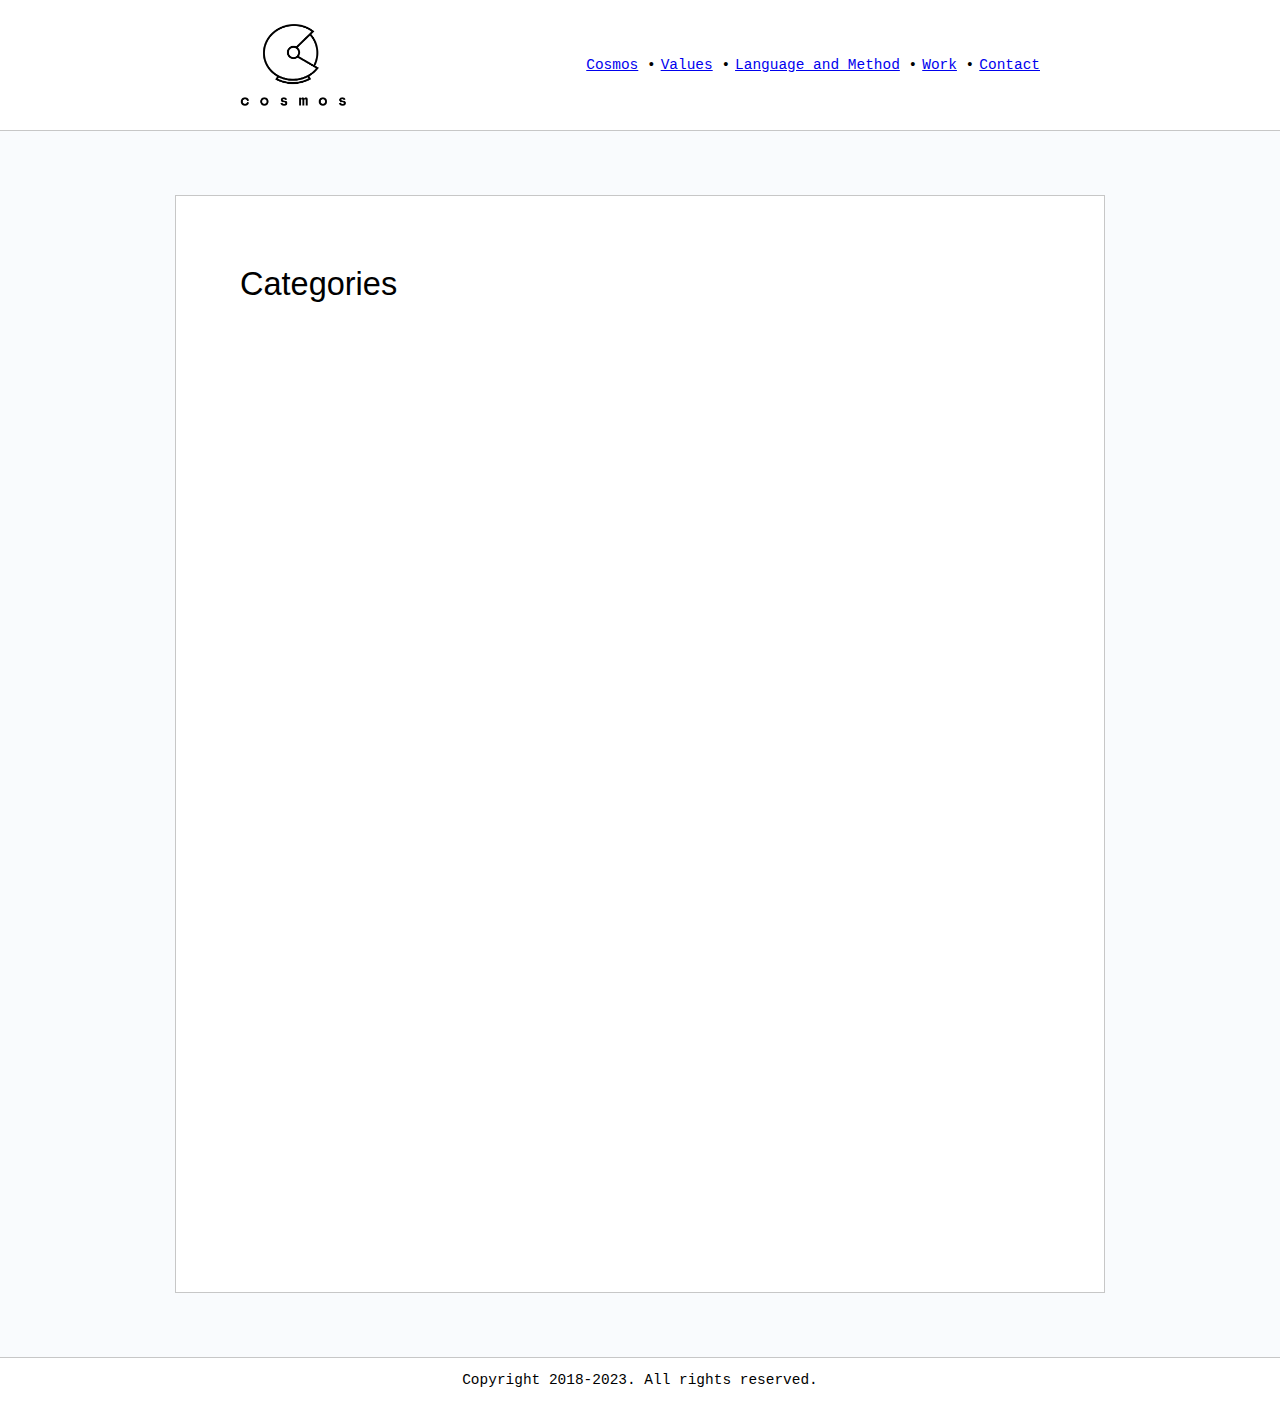
<file: public/categories/index.html>
<!DOCTYPE html>
<html lang="en-us" dir="ltr">
<head>
  <meta charset="utf-8">
<meta name="viewport" content="width=device-width">
<title>Cosmos | Categories</title>
<link rel="apple-touch-icon" sizes="180x180" href="/apple-touch-icon.png">
<link rel="icon" type="image/png" sizes="32x32" href="/favicon-32x32.png">
<link rel="icon" type="image/png" sizes="16x16" href="/favicon-16x16.png">
<link rel="manifest" href="/site.webmanifest">
<link rel="mask-icon" href="/safari-pinned-tab.svg" color="#5bbad5">
<meta name="msapplication-TileColor" content="#000000">
<meta name="theme-color" content="#000000">

<link rel="stylesheet" href="/css/main.css">
    <link rel="stylesheet" href="/css/content.css">




</head>
<body>
  <header>
    


<div class="logo">
    
        <img src="/logo-with-type-black.png" width="844" height="618">
    
</div>

    <nav>
        <ul>
            
                <li><a href="/">Cosmos</a></li>
            
            
            
            
                
                    
                        <li><a href="/values/">Values</a></li>
                    
                
            
                
                    
                        <li><a href="/language-and-method/">Language and Method</a></li>
                    
                
            
                
                    
                        <li><a href="/work/">Work</a></li>
                    
                
            
                
                    
                        <li><a href="/contact/">Contact</a></li>
                    
                
            
        </ul>
    </nav>


  </header>
  <main>
    
    <div class="background">
        <div class="document">
            <h1 class="title">Categories</h1>
            <h1 class="subtitle"></h1>
            
        </div>
    </div>

  </main>
  <footer>
    <p>Copyright 2018-2023. All rights reserved.</p>

  </footer>
</body>
</html>
</file>
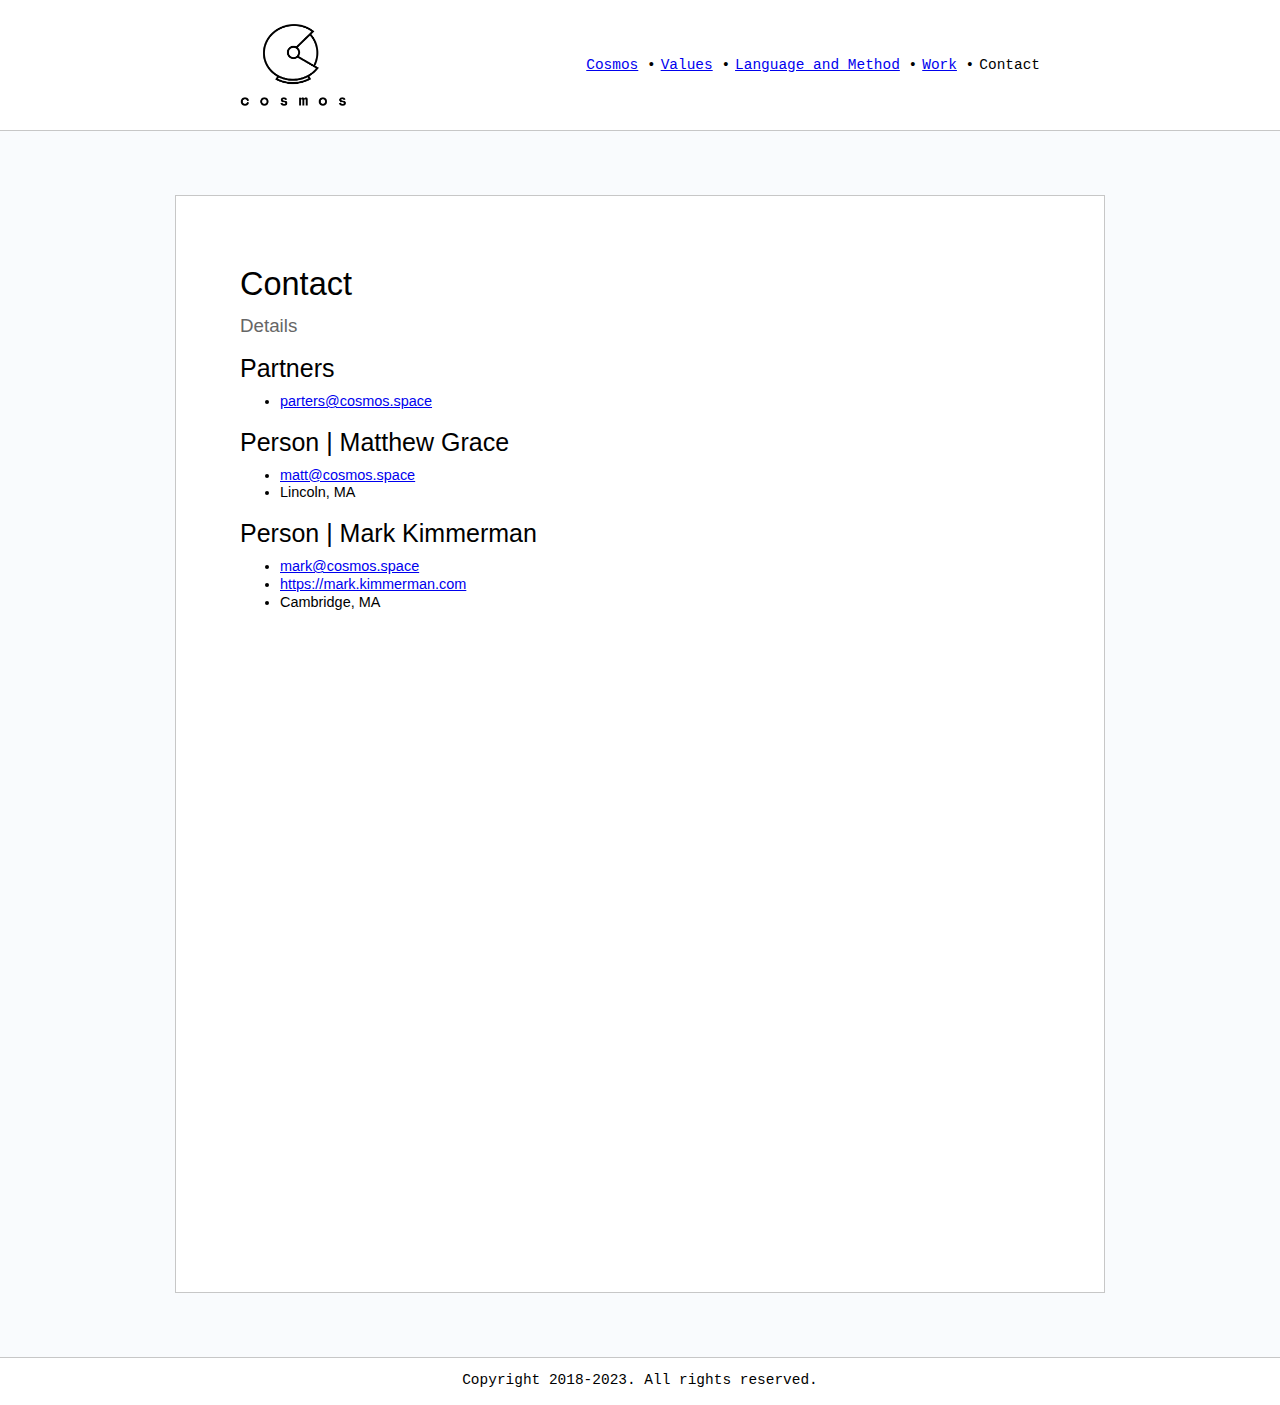
<file: public/contact/index.html>
<!DOCTYPE html>
<html lang="en-us" dir="ltr">
<head>
  <meta charset="utf-8">
<meta name="viewport" content="width=device-width">
<title>Cosmos | Contact</title>
<link rel="apple-touch-icon" sizes="180x180" href="/apple-touch-icon.png">
<link rel="icon" type="image/png" sizes="32x32" href="/favicon-32x32.png">
<link rel="icon" type="image/png" sizes="16x16" href="/favicon-16x16.png">
<link rel="manifest" href="/site.webmanifest">
<link rel="mask-icon" href="/safari-pinned-tab.svg" color="#5bbad5">
<meta name="msapplication-TileColor" content="#000000">
<meta name="theme-color" content="#000000">

<link rel="stylesheet" href="/css/main.css">
    <link rel="stylesheet" href="/css/content.css">




</head>
<body>
  <header>
    


<div class="logo">
    
        <img src="/logo-with-type-black.png" width="844" height="618">
    
</div>

    <nav>
        <ul>
            
                <li><a href="/">Cosmos</a></li>
            
            
            
            
                
                    
                        <li><a href="/values/">Values</a></li>
                    
                
            
                
                    
                        <li><a href="/language-and-method/">Language and Method</a></li>
                    
                
            
                
                    
                        <li><a href="/work/">Work</a></li>
                    
                
            
                
                    
                        <li>Contact</li>
                    
                
            
        </ul>
    </nav>


  </header>
  <main>
    
    <div class="background">
        <div class="document">
            <h1 class="title">Contact</h1>
            <h1 class="subtitle">Details</h1>
            <h1 id="partners">Partners</h1>
<ul>
<li><a href="mailto:parters@cosmos.space">parters@cosmos.space</a></li>
</ul>
<h1 id="person--matthew-grace">Person | Matthew Grace</h1>
<ul>
<li><a href="mailto:matt@cosmos.space">matt@cosmos.space</a></li>
<li>Lincoln, MA</li>
</ul>
<h1 id="person--mark-kimmerman">Person | Mark Kimmerman</h1>
<ul>
<li><a href="mailto:mark@cosmos.space">mark@cosmos.space</a></li>
<li><a href="https://mark.kimmerman.com">https://mark.kimmerman.com</a></li>
<li>Cambridge, MA</li>
</ul>

        </div>
    </div>

  </main>
  <footer>
    <p>Copyright 2018-2023. All rights reserved.</p>

  </footer>
</body>
</html>
</file>
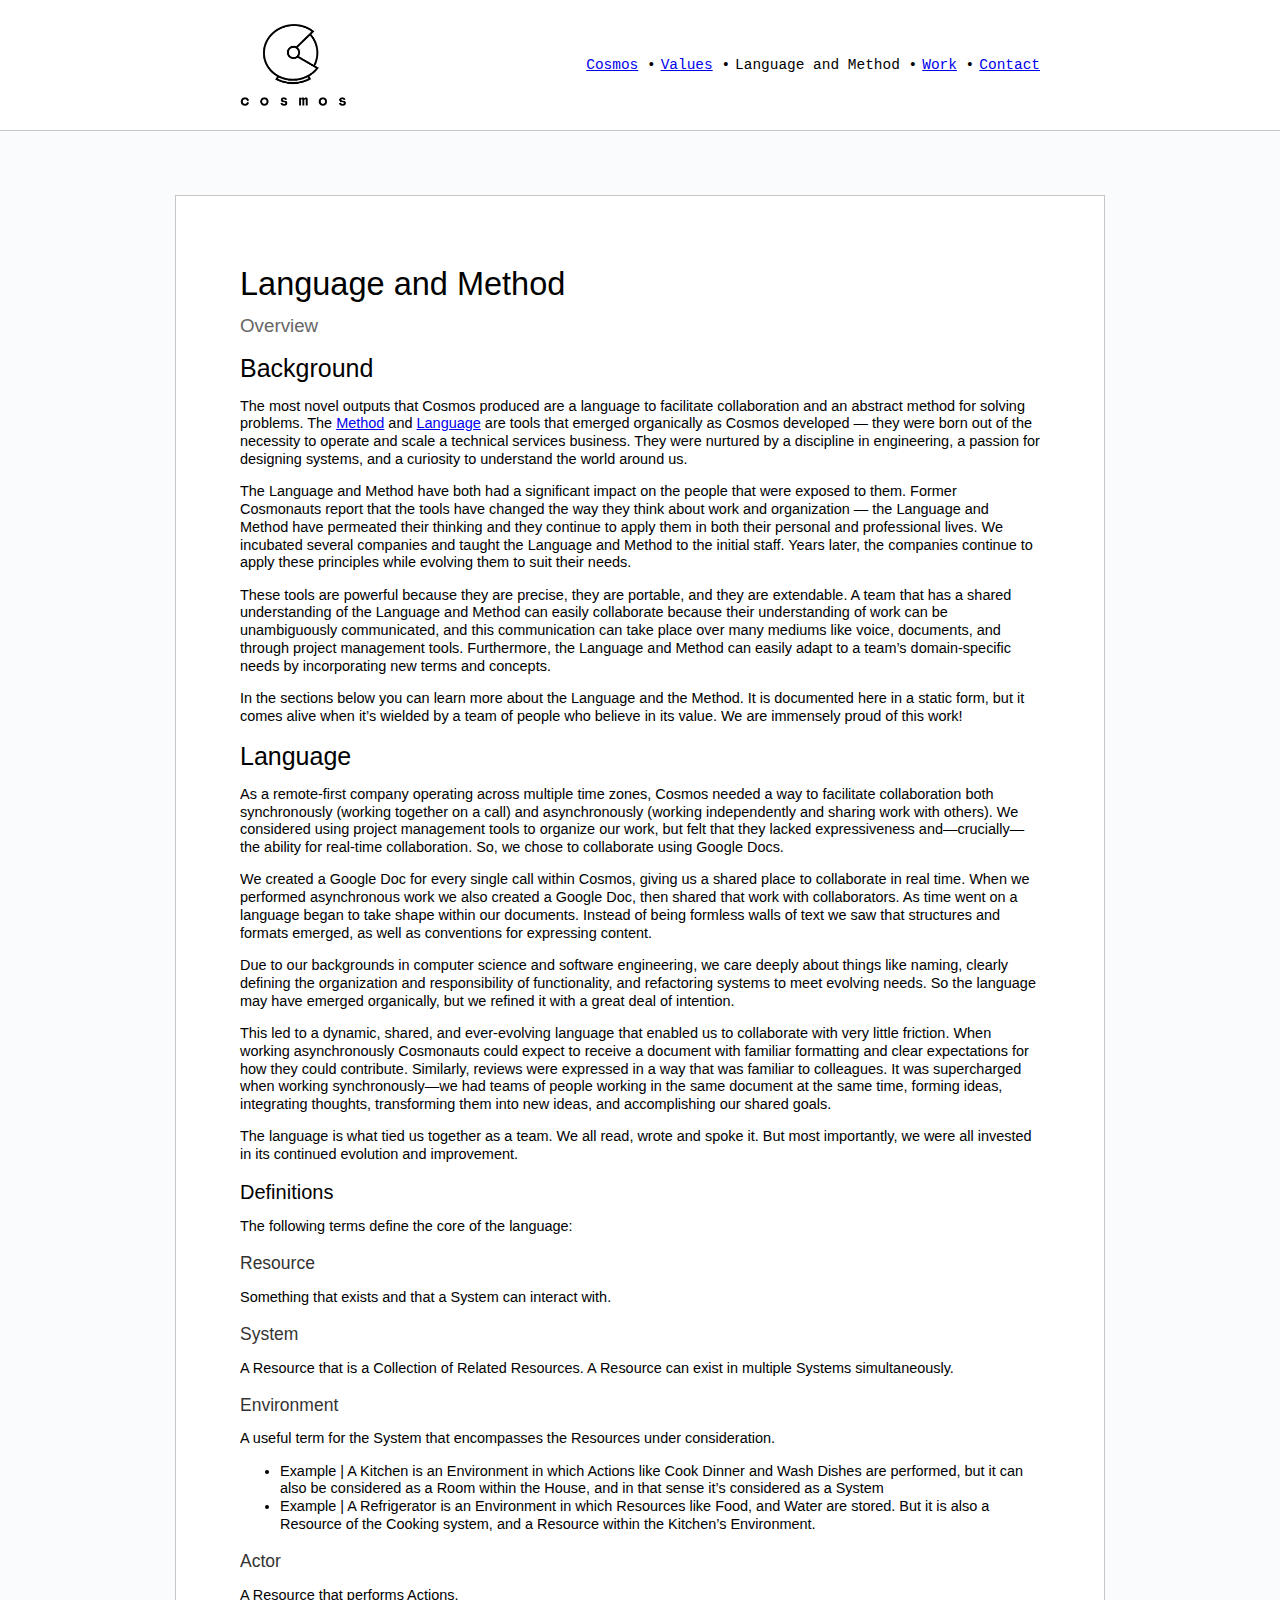
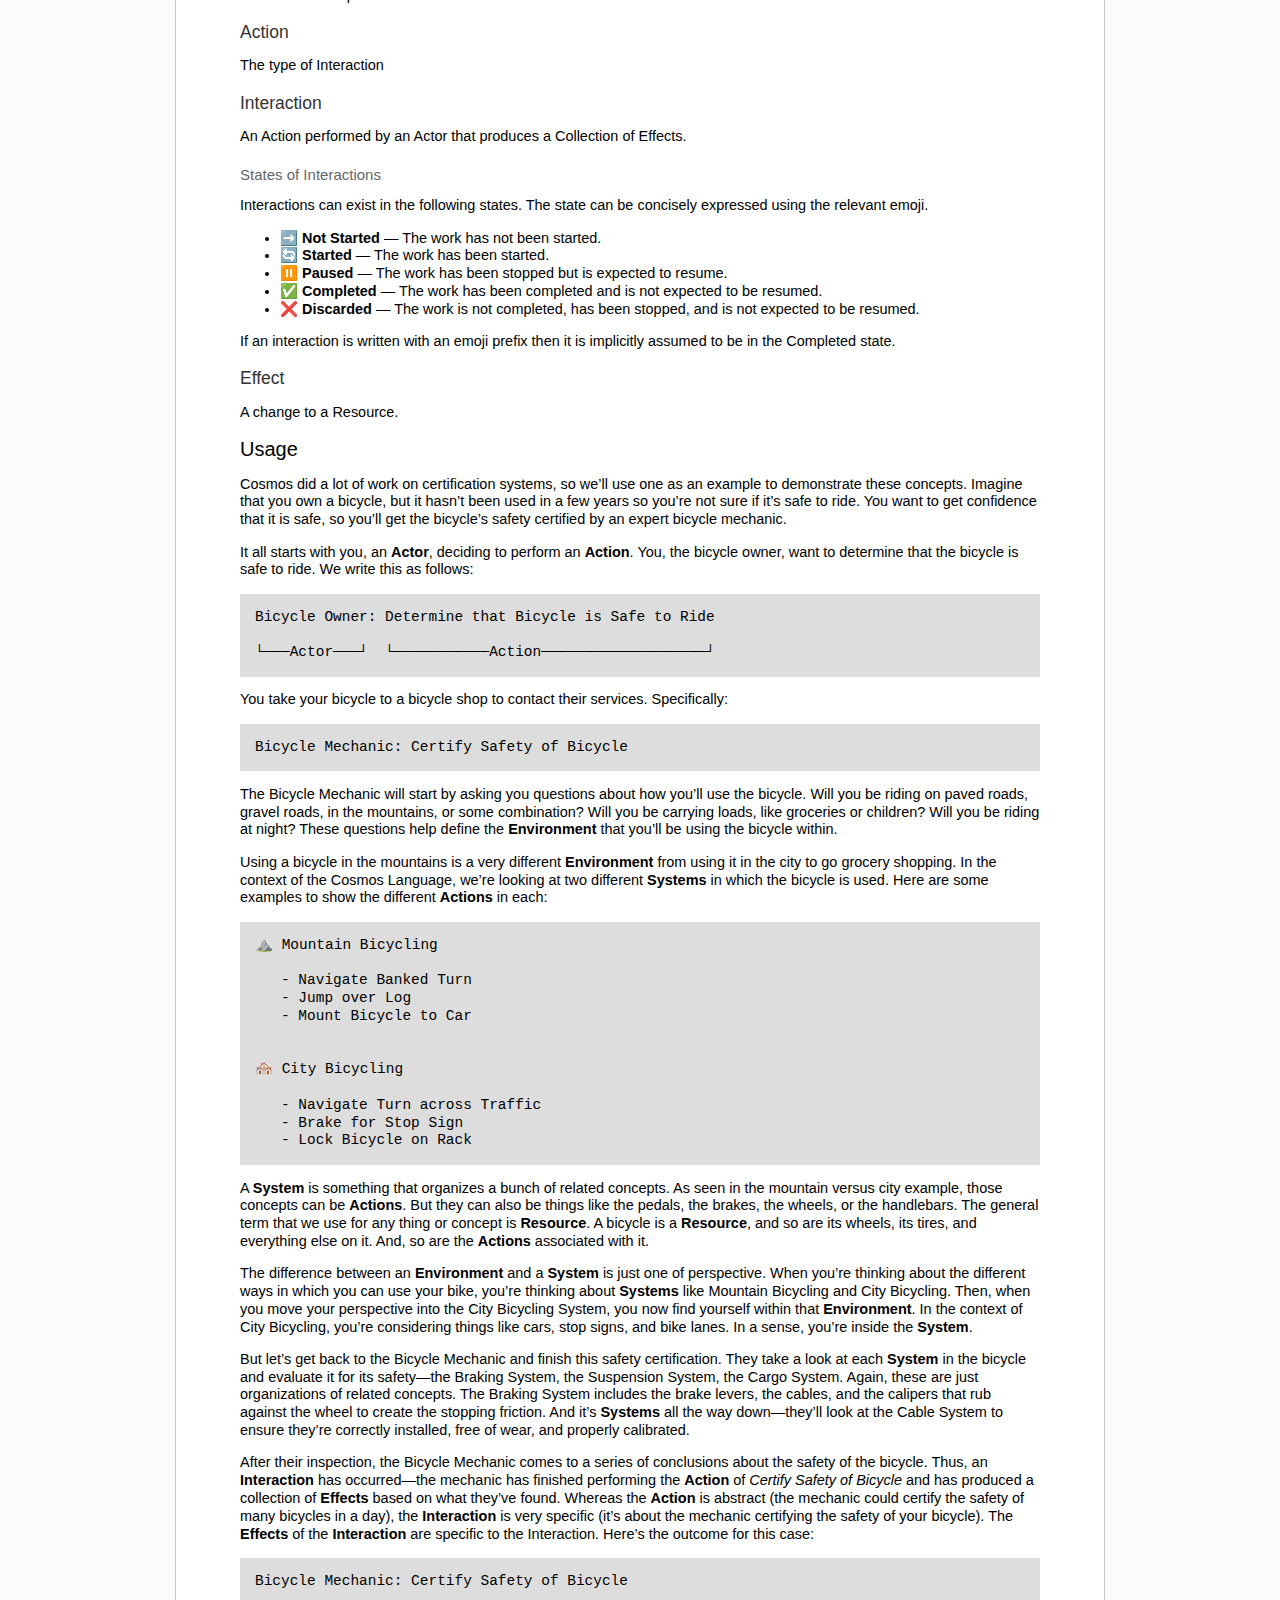
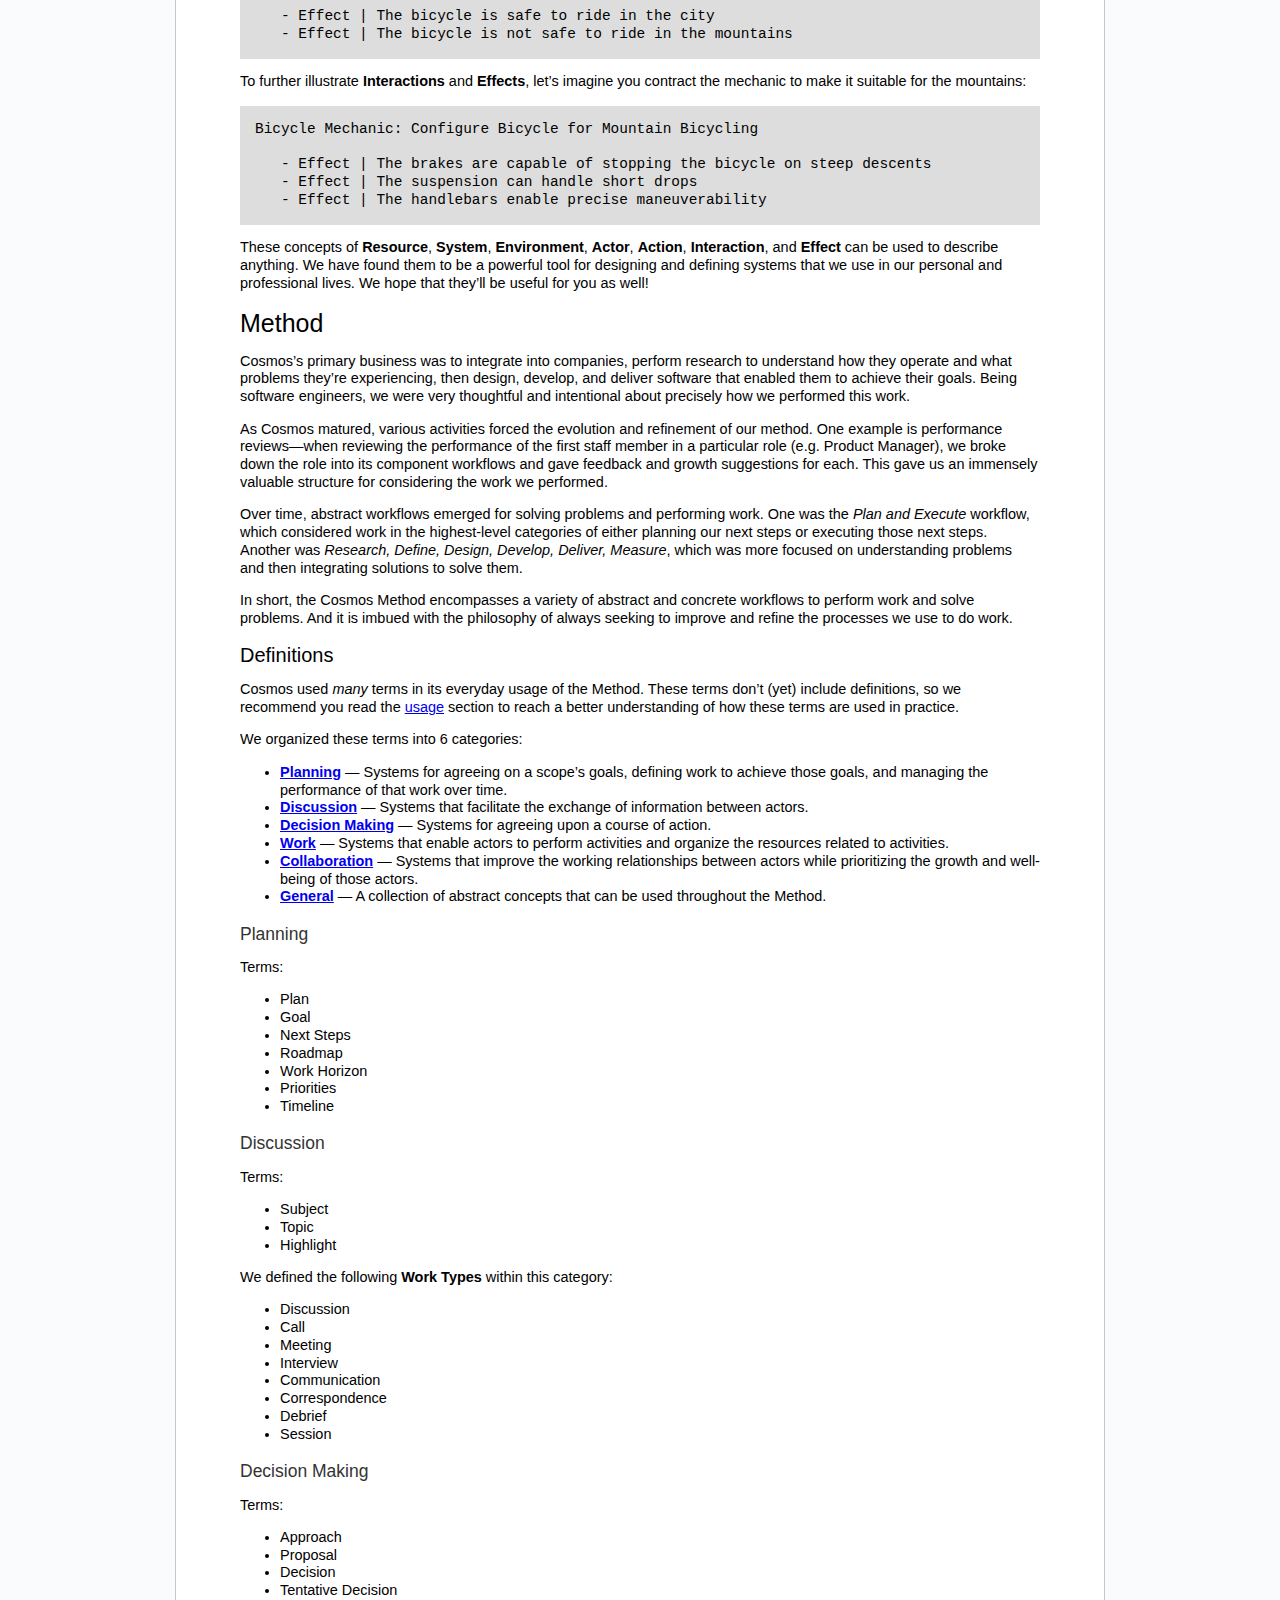
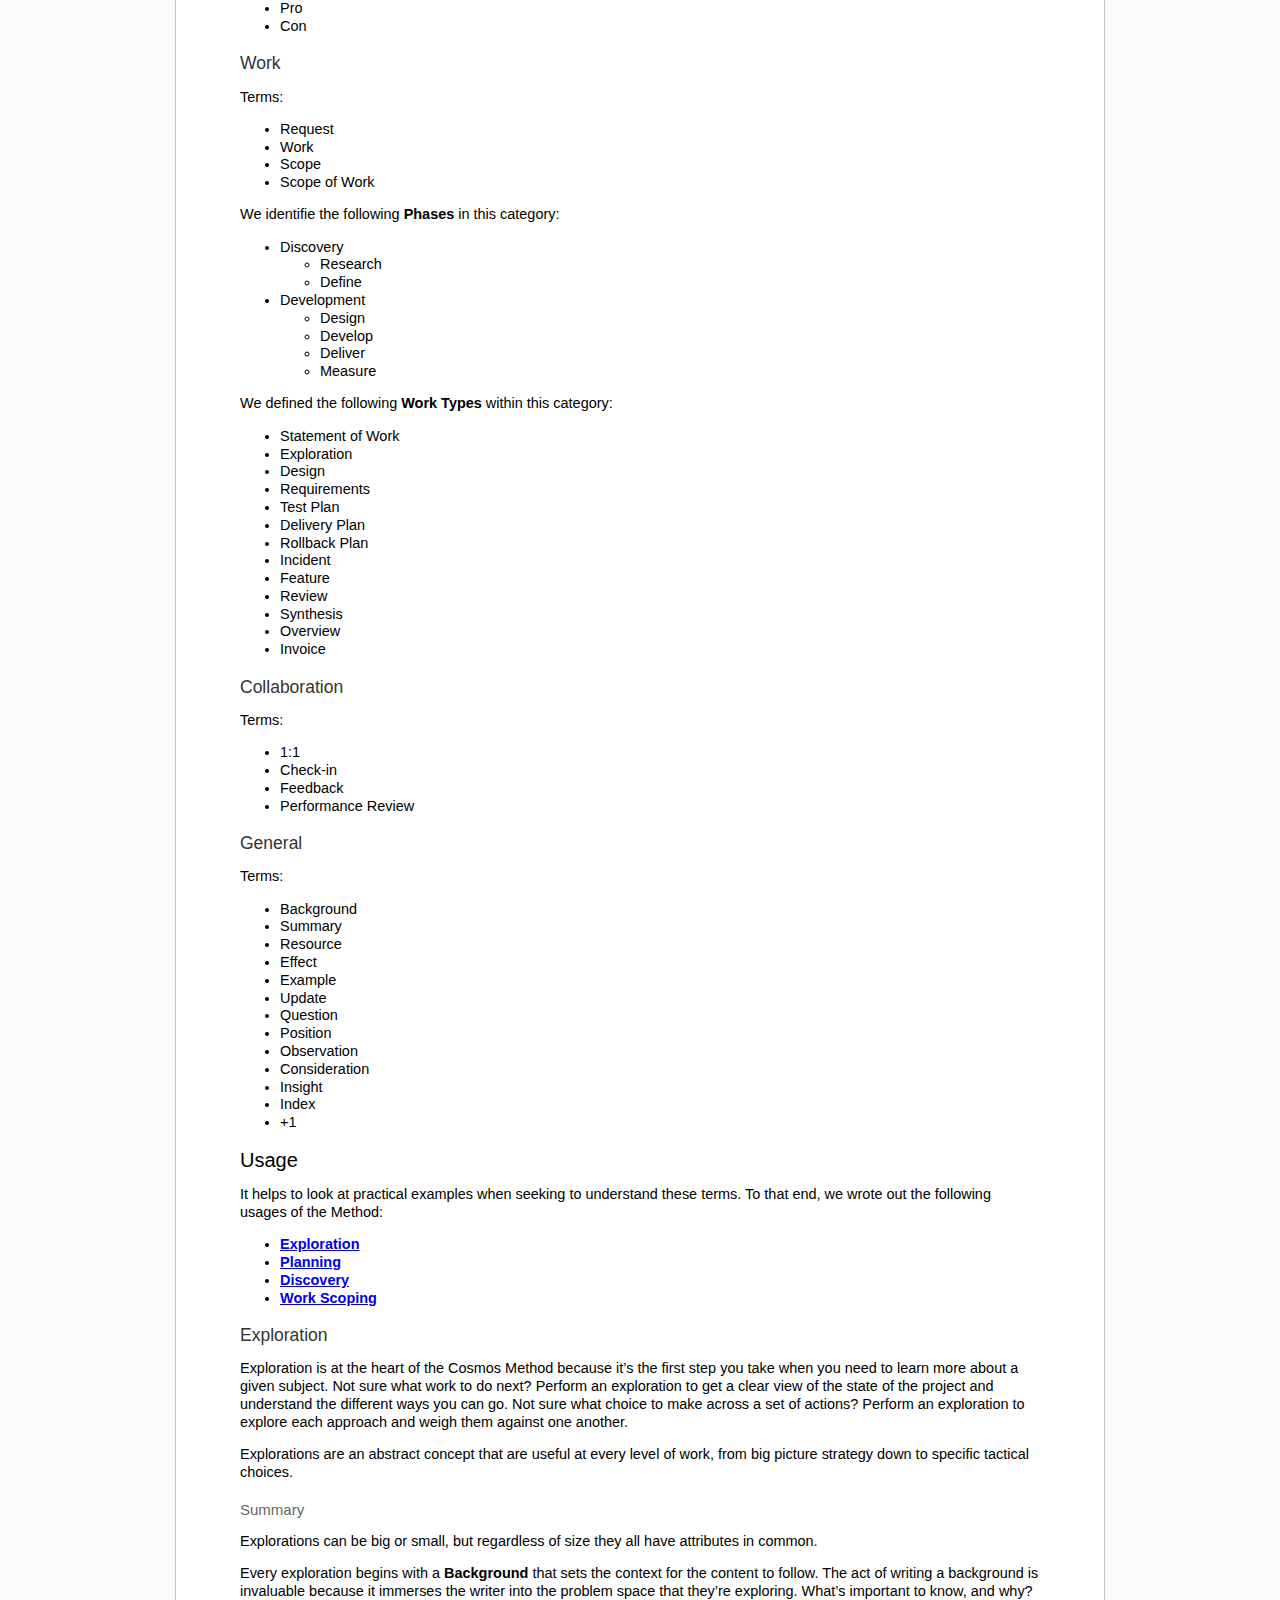
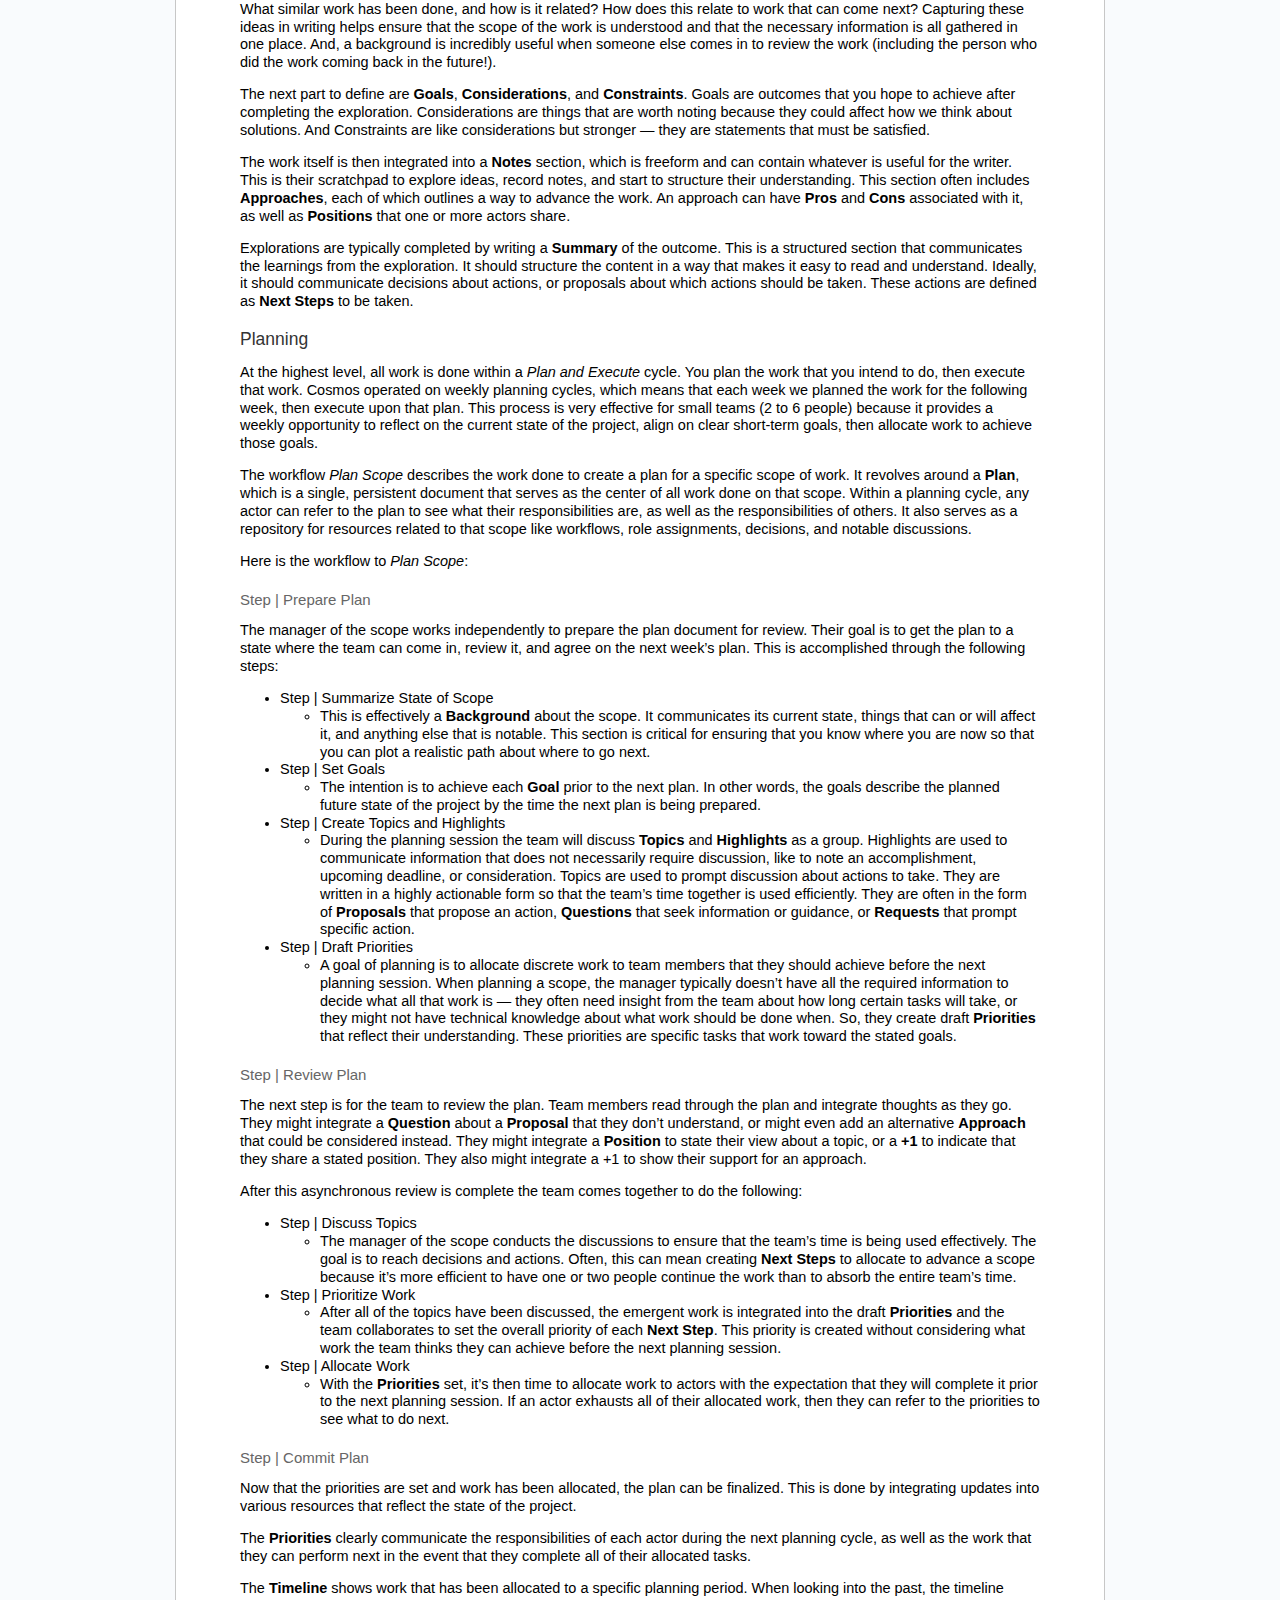
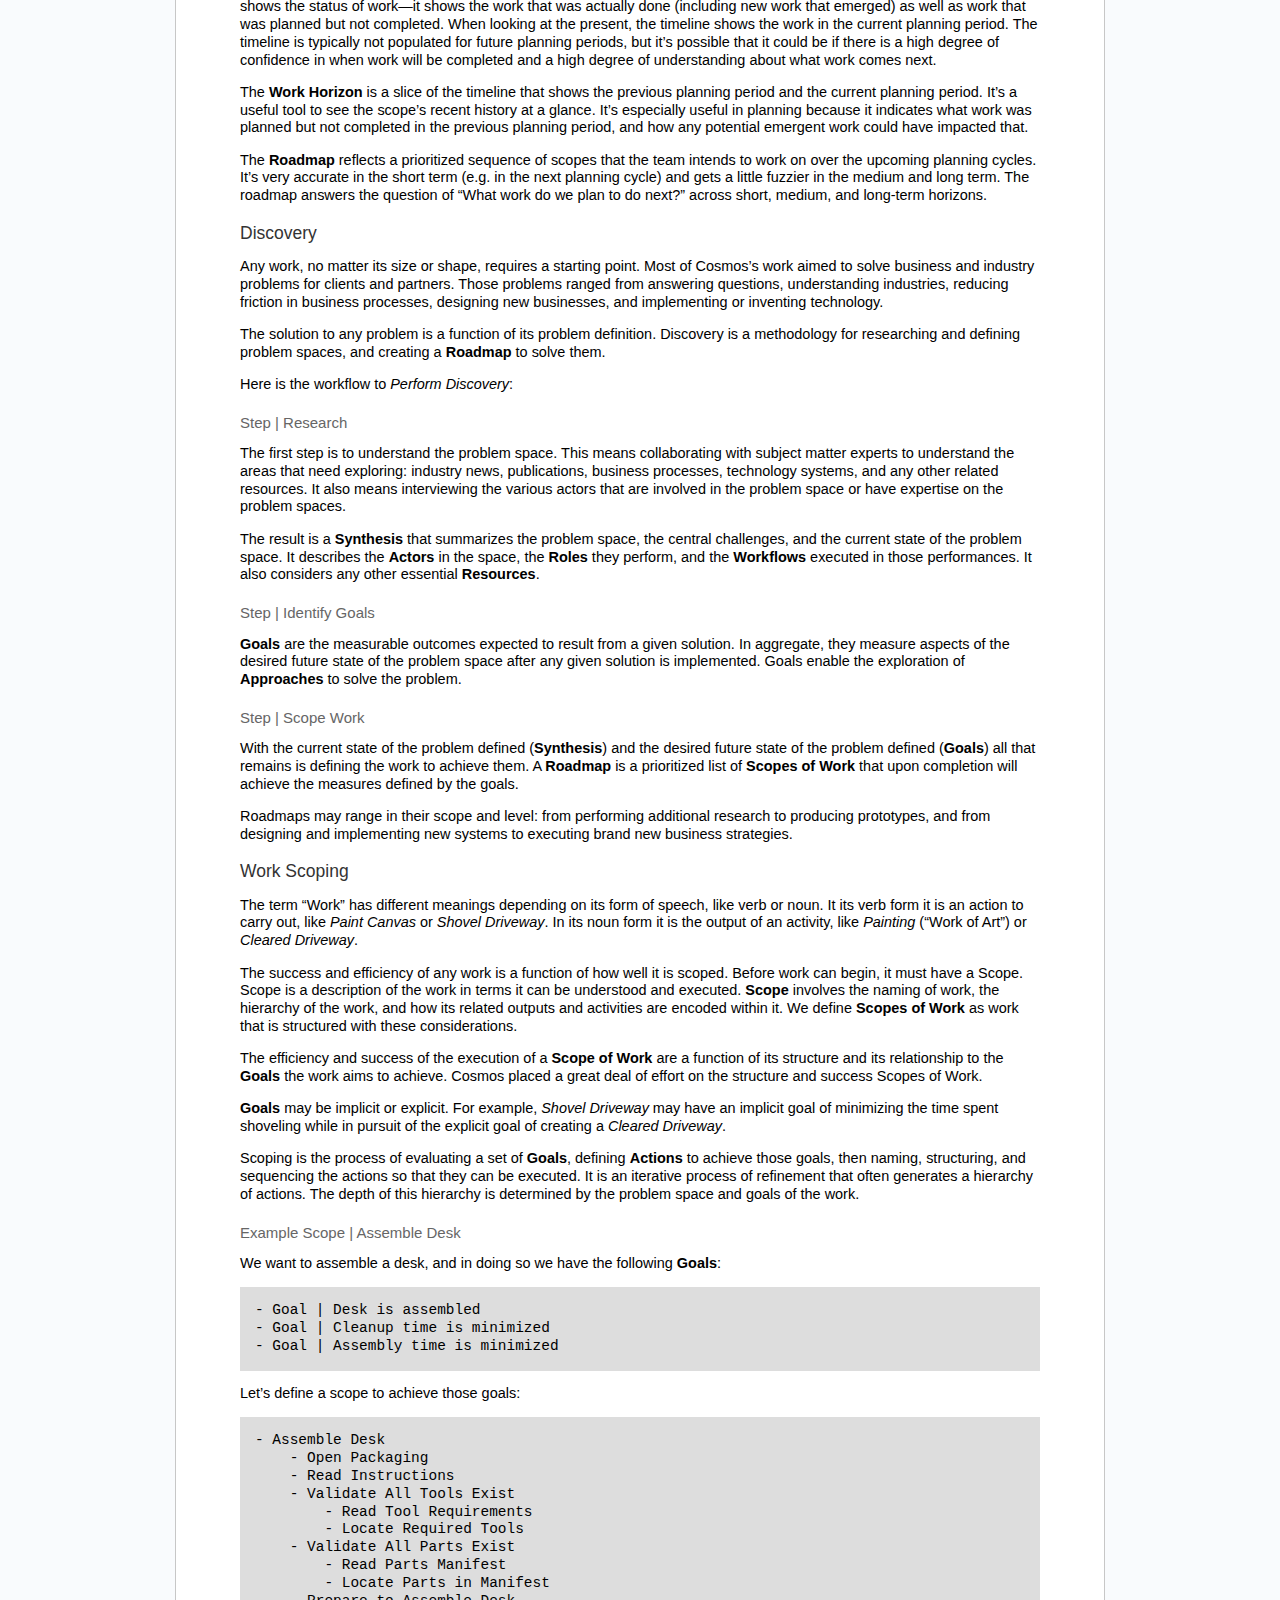
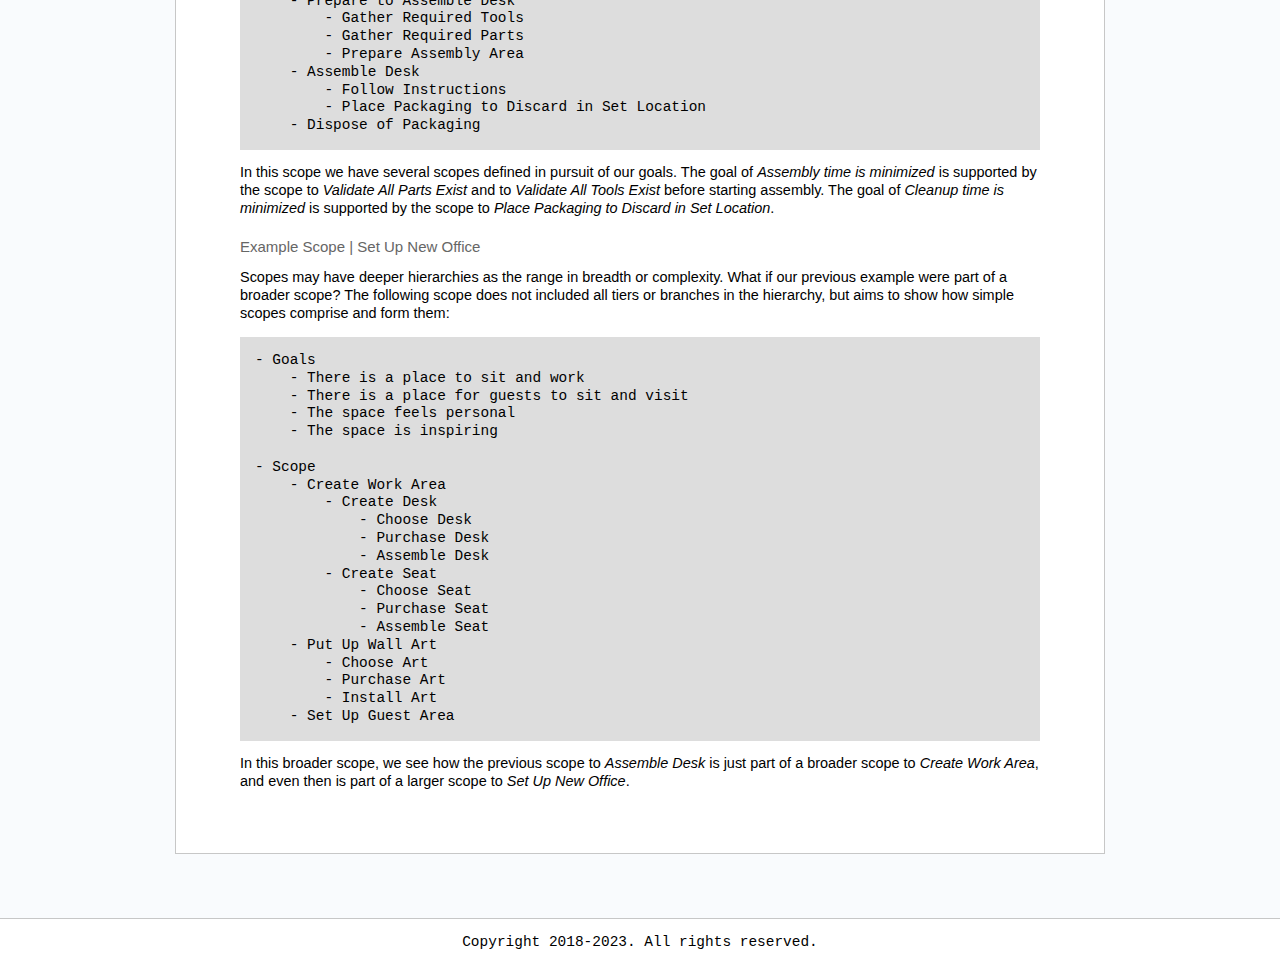
<file: public/language-and-method/index.html>
<!DOCTYPE html>
<html lang="en-us" dir="ltr">
<head>
  <meta charset="utf-8">
<meta name="viewport" content="width=device-width">
<title>Cosmos | Language and Method</title>
<link rel="apple-touch-icon" sizes="180x180" href="/apple-touch-icon.png">
<link rel="icon" type="image/png" sizes="32x32" href="/favicon-32x32.png">
<link rel="icon" type="image/png" sizes="16x16" href="/favicon-16x16.png">
<link rel="manifest" href="/site.webmanifest">
<link rel="mask-icon" href="/safari-pinned-tab.svg" color="#5bbad5">
<meta name="msapplication-TileColor" content="#000000">
<meta name="theme-color" content="#000000">

<link rel="stylesheet" href="/css/main.css">
    <link rel="stylesheet" href="/css/content.css">




</head>
<body>
  <header>
    


<div class="logo">
    
        <img src="/logo-with-type-black.png" width="844" height="618">
    
</div>

    <nav>
        <ul>
            
                <li><a href="/">Cosmos</a></li>
            
            
            
            
                
                    
                        <li><a href="/values/">Values</a></li>
                    
                
            
                
                    
                        <li>Language and Method</li>
                    
                
            
                
                    
                        <li><a href="/work/">Work</a></li>
                    
                
            
                
                    
                        <li><a href="/contact/">Contact</a></li>
                    
                
            
        </ul>
    </nav>


  </header>
  <main>
    
    <div class="background">
        <div class="document">
            <h1 class="title">Language and Method</h1>
            <h1 class="subtitle">Overview</h1>
            <h1 id="background">Background</h1>
<p>The most novel outputs that Cosmos produced are a language to facilitate collaboration and an abstract method for solving problems. The <a href="#method">Method</a> and <a href="#language">Language</a> are tools that emerged organically as Cosmos developed — they were born out of the necessity to operate and scale a technical services business. They were nurtured by a discipline in engineering, a passion for designing systems, and a curiosity to understand the world around us.</p>
<p>The Language and Method have both had a significant impact on the people that were exposed to them. Former Cosmonauts report that the tools have changed the way they think about work and organization — the Language and Method have permeated their thinking and they continue to apply them in both their personal and professional lives. We incubated several companies and taught the Language and Method to the initial staff. Years later, the companies continue to apply these principles while evolving them to suit their needs.</p>
<p>These tools are powerful because they are precise, they are portable, and they are extendable. A team that has a shared understanding of the Language and Method can easily collaborate because their understanding of work can be unambiguously communicated, and this communication can take place over many mediums like voice, documents, and through project management tools. Furthermore, the Language and Method can easily adapt to a team&rsquo;s domain-specific needs by incorporating new terms and concepts.</p>
<p>In the sections below you can learn more about the Language and the Method. It is documented here in a static form, but it comes alive when it&rsquo;s wielded by a team of people who believe in its value. We are immensely proud of this work!</p>
<h1 id="language">Language</h1>
<p>As a remote-first company operating across multiple time zones, Cosmos needed a way to facilitate collaboration both synchronously (working together on a call) and asynchronously (working independently and sharing work with others). We considered using project management tools to organize our work, but felt that they lacked expressiveness and—crucially—the ability for real-time collaboration. So, we chose to collaborate using Google Docs.</p>
<p>We created a Google Doc for every single call within Cosmos, giving us a shared place to collaborate in real time. When we performed asynchronous work we also created a Google Doc, then shared that work with collaborators. As time went on a language began to take shape within our documents. Instead of being formless walls of text we saw that structures and formats emerged, as well as conventions for expressing content.</p>
<p>Due to our backgrounds in computer science and software engineering, we care deeply about things like naming, clearly defining the organization and responsibility of functionality, and refactoring systems to meet evolving needs. So the language may have emerged organically, but we refined it with a great deal of intention.</p>
<p>This led to a dynamic, shared, and ever-evolving language that enabled us to collaborate with very little friction. When working asynchronously Cosmonauts could expect to receive a document with familiar formatting and clear expectations for how they could contribute. Similarly, reviews were expressed in a way that was familiar to colleagues. It was supercharged when working synchronously—we had teams of people working in the same document at the same time, forming ideas, integrating thoughts, transforming them into new ideas, and accomplishing our shared goals.</p>
<p>The language is what tied us together as a team. We all read, wrote and spoke it. But most importantly, we were all invested in its continued evolution and improvement.</p>
<h2 id="definitions">Definitions</h2>
<p>The following terms define the core of the language:</p>
<h3 id="resource">Resource</h3>
<p>Something that exists and that a System can interact with.</p>
<h3 id="system">System</h3>
<p>A Resource that is a Collection of Related Resources. A Resource can exist in multiple Systems simultaneously.</p>
<h3 id="environment">Environment</h3>
<p>A useful term for the System that encompasses the Resources under consideration.</p>
<ul>
<li>Example | A Kitchen is an Environment in which Actions like Cook Dinner and Wash Dishes are performed, but it can also be considered as a Room within the House, and in that sense it&rsquo;s considered as a System</li>
<li>Example | A Refrigerator is an Environment in which Resources like Food, and Water are stored. But it is also a Resource of the Cooking system, and a Resource within the Kitchen&rsquo;s Environment.</li>
</ul>
<h3 id="actor">Actor</h3>
<p>A Resource that performs Actions.</p>
<h3 id="action">Action</h3>
<p>The type of Interaction</p>
<h3 id="interaction">Interaction</h3>
<p>An Action performed by an Actor that produces a Collection of Effects.</p>
<h4 id="states-of-interactions">States of Interactions</h4>
<p>Interactions can exist in the following states. The state can be concisely expressed using the relevant emoji.</p>
<ul>
<li>➡️ <strong>Not Started</strong> — The work has not been started.</li>
<li>🔄 <strong>Started</strong> — The work has been started.</li>
<li>⏸️ <strong>Paused</strong> — The work has been stopped but is expected to resume.</li>
<li>✅ <strong>Completed</strong> — The work has been completed and is not expected to be resumed.</li>
<li>❌ <strong>Discarded</strong> — The work is not completed, has been stopped, and is not expected to be resumed.</li>
</ul>
<p>If an interaction is written with an emoji prefix then it is implicitly assumed to be in the Completed state.</p>
<h3 id="effect">Effect</h3>
<p>A change to a Resource.</p>
<h2 id="usage">Usage</h2>
<p>Cosmos did a lot of work on certification systems, so we&rsquo;ll use one as an example to demonstrate these concepts. Imagine that you own a bicycle, but it hasn&rsquo;t been used in a few years so you&rsquo;re not sure if it&rsquo;s safe to ride. You want to get confidence that it is safe, so you&rsquo;ll get the bicycle&rsquo;s safety certified by an expert bicycle mechanic.</p>
<p>It all starts with you, an <strong>Actor</strong>, deciding to perform an <strong>Action</strong>. You, the bicycle owner, want to determine that the bicycle is safe to ride. We write this as follows:</p>
<pre tabindex="0"><code>Bicycle Owner: Determine that Bicycle is Safe to Ride

└───Actor───┘  └───────────Action───────────────────┘
</code></pre><p>You take your bicycle to a bicycle shop to contact their services. Specifically:</p>
<pre tabindex="0"><code>Bicycle Mechanic: Certify Safety of Bicycle
</code></pre><p>The Bicycle Mechanic will start by asking you questions about how you&rsquo;ll use the bicycle. Will you be riding on paved roads, gravel roads, in the mountains, or some combination? Will you be carrying loads, like groceries or children? Will you be riding at night? These questions help define the <strong>Environment</strong> that you&rsquo;ll be using the bicycle within.</p>
<p>Using a bicycle in the mountains is a very different <strong>Environment</strong> from using it in the city to go grocery shopping. In the context of the Cosmos Language, we&rsquo;re looking at two different <strong>Systems</strong> in which the bicycle is used. Here are some examples to show the different <strong>Actions</strong> in each:</p>
<pre tabindex="0"><code>⛰️ Mountain Bicycling

   - Navigate Banked Turn
   - Jump over Log
   - Mount Bicycle to Car


🏘️ City Bicycling

   - Navigate Turn across Traffic
   - Brake for Stop Sign
   - Lock Bicycle on Rack
</code></pre><p>A <strong>System</strong> is something that organizes a bunch of related concepts. As seen in the mountain versus city example, those concepts can be <strong>Actions</strong>. But they can also be things like the pedals, the brakes, the wheels, or the handlebars. The general term that we use for any thing or concept is <strong>Resource</strong>. A bicycle is a <strong>Resource</strong>, and so are its wheels, its tires, and everything else on it. And, so are the <strong>Actions</strong> associated with it.</p>
<p>The difference between an <strong>Environment</strong> and a <strong>System</strong> is just one of perspective. When you&rsquo;re thinking about the different ways in which you can use your bike, you&rsquo;re thinking about <strong>Systems</strong> like Mountain Bicycling and City Bicycling. Then, when you move your perspective into the City Bicycling System, you now find yourself within that <strong>Environment</strong>. In the context of City Bicycling, you&rsquo;re considering things like cars, stop signs, and bike lanes. In a sense, you&rsquo;re inside the <strong>System</strong>.</p>
<p>But let&rsquo;s get back to the Bicycle Mechanic and finish this safety certification. They take a look at each <strong>System</strong> in the bicycle and evaluate it for its safety—the Braking System, the Suspension System, the Cargo System. Again, these are just organizations of related concepts. The Braking System includes the brake levers, the cables, and the calipers that rub against the wheel to create the stopping friction. And it&rsquo;s <strong>Systems</strong> all the way down—they&rsquo;ll look at the Cable System to ensure they&rsquo;re correctly installed, free of wear, and properly calibrated.</p>
<p>After their inspection, the Bicycle Mechanic comes to a series of conclusions about the safety of the bicycle. Thus, an <strong>Interaction</strong> has occurred—the mechanic has finished performing the <strong>Action</strong> of <em>Certify Safety of Bicycle</em> and has produced a collection of <strong>Effects</strong> based on what they&rsquo;ve found. Whereas the <strong>Action</strong> is abstract (the mechanic could certify the safety of many bicycles in a day), the <strong>Interaction</strong> is very specific (it&rsquo;s about the mechanic certifying the safety of your bicycle). The <strong>Effects</strong> of the <strong>Interaction</strong> are specific to the Interaction. Here&rsquo;s the outcome for this case:</p>
<pre tabindex="0"><code>Bicycle Mechanic: Certify Safety of Bicycle

   - Effect | The bicycle is safe to ride in the city
   - Effect | The bicycle is not safe to ride in the mountains
</code></pre><p>To further illustrate <strong>Interactions</strong> and <strong>Effects</strong>, let&rsquo;s imagine you contract the mechanic to make it suitable for the mountains:</p>
<pre tabindex="0"><code>Bicycle Mechanic: Configure Bicycle for Mountain Bicycling

   - Effect | The brakes are capable of stopping the bicycle on steep descents
   - Effect | The suspension can handle short drops
   - Effect | The handlebars enable precise maneuverability
</code></pre><p>These concepts of <strong>Resource</strong>, <strong>System</strong>, <strong>Environment</strong>, <strong>Actor</strong>, <strong>Action</strong>, <strong>Interaction</strong>, and <strong>Effect</strong> can be used to describe anything. We have found them to be a powerful tool for designing and defining systems that we use in our personal and professional lives. We hope that they&rsquo;ll be useful for you as well!</p>
<h1 id="method">Method</h1>
<p>Cosmos&rsquo;s primary business was to integrate into companies, perform research to understand how they operate and what problems they&rsquo;re experiencing, then design, develop, and deliver software that enabled them to achieve their goals. Being software engineers, we were very thoughtful and intentional about precisely how we performed this work.</p>
<p>As Cosmos matured, various activities forced the evolution and refinement of our method. One example is performance reviews—when reviewing the performance of the first staff member in a particular role (e.g. Product Manager), we broke down the role into its component workflows and gave feedback and growth suggestions for each. This gave us an immensely valuable structure for considering the work we performed.</p>
<p>Over time, abstract workflows emerged for solving problems and performing work. One was the <em>Plan and Execute</em> workflow, which considered work in the highest-level categories of either planning our next steps or executing those next steps. Another was <em>Research, Define, Design, Develop, Deliver, Measure</em>, which was more focused on understanding problems and then integrating solutions to solve them.</p>
<p>In short, the Cosmos Method encompasses a variety of abstract and concrete workflows to perform work and solve problems. And it is imbued with the  philosophy of always seeking to improve and refine the processes we use to do work.</p>
<h2 id="definitions-1">Definitions</h2>
<p>Cosmos used <em>many</em> terms in its everyday usage of the Method. These terms don&rsquo;t (yet) include definitions, so we recommend you read the <a href="#usage-1">usage</a> section to reach a better understanding of how these terms are used in practice.</p>
<p>We organized these terms into 6 categories:</p>
<ul>
<li><strong><a href="#planning">Planning</a></strong> — Systems for agreeing on a scope&rsquo;s goals, defining work to achieve those goals, and managing the performance of that work over time.</li>
<li><strong><a href="#discussion">Discussion</a></strong> — Systems that facilitate the exchange of information between actors.</li>
<li><strong><a href="#decision-making">Decision Making</a></strong> — Systems for agreeing upon a course of action.</li>
<li><strong><a href="#work">Work</a></strong> — Systems that enable actors to perform activities and organize the resources related to activities.</li>
<li><strong><a href="#collaboration">Collaboration</a></strong> — Systems that improve the working relationships between actors while prioritizing the growth and well-being of those actors.</li>
<li><strong><a href="#general">General</a></strong> — A collection of abstract concepts that can be used throughout the Method.</li>
</ul>
<h3 id="planning">Planning</h3>
<p>Terms:</p>
<ul>
<li>Plan</li>
<li>Goal</li>
<li>Next Steps</li>
<li>Roadmap</li>
<li>Work Horizon</li>
<li>Priorities</li>
<li>Timeline</li>
</ul>
<h3 id="discussion">Discussion</h3>
<p>Terms:</p>
<ul>
<li>Subject</li>
<li>Topic</li>
<li>Highlight</li>
</ul>
<p>We defined the following <strong>Work Types</strong> within this category:</p>
<ul>
<li>Discussion</li>
<li>Call</li>
<li>Meeting</li>
<li>Interview</li>
<li>Communication</li>
<li>Correspondence</li>
<li>Debrief</li>
<li>Session</li>
</ul>
<h3 id="decision-making">Decision Making</h3>
<p>Terms:</p>
<ul>
<li>Approach</li>
<li>Proposal</li>
<li>Decision</li>
<li>Tentative Decision</li>
<li>Pro</li>
<li>Con</li>
</ul>
<h3 id="work">Work</h3>
<p>Terms:</p>
<ul>
<li>Request</li>
<li>Work</li>
<li>Scope</li>
<li>Scope of Work</li>
</ul>
<p>We identifie the following <strong>Phases</strong> in this category:</p>
<ul>
<li>Discovery
<ul>
<li>Research</li>
<li>Define</li>
</ul>
</li>
<li>Development
<ul>
<li>Design</li>
<li>Develop</li>
<li>Deliver</li>
<li>Measure</li>
</ul>
</li>
</ul>
<p>We defined the following <strong>Work Types</strong> within this category:</p>
<ul>
<li>Statement of Work</li>
<li>Exploration</li>
<li>Design</li>
<li>Requirements</li>
<li>Test Plan</li>
<li>Delivery Plan</li>
<li>Rollback Plan</li>
<li>Incident</li>
<li>Feature</li>
<li>Review</li>
<li>Synthesis</li>
<li>Overview</li>
<li>Invoice</li>
</ul>
<h3 id="collaboration">Collaboration</h3>
<p>Terms:</p>
<ul>
<li>1:1</li>
<li>Check-in</li>
<li>Feedback</li>
<li>Performance Review</li>
</ul>
<h3 id="general">General</h3>
<p>Terms:</p>
<ul>
<li>Background</li>
<li>Summary</li>
<li>Resource</li>
<li>Effect</li>
<li>Example</li>
<li>Update</li>
<li>Question</li>
<li>Position</li>
<li>Observation</li>
<li>Consideration</li>
<li>Insight</li>
<li>Index</li>
<li>+1</li>
</ul>
<h2 id="usage-1">Usage</h2>
<p>It helps to look at practical examples when seeking to understand these terms. To that end, we wrote out the following usages of the Method:</p>
<ul>
<li><strong><a href="#exploration">Exploration</a></strong></li>
<li><strong><a href="#planning-1">Planning</a></strong></li>
<li><strong><a href="#discovery">Discovery</a></strong></li>
<li><strong><a href="#work-scoping">Work Scoping</a></strong></li>
</ul>
<h3 id="exploration">Exploration</h3>
<p>Exploration is at the heart of the Cosmos Method because it&rsquo;s the first step you take when you need to learn more about a given subject. Not sure what work to do next? Perform an exploration to get a clear view of the state of the project and understand the different ways you can go. Not sure what choice to make across a set of actions? Perform an exploration to explore each approach and weigh them against one another.</p>
<p>Explorations are an abstract concept that are useful at every level of work, from big picture strategy down to specific tactical choices.</p>
<h4 id="summary">Summary</h4>
<p>Explorations can be big or small, but regardless of size they all have attributes in common.</p>
<p>Every exploration begins with a <strong>Background</strong> that sets the context for the content to follow. The act of writing a background is invaluable because it immerses the writer into the problem space that they&rsquo;re exploring. What&rsquo;s important to know, and why? What similar work has been done, and how is it related? How does this relate to work that can come next? Capturing these ideas in writing helps ensure that the scope of the work is understood and that the necessary information is all gathered in one place. And, a background is incredibly useful when someone else comes in to review the work (including the person who did the work coming back in the future!).</p>
<p>The next part to define are <strong>Goals</strong>, <strong>Considerations</strong>, and <strong>Constraints</strong>. Goals are outcomes that you hope to achieve after completing the exploration. Considerations are things that are worth noting because they could affect how we think about solutions. And Constraints are like considerations but stronger — they are statements that must be satisfied.</p>
<p>The work itself is then integrated into a <strong>Notes</strong> section, which is freeform and can contain whatever is useful for the writer. This is their scratchpad to explore ideas, record notes, and start to structure their understanding. This section often includes <strong>Approaches</strong>, each of which outlines a way to advance the work. An approach can have <strong>Pros</strong> and <strong>Cons</strong> associated with it, as well as <strong>Positions</strong> that one or more actors share.</p>
<p>Explorations are typically completed by writing a <strong>Summary</strong> of the outcome. This is a structured section that communicates the learnings from the exploration. It should structure the content in a way that makes it easy to read and understand. Ideally, it should communicate decisions about actions, or proposals about which actions should be taken. These actions are defined as <strong>Next Steps</strong> to be taken.</p>
<h3 id="planning-1">Planning</h3>
<p>At the highest level, all work is done within a <em>Plan and Execute</em> cycle. You plan the work that you intend to do, then execute that work. Cosmos operated on weekly planning cycles, which means that each week we planned the work for the following week, then execute upon that plan. This process is very effective for small teams (2 to 6 people) because it provides a weekly opportunity to reflect on the current state of the project, align on clear short-term goals, then allocate work to achieve those goals.</p>
<p>The workflow <em>Plan Scope</em> describes the work done to create a plan for a specific scope of work. It revolves around a <strong>Plan</strong>, which is a single, persistent document that serves as the center of all work done on that scope. Within a planning cycle, any actor can refer to the plan to see what their responsibilities are, as well as the responsibilities of others. It also serves as a repository for resources related to that scope like workflows, role assignments, decisions, and notable discussions.</p>
<p>Here is the workflow to <em>Plan Scope</em>:</p>
<h4 id="step--prepare-plan">Step | Prepare Plan</h4>
<p>The manager of the scope works independently to prepare the plan document for review. Their goal is to get the plan to a state where the team can come in, review it, and agree on the next week&rsquo;s plan. This is accomplished through the following steps:</p>
<ul>
<li>Step | Summarize State of Scope
<ul>
<li>This is effectively a <strong>Background</strong> about the scope. It communicates its current state, things that can or will affect it, and anything else that is notable. This section is critical for ensuring that you know where you are now so that you can plot a realistic path about where to go next.</li>
</ul>
</li>
<li>Step | Set Goals
<ul>
<li>The intention is to achieve each <strong>Goal</strong> prior to the next plan. In other words, the goals describe the planned future state of the project by the time the next plan is being prepared.</li>
</ul>
</li>
<li>Step | Create Topics and Highlights
<ul>
<li>During the planning session the team will discuss <strong>Topics</strong> and <strong>Highlights</strong> as a group. Highlights are used to communicate information that does not necessarily require discussion, like to note an accomplishment, upcoming deadline, or consideration. Topics are used to prompt discussion about actions to take. They are written in a highly actionable form so that the team&rsquo;s time together is used efficiently. They are often in the form of <strong>Proposals</strong> that propose an action, <strong>Questions</strong> that seek information or guidance, or <strong>Requests</strong> that prompt specific action.</li>
</ul>
</li>
<li>Step | Draft Priorities
<ul>
<li>A goal of planning is to allocate discrete work to team members that they should achieve before the next planning session. When planning a scope, the manager typically doesn&rsquo;t have all the required information to decide what all that work is — they often need insight from the team about how long certain tasks will take, or they might not have technical knowledge about what work should be done when. So, they create draft <strong>Priorities</strong> that reflect their understanding. These priorities are specific tasks that work toward the stated goals.</li>
</ul>
</li>
</ul>
<h4 id="step--review-plan">Step | Review Plan</h4>
<p>The next step is for the team to review the plan. Team members read through the plan and integrate thoughts as they go. They might integrate a <strong>Question</strong> about a <strong>Proposal</strong> that they don&rsquo;t understand, or might even add an alternative <strong>Approach</strong> that could be considered instead. They might integrate a <strong>Position</strong> to state their view about a topic, or a <strong>+1</strong> to indicate that they share a stated position. They also might integrate a +1 to show their support for an approach.</p>
<p>After this asynchronous review is complete the team comes together to do the following:</p>
<ul>
<li>Step | Discuss Topics
<ul>
<li>The manager of the scope conducts the discussions to ensure that the team&rsquo;s time is being used effectively. The goal is to reach decisions and actions. Often, this can mean creating <strong>Next Steps</strong> to allocate to advance a scope because it&rsquo;s more efficient to have one or two people continue the work than to absorb the entire team&rsquo;s time.</li>
</ul>
</li>
<li>Step | Prioritize Work
<ul>
<li>After all of the topics have been discussed, the emergent work is integrated into the draft <strong>Priorities</strong> and the team collaborates to set the overall priority of each <strong>Next Step</strong>. This priority is created without considering what work the team thinks they can achieve before the next planning session.</li>
</ul>
</li>
<li>Step | Allocate Work
<ul>
<li>With the <strong>Priorities</strong> set, it&rsquo;s then time to allocate work to actors with the expectation that they will complete it prior to the next planning session. If an actor exhausts all of their allocated work, then they can refer to the priorities to see what to do next.</li>
</ul>
</li>
</ul>
<h4 id="step--commit-plan">Step | Commit Plan</h4>
<p>Now that the priorities are set and work has been allocated, the plan can be finalized. This is done by integrating updates into various resources that reflect the state of the project.</p>
<p>The <strong>Priorities</strong> clearly communicate the responsibilities of each actor during the next planning cycle, as well as the work that they can perform next in the event that they complete all of their allocated tasks.</p>
<p>The <strong>Timeline</strong> shows work that has been allocated to a specific planning period. When looking into the past, the timeline shows the status of work—it shows the work that was actually done (including new work that emerged) as well as work that was planned but not completed. When looking at the present, the timeline shows the work in the current planning period. The timeline is typically not populated for future planning periods, but it&rsquo;s possible that it could be if there is a high degree of confidence in when work will be completed and a high degree of understanding about what work comes next.</p>
<p>The <strong>Work Horizon</strong> is a slice of the timeline that shows the previous planning period and the current planning period. It&rsquo;s a useful tool to see the scope&rsquo;s recent history at a glance. It&rsquo;s especially useful in planning because it indicates what work was planned but not completed in the previous planning period, and how any potential emergent work could have impacted that.</p>
<p>The <strong>Roadmap</strong> reflects a prioritized sequence of scopes that the team intends to work on over the upcoming planning cycles. It&rsquo;s very accurate in the short term (e.g. in the next planning cycle) and gets a little fuzzier in the medium and long term. The roadmap answers the question of &ldquo;What work do we plan to do next?&rdquo; across short, medium, and long-term horizons.</p>
<h3 id="discovery">Discovery</h3>
<p>Any work, no matter its size or shape, requires a starting point. Most of Cosmos&rsquo;s work aimed to solve business and industry problems for clients and partners. Those problems ranged from answering questions, understanding industries, reducing friction in business processes, designing new businesses, and implementing or inventing technology.</p>
<p>The solution to any problem is a function of its problem definition. Discovery is a methodology for researching and defining problem spaces, and creating a <strong>Roadmap</strong> to solve them.</p>
<p>Here is the workflow to <em>Perform Discovery</em>:</p>
<h4 id="step--research">Step | Research</h4>
<p>The first step is to understand the problem space. This means collaborating with subject matter experts to understand the areas that need exploring: industry news, publications, business processes, technology systems, and any other related resources. It also means interviewing the various actors that are involved in the problem space or have expertise on the problem spaces.</p>
<p>The result is a <strong>Synthesis</strong> that summarizes the problem space, the central challenges, and the current state of the problem space. It describes the <strong>Actors</strong> in the space, the <strong>Roles</strong> they perform, and the <strong>Workflows</strong> executed in those performances. It also considers any other essential <strong>Resources</strong>.</p>
<h4 id="step--identify-goals">Step | Identify Goals</h4>
<p><strong>Goals</strong> are the measurable outcomes expected to result from a given solution. In aggregate, they measure aspects of the desired future state of the problem space after any given solution is implemented. Goals enable the exploration of <strong>Approaches</strong> to solve the problem.</p>
<h4 id="step--scope-work">Step | Scope Work</h4>
<p>With the current state of the problem defined (<strong>Synthesis</strong>) and the desired future state of the problem defined (<strong>Goals</strong>) all that remains is defining the work to achieve them. A <strong>Roadmap</strong> is a prioritized list of <strong>Scopes of Work</strong> that upon completion will achieve the measures defined by the goals.</p>
<p>Roadmaps may range in their scope and level: from performing additional research to producing prototypes, and from designing and implementing new systems to executing brand new business strategies.</p>
<h3 id="work-scoping">Work Scoping</h3>
<p>The term &ldquo;Work&rdquo; has different meanings depending on its form of speech, like verb or noun. It its verb form it is an action to carry out, like <em>Paint Canvas</em> or <em>Shovel Driveway</em>. In its noun form it is the output of an activity, like <em>Painting</em> (&ldquo;Work of Art&rdquo;) or <em>Cleared Driveway</em>.</p>
<p>The success and efficiency of any work is a function of how well it is scoped. Before work can begin, it must have a Scope. Scope is a description of the work in terms it can be understood and executed. <strong>Scope</strong> involves the naming of work, the hierarchy of the work, and how its related outputs and activities are encoded within it. We define <strong>Scopes of Work</strong> as work that is structured with these considerations.</p>
<p>The efficiency and success of the execution of a <strong>Scope of Work</strong> are a function of its structure and its relationship to the <strong>Goals</strong> the work aims to achieve. Cosmos placed a great deal of effort on the structure and success Scopes of Work.</p>
<p><strong>Goals</strong> may be implicit or explicit. For example, <em>Shovel Driveway</em> may have an implicit goal of minimizing the time spent shoveling while in pursuit of the explicit goal of creating a <em>Cleared Driveway</em>.</p>
<p>Scoping is the process of evaluating a set of <strong>Goals</strong>, defining <strong>Actions</strong> to achieve those goals, then naming, structuring, and sequencing the actions so that they can be executed. It is an iterative process of refinement that often generates a hierarchy of actions. The depth of this hierarchy is determined by the problem space and goals of the work.</p>
<h4 id="example-scope--assemble-desk">Example Scope | Assemble Desk</h4>
<p>We want to assemble a desk, and in doing so we have the following <strong>Goals</strong>:</p>
<pre tabindex="0"><code>- Goal | Desk is assembled
- Goal | Cleanup time is minimized
- Goal | Assembly time is minimized
</code></pre><p>Let&rsquo;s define a scope to achieve those goals:</p>
<pre tabindex="0"><code>- Assemble Desk
    - Open Packaging
    - Read Instructions
    - Validate All Tools Exist
        - Read Tool Requirements
        - Locate Required Tools
    - Validate All Parts Exist
        - Read Parts Manifest
        - Locate Parts in Manifest
    - Prepare to Assemble Desk
        - Gather Required Tools
        - Gather Required Parts
        - Prepare Assembly Area
    - Assemble Desk
        - Follow Instructions
        - Place Packaging to Discard in Set Location
    - Dispose of Packaging
</code></pre><p>In this scope we have several scopes defined in pursuit of our goals. The goal of <em>Assembly time is minimized</em> is supported by the scope to <em>Validate All Parts Exist</em> and to <em>Validate All Tools Exist</em> before starting assembly. The goal of <em>Cleanup time is minimized</em> is supported by the scope to <em>Place Packaging to Discard in Set Location</em>.</p>
<h4 id="example-scope--set-up-new-office">Example Scope | Set Up New Office</h4>
<p>Scopes may have deeper hierarchies as the range in breadth or complexity. What if our previous example were part of a broader scope? The following scope does not included all tiers or branches in the hierarchy, but aims to show how simple scopes comprise and form them:</p>
<pre tabindex="0"><code>- Goals
    - There is a place to sit and work
    - There is a place for guests to sit and visit
    - The space feels personal
    - The space is inspiring

- Scope
    - Create Work Area
        - Create Desk
            - Choose Desk
            - Purchase Desk
            - Assemble Desk
        - Create Seat
            - Choose Seat
            - Purchase Seat
            - Assemble Seat
    - Put Up Wall Art
        - Choose Art
        - Purchase Art
        - Install Art
    - Set Up Guest Area
</code></pre><p>In this broader scope, we see how the previous scope to <em>Assemble Desk</em> is just part of a broader scope to <em>Create Work Area</em>, and even then is part of a larger scope to <em>Set Up New Office</em>.</p>

        </div>
    </div>

  </main>
  <footer>
    <p>Copyright 2018-2023. All rights reserved.</p>

  </footer>
</body>
</html>
</file>
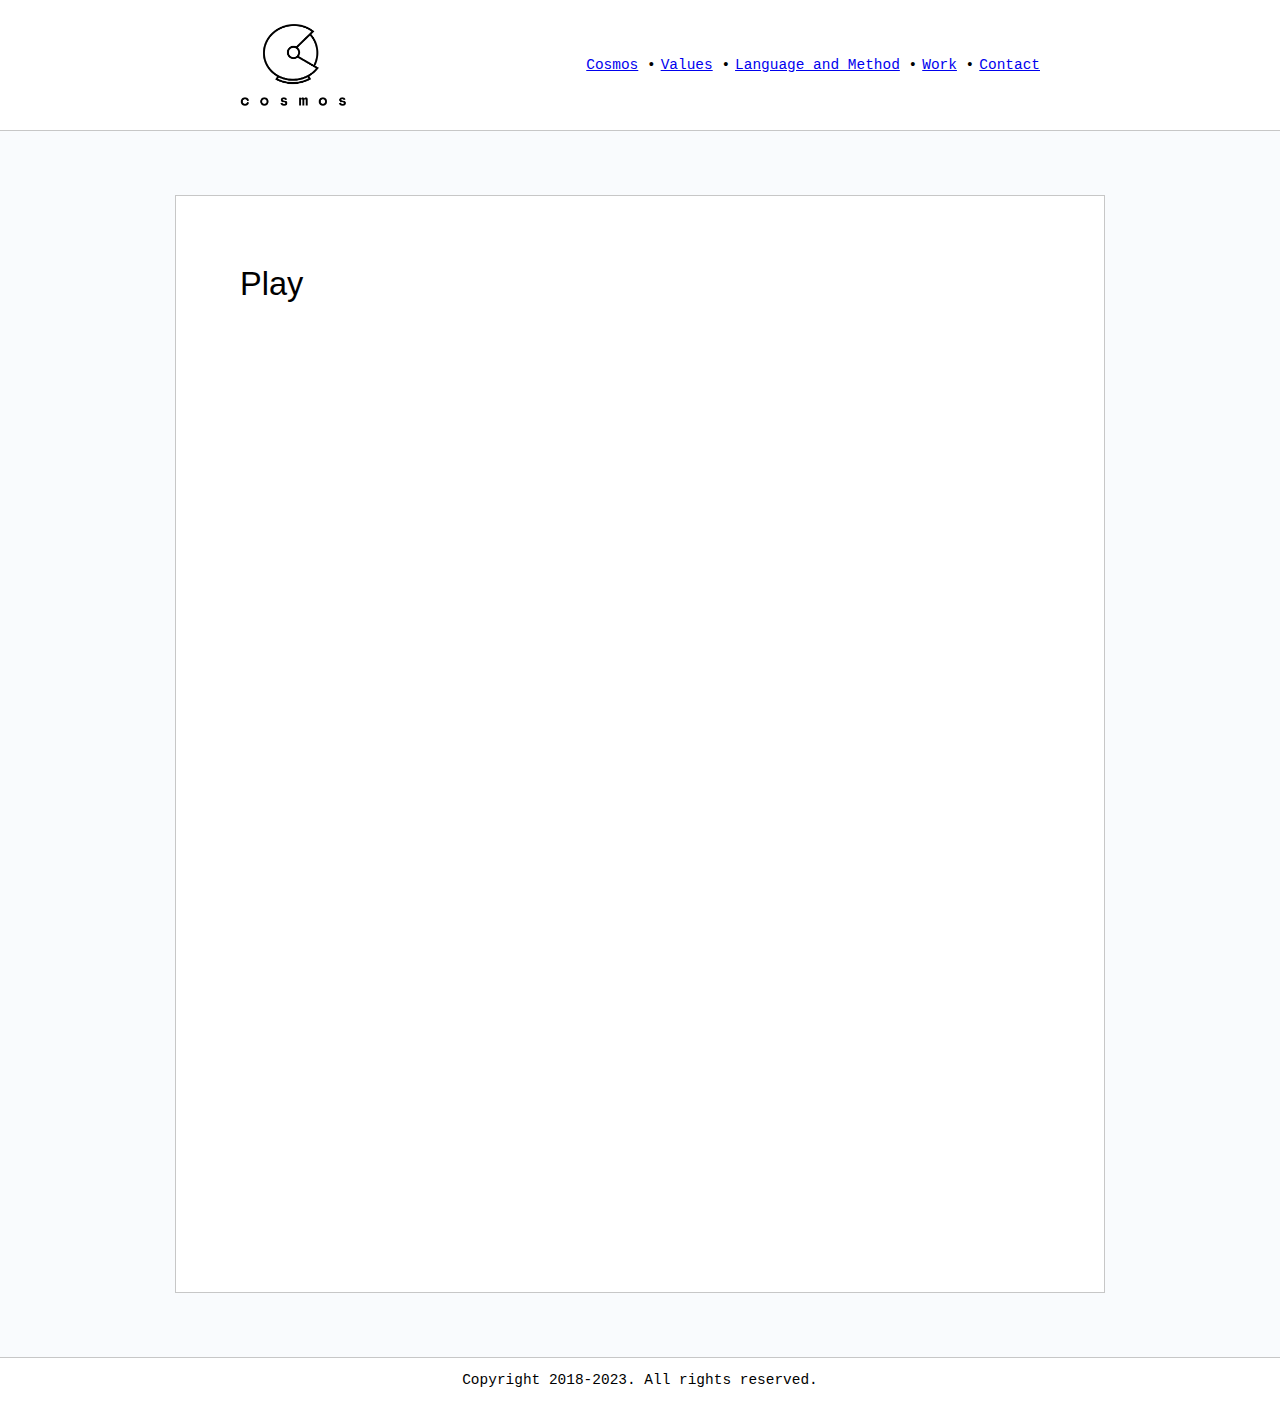
<file: public/play/index.html>
<!DOCTYPE html>
<html lang="en-us" dir="ltr">
<head>
  <meta charset="utf-8">
<meta name="viewport" content="width=device-width">
<title>Cosmos | Play</title>
<link rel="apple-touch-icon" sizes="180x180" href="/apple-touch-icon.png">
<link rel="icon" type="image/png" sizes="32x32" href="/favicon-32x32.png">
<link rel="icon" type="image/png" sizes="16x16" href="/favicon-16x16.png">
<link rel="manifest" href="/site.webmanifest">
<link rel="mask-icon" href="/safari-pinned-tab.svg" color="#5bbad5">
<meta name="msapplication-TileColor" content="#000000">
<meta name="theme-color" content="#000000">

<link rel="stylesheet" href="/css/main.css">
    <link rel="stylesheet" href="/css/content.css">




</head>
<body>
  <header>
    


<div class="logo">
    
        <img src="/logo-with-type-black.png" width="844" height="618">
    
</div>

    <nav>
        <ul>
            
                <li><a href="/">Cosmos</a></li>
            
            
            
            
                
                    
                        <li><a href="/values/">Values</a></li>
                    
                
            
                
                    
                        <li><a href="/language-and-method/">Language and Method</a></li>
                    
                
            
                
                    
                        <li><a href="/work/">Work</a></li>
                    
                
            
                
                    
                        <li><a href="/contact/">Contact</a></li>
                    
                
            
        </ul>
    </nav>


  </header>
  <main>
    
    <div class="background">
        <div class="document">
            <h1 class="title">Play</h1>
            <h1 class="subtitle"></h1>
            
        </div>
    </div>

  </main>
  <footer>
    <p>Copyright 2018-2023. All rights reserved.</p>

  </footer>
</body>
</html>
</file>
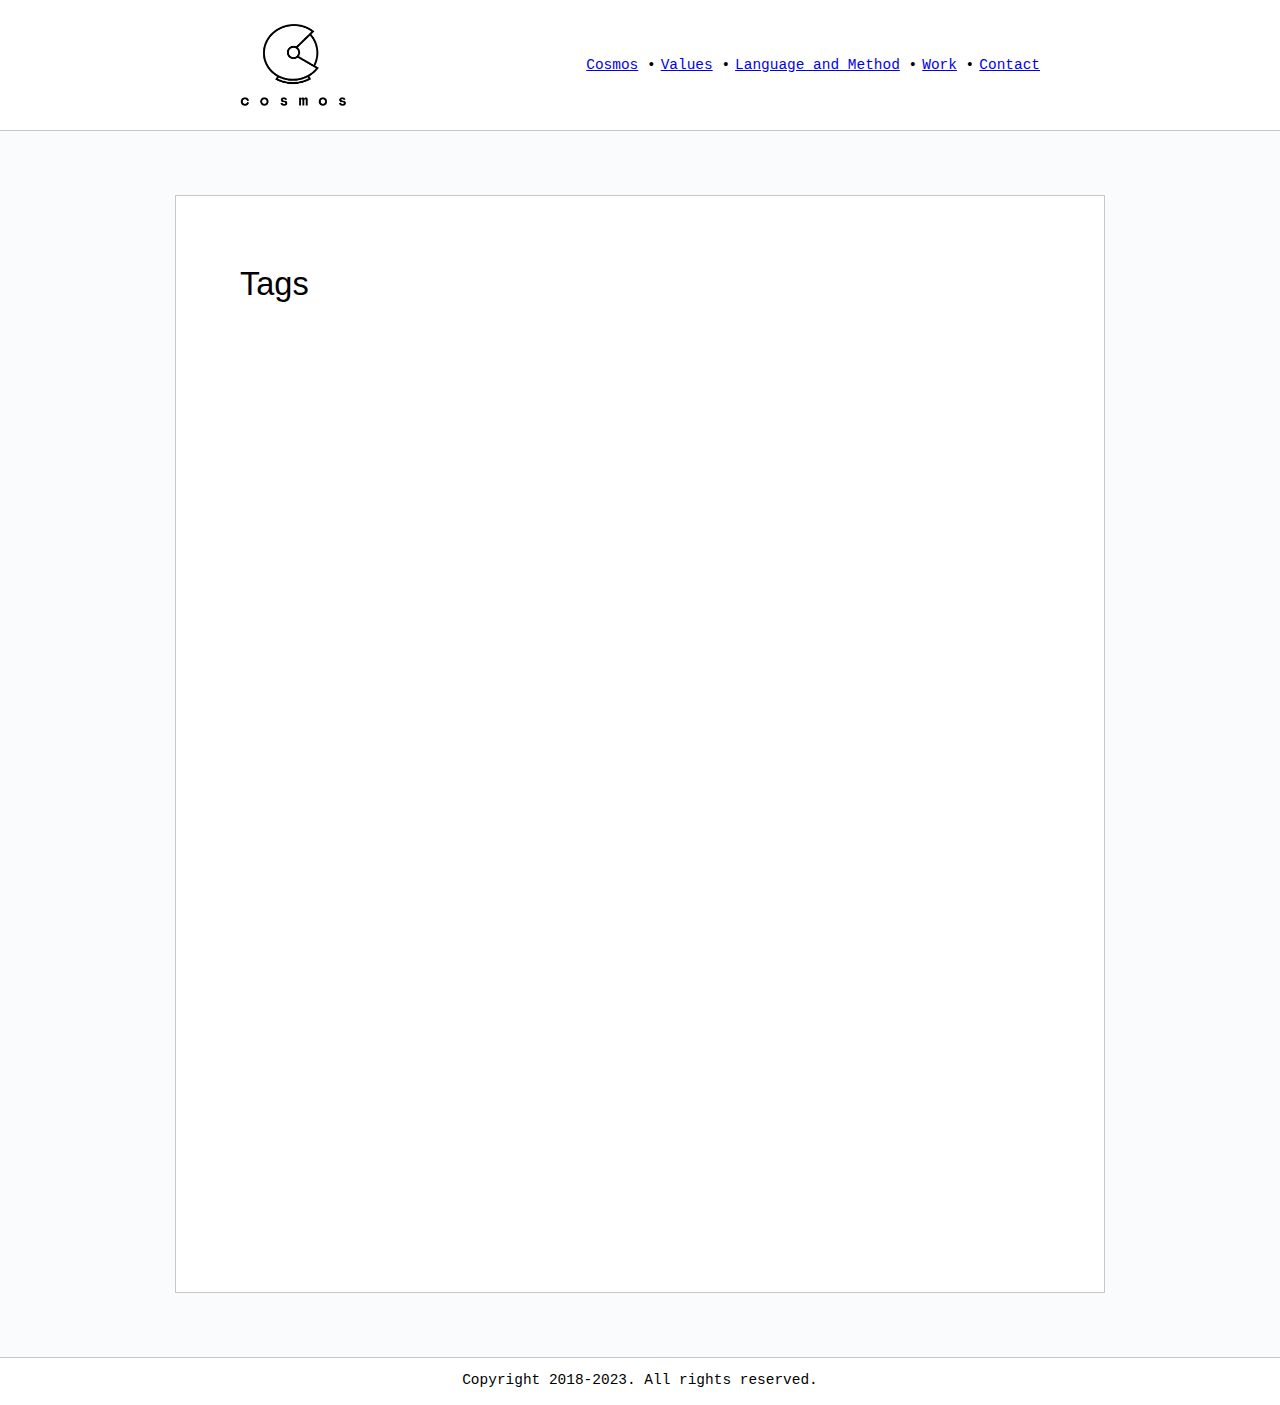
<file: public/tags/index.html>
<!DOCTYPE html>
<html lang="en-us" dir="ltr">
<head>
  <meta charset="utf-8">
<meta name="viewport" content="width=device-width">
<title>Cosmos | Tags</title>
<link rel="apple-touch-icon" sizes="180x180" href="/apple-touch-icon.png">
<link rel="icon" type="image/png" sizes="32x32" href="/favicon-32x32.png">
<link rel="icon" type="image/png" sizes="16x16" href="/favicon-16x16.png">
<link rel="manifest" href="/site.webmanifest">
<link rel="mask-icon" href="/safari-pinned-tab.svg" color="#5bbad5">
<meta name="msapplication-TileColor" content="#000000">
<meta name="theme-color" content="#000000">

<link rel="stylesheet" href="/css/main.css">
    <link rel="stylesheet" href="/css/content.css">




</head>
<body>
  <header>
    


<div class="logo">
    
        <img src="/logo-with-type-black.png" width="844" height="618">
    
</div>

    <nav>
        <ul>
            
                <li><a href="/">Cosmos</a></li>
            
            
            
            
                
                    
                        <li><a href="/values/">Values</a></li>
                    
                
            
                
                    
                        <li><a href="/language-and-method/">Language and Method</a></li>
                    
                
            
                
                    
                        <li><a href="/work/">Work</a></li>
                    
                
            
                
                    
                        <li><a href="/contact/">Contact</a></li>
                    
                
            
        </ul>
    </nav>


  </header>
  <main>
    
    <div class="background">
        <div class="document">
            <h1 class="title">Tags</h1>
            <h1 class="subtitle"></h1>
            
        </div>
    </div>

  </main>
  <footer>
    <p>Copyright 2018-2023. All rights reserved.</p>

  </footer>
</body>
</html>
</file>
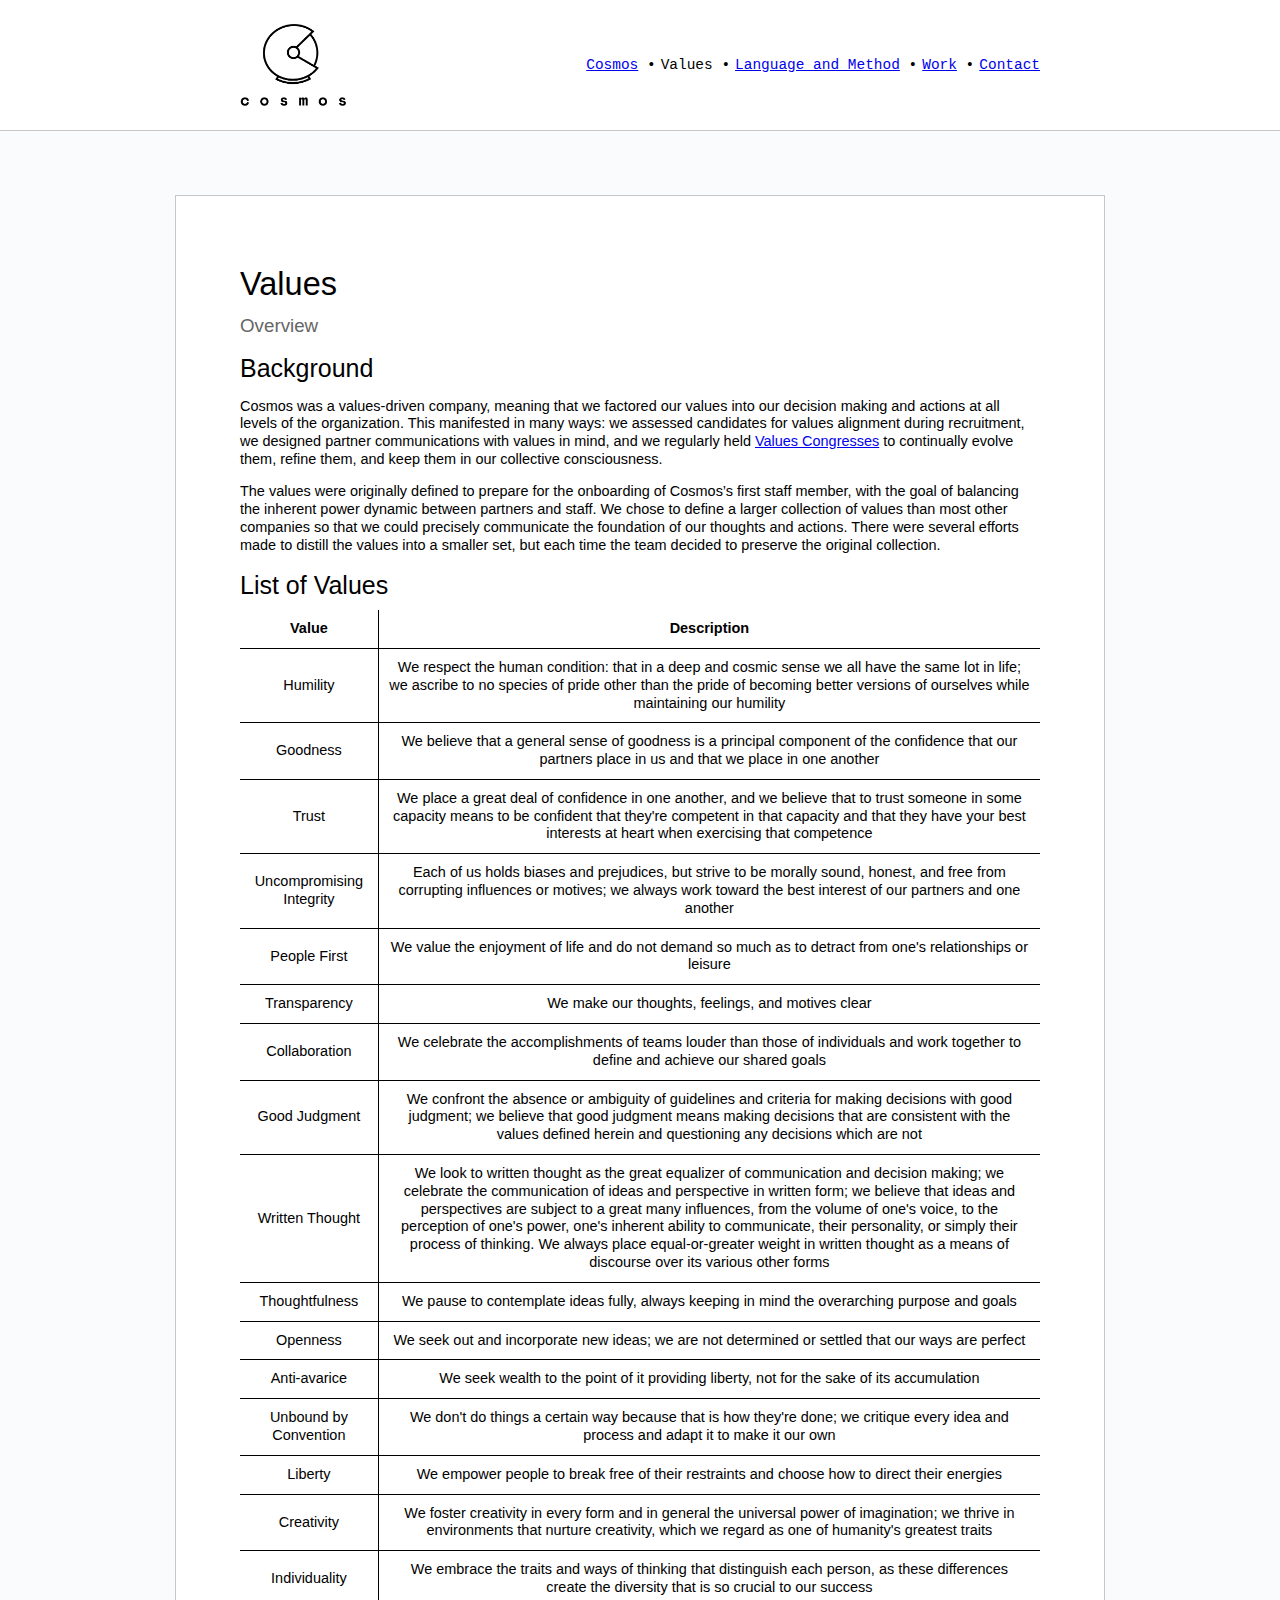
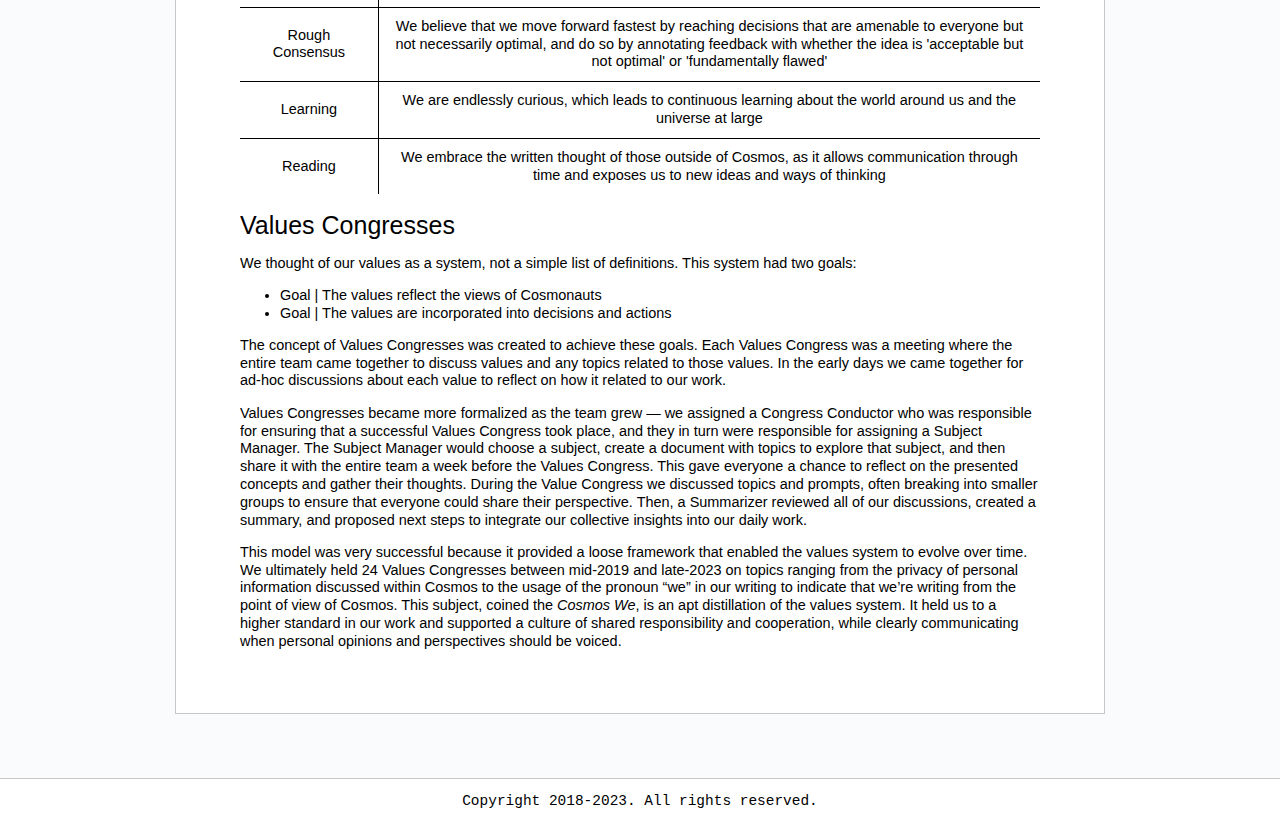
<file: public/values/index.html>
<!DOCTYPE html>
<html lang="en-us" dir="ltr">
<head>
  <meta charset="utf-8">
<meta name="viewport" content="width=device-width">
<title>Cosmos | Values</title>
<link rel="apple-touch-icon" sizes="180x180" href="/apple-touch-icon.png">
<link rel="icon" type="image/png" sizes="32x32" href="/favicon-32x32.png">
<link rel="icon" type="image/png" sizes="16x16" href="/favicon-16x16.png">
<link rel="manifest" href="/site.webmanifest">
<link rel="mask-icon" href="/safari-pinned-tab.svg" color="#5bbad5">
<meta name="msapplication-TileColor" content="#000000">
<meta name="theme-color" content="#000000">

<link rel="stylesheet" href="/css/main.css">
    <link rel="stylesheet" href="/css/content.css">




</head>
<body>
  <header>
    


<div class="logo">
    
        <img src="/logo-with-type-black.png" width="844" height="618">
    
</div>

    <nav>
        <ul>
            
                <li><a href="/">Cosmos</a></li>
            
            
            
            
                
                    
                        <li>Values</li>
                    
                
            
                
                    
                        <li><a href="/language-and-method/">Language and Method</a></li>
                    
                
            
                
                    
                        <li><a href="/work/">Work</a></li>
                    
                
            
                
                    
                        <li><a href="/contact/">Contact</a></li>
                    
                
            
        </ul>
    </nav>


  </header>
  <main>
    
    <div class="background">
        <div class="document">
            <h1 class="title">Values</h1>
            <h1 class="subtitle">Overview</h1>
            <h1 id="background">Background</h1>
<p>Cosmos was a values-driven company, meaning that we factored our values into our decision making and actions at all levels of the organization. This manifested in many ways: we assessed candidates for values alignment during recruitment, we designed partner communications with values in mind, and we regularly held <a href="#values-congresses">Values Congresses</a> to continually evolve them, refine them, and keep them in our collective consciousness.</p>
<p>The values were originally defined to prepare for the onboarding of Cosmos&rsquo;s first staff member, with the goal of balancing the inherent power dynamic between partners and staff. We chose to define a larger collection of values than most other companies so that we could precisely communicate the foundation of our thoughts and actions. There were several efforts made to distill the values into a smaller set, but each time the team decided to preserve the original collection.</p>
<h1 id="list-of-values">List of Values</h1>
<table class='values'>
    <thead>
        <tr>
            <th>Value</th>
            <th>Description</th>
        </tr>
    </thead>
    <tbody>
        
            <tr>
                <td>Humility</td>
                <td>We respect the human condition: that in a deep and cosmic sense we all have the same lot in life; we ascribe to no species of pride other than the pride of becoming better versions of ourselves while maintaining our humility</td>
            </tr>
        
            <tr>
                <td>Goodness</td>
                <td>We believe that a general sense of goodness is a principal component of the confidence that our partners place in us and that we place in one another</td>
            </tr>
        
            <tr>
                <td>Trust</td>
                <td>We place a great deal of confidence in one another, and we believe that to trust someone in some capacity means to be confident that they&#39;re competent in that capacity and that they have your best interests at heart when exercising that competence</td>
            </tr>
        
            <tr>
                <td>Uncompromising Integrity</td>
                <td>Each of us holds biases and prejudices, but strive to be morally sound, honest, and free from corrupting influences or motives; we always work toward the best interest of our partners and one another</td>
            </tr>
        
            <tr>
                <td>People First</td>
                <td>We value the enjoyment of life and do not demand so much as to detract from one&#39;s relationships or leisure</td>
            </tr>
        
            <tr>
                <td>Transparency</td>
                <td>We make our thoughts, feelings, and motives clear</td>
            </tr>
        
            <tr>
                <td>Collaboration</td>
                <td>We celebrate the accomplishments of teams louder than those of individuals and work together to define and achieve our shared goals</td>
            </tr>
        
            <tr>
                <td>Good Judgment</td>
                <td>We confront the absence or ambiguity of guidelines and criteria for making decisions with good judgment; we believe that good judgment means making decisions that are consistent with the values defined herein and questioning any decisions which are not</td>
            </tr>
        
            <tr>
                <td>Written Thought</td>
                <td>We look to written thought as the great equalizer of communication and decision making; we celebrate the communication of ideas and perspective in written form; we believe that ideas and perspectives are subject to a great many influences, from the volume of one&#39;s voice, to the perception of one&#39;s power, one&#39;s inherent ability to communicate, their personality, or simply their process of thinking. We always place equal-or-greater weight in written thought as a means of discourse over its various other forms</td>
            </tr>
        
            <tr>
                <td>Thoughtfulness</td>
                <td>We pause to contemplate ideas fully, always keeping in mind the overarching purpose and goals</td>
            </tr>
        
            <tr>
                <td>Openness</td>
                <td>We seek out and incorporate new ideas; we are not determined or settled that our ways are perfect</td>
            </tr>
        
            <tr>
                <td>Anti-avarice</td>
                <td>We seek wealth to the point of it providing liberty, not for the sake of its accumulation</td>
            </tr>
        
            <tr>
                <td>Unbound by Convention</td>
                <td>We don&#39;t do things a certain way because that is how they&#39;re done; we critique every idea and process and adapt it to make it our own</td>
            </tr>
        
            <tr>
                <td>Liberty</td>
                <td>We empower people to break free of their restraints and choose how to direct their energies</td>
            </tr>
        
            <tr>
                <td>Creativity</td>
                <td>We foster creativity in every form and in general the universal power of imagination; we thrive in environments that nurture creativity, which we regard as one of humanity&#39;s greatest traits</td>
            </tr>
        
            <tr>
                <td>Individuality</td>
                <td>We embrace the traits and ways of thinking that distinguish each person, as these differences create the diversity that is so crucial to our success</td>
            </tr>
        
            <tr>
                <td>Rough Consensus</td>
                <td>We believe that we move forward fastest by reaching decisions that are amenable to everyone but not necessarily optimal, and do so by annotating feedback with whether the idea is &#39;acceptable but not optimal&#39; or &#39;fundamentally flawed&#39;</td>
            </tr>
        
            <tr>
                <td>Learning</td>
                <td>We are endlessly curious, which leads to continuous learning about the world around us and the universe at large</td>
            </tr>
        
            <tr>
                <td>Reading</td>
                <td>We embrace the written thought of those outside of Cosmos, as it allows communication through time and exposes us to new ideas and ways of thinking</td>
            </tr>
        
    </tbody>
</table>

<h1 id="values-congresses">Values Congresses</h1>
<p>We thought of our values as a system, not a simple list of definitions. This system had two goals:</p>
<ul>
<li>Goal | The values reflect the views of Cosmonauts</li>
<li>Goal | The values are incorporated into decisions and actions</li>
</ul>
<p>The concept of Values Congresses was created to achieve these goals. Each Values Congress was a meeting where the entire team came together to discuss values and any topics related to those values. In the early days we came together for ad-hoc discussions about each value to reflect on how it related to our work.</p>
<p>Values Congresses became more formalized as the team grew — we assigned a Congress Conductor who was responsible for ensuring that a successful Values Congress took place, and they in turn were responsible for assigning a Subject Manager. The Subject Manager would choose a subject, create a document with topics to explore that subject, and then share it with the entire team a week before the Values Congress. This gave everyone a chance to reflect on the presented concepts and gather their thoughts. During the Value Congress we discussed topics and prompts, often breaking into smaller groups to ensure that everyone could share their perspective. Then, a Summarizer reviewed all of our discussions, created a summary, and proposed next steps to integrate our collective insights into our daily work.</p>
<p>This model was very successful because it provided a loose framework that enabled the values system to evolve over time. We ultimately held 24 Values Congresses between mid-2019 and late-2023 on topics ranging from the privacy of personal information discussed within Cosmos to the usage of the pronoun &ldquo;we&rdquo; in our writing to indicate that we&rsquo;re writing from the point of view of Cosmos. This subject, coined the <em>Cosmos We</em>, is an apt distillation of the values system. It held us to a higher standard in our work and supported a culture of shared responsibility and cooperation, while clearly communicating when personal opinions and perspectives should be voiced.</p>

        </div>
    </div>

  </main>
  <footer>
    <p>Copyright 2018-2023. All rights reserved.</p>

  </footer>
</body>
</html>
</file>
<file: css/main.css>
html {
    font-size: 20px;
}

body {
    font-family: Arial, sans-serif;
}

h1 {
    font-size: 1.25rem; /* 20pt / 16px; */
    font-weight: normal;
}

h1.title {
    font-size: 1.625rem; /* 26pt / 16px; */
    font-weight: normal;
    margin-bottom: 0;
}

h1.subtitle {
    font-size: 0.9375rem; /* 15pt / 16px; */
    color: #666666;
    font-weight: normal;
}

h2 {
    font-size: 1.0rem; /* 16pt / 16px; */
    font-weight: normal;
}

h3 {
    font-size: 0.875rem; /* 14pt / 16px; */
    color: #333333;
    font-weight: normal;
}

h4 {
    font-size: 0.75rem; /* 12pt / 16px; */
    color: #666666;
    font-weight: normal;
}

h1, h2, h3, h4 {
    margin-bottom: 0.5rem;
}

p, ul, th, td, pre {
    font-size: 0.723rem;
    line-height: 0.89rem;
}

pre {
    background-color: #ddd;
    padding: 15px 0px 15px 15px;
    overflow: scroll;
}

blockquote {
    background-color: #f3f3f3;
    padding: 5px 10px;
}

ul {
    margin-top: 0rem;
}

header {
    max-width: 800px;
    margin: 0 auto;
    padding: 24px 48px;
    display: flex;
    align-items: center;
    justify-content: space-between;
}

header .logo {
    display: flex;
    align-items: center;
    gap: 15px;
}

header .logo img {
    width: 112px;
    height: auto;
}

nav {
    font-family: 'Courier New', monospace;
}

nav ul {
    list-style: none;
    display: flex;
    margin-top: 16px;
    padding: 0;
}

nav li:not(:last-child)::after {
    content: " • ";
    margin-right: 5px;
}

footer nav ul {
    margin-bottom: 0px;
}

footer {
    display: flex;
    flex-direction: column;
    align-items: center;
    font-family: 'Courier New', monospace;
    padding: 0px 10px;
}

@media screen and (max-width: 350px) {
    header {
        flex-direction: column;
        gap: 30px;
    }
}

@media screen and (max-width: 700px) {
    header {
        padding: 24px 24px;
    }

    footer {
        padding-top: 20px;
    }

    nav ul {
        list-style: disc;
        display: block;
        margin-top: 0px;
    }
    
    header nav ul {
        padding: 0px;
    }

    nav li:not(:last-child)::after {
        content: none;
        margin-right: 0px;
    }

    blockquote {
        margin-inline-start: 0px;
        margin-inline-end:   0px;
    }
}
</file>
<file: css/home.css>
html, body {
    margin: 0;
}

body {
    color: white;
    background-color: black;
    background: url('/stars-background.jpeg') no-repeat center center fixed;
    background-size: cover;
    height: 100vh;
}

body a {
    color: white;
    text-decoration: underline;
}

main {
    margin: 0;
    display: flex;
    justify-content: center;
    min-height: 75vh;
}

main .content {
    max-width: 600px;
    width: 100%;
    padding: 0 16px;
    box-sizing: border-box;
}
</file>
<file: css/content.css>
body {
    margin: 0;
}

.background {
    background-color: #f9fbfd;
    padding: 64px 32px;
    border-top: 1px solid #c7c7c7;
    border-bottom: 1px solid #c7c7c7;
}

.document {
    min-height: 1000px;
    max-width: 800px;
    margin: 0 auto;
    background-color: #ffffff;
    padding: 48px 64px;
    border: 1px solid #c7c7c7;
}

table.values {
    border-collapse: collapse;
}

table.values th, table.values td {
    border: none;
    padding: 0.5rem;
    text-align: center;
}

table.values thead tr,
table.values tbody tr:not(:last-child) {
    border-bottom: 1px solid black;
}

table.values th:first-child, table.values td:first-child {
    border-right: 1px solid black;
}

table.workflow-optimization-phases {
    margin-left: 20px;
    margin-top: 20px;
    margin-bottom: 30px;
}

table.workflow-optimization-phases th {
    text-align: left;
    vertical-align: top;
}

table.workflow-optimization-phases th .phase-name {
    font-size: 1.2em;
}

table.workflow-optimization-phases th .phase-duration {
    font-size: 0.8em;
    font-weight: normal;
}

@media screen and (max-width: 450px) {
    .background {
        padding: 64px 12px;
    }

    .document {
        padding: 48px 32px;
    }

    table.workflow-optimization-phases {
        margin-left: 0px;
    }

    table.values {
        margin-right: 32px;
    }

    table.values thead {
        display: none;
    }

    table.values thead tr,
    table.values tbody tr:not(:last-child) {
        border-bottom: none;
    }

    table.values td:first-child {
        font-weight: bold;
        border: none;
    }

    table.values td,
    table.workflow-optimization-phases th,
    table.workflow-optimization-phases td {
        display: block;
        width: 100%;
    }

    table.values td:not(:last-child) {
        border-bottom: 1px solid #c7c7c7;
    }

    table.workflow-optimization-phases tr:not(:last-child) td {
        border-bottom: 1px solid #c7c7c7;
        margin-bottom: 15px;
    }

    table.workflow-optimization-phases ul {
        margin-top: 10px;
        padding-inline-start: 10px;
    }
}
</file>
